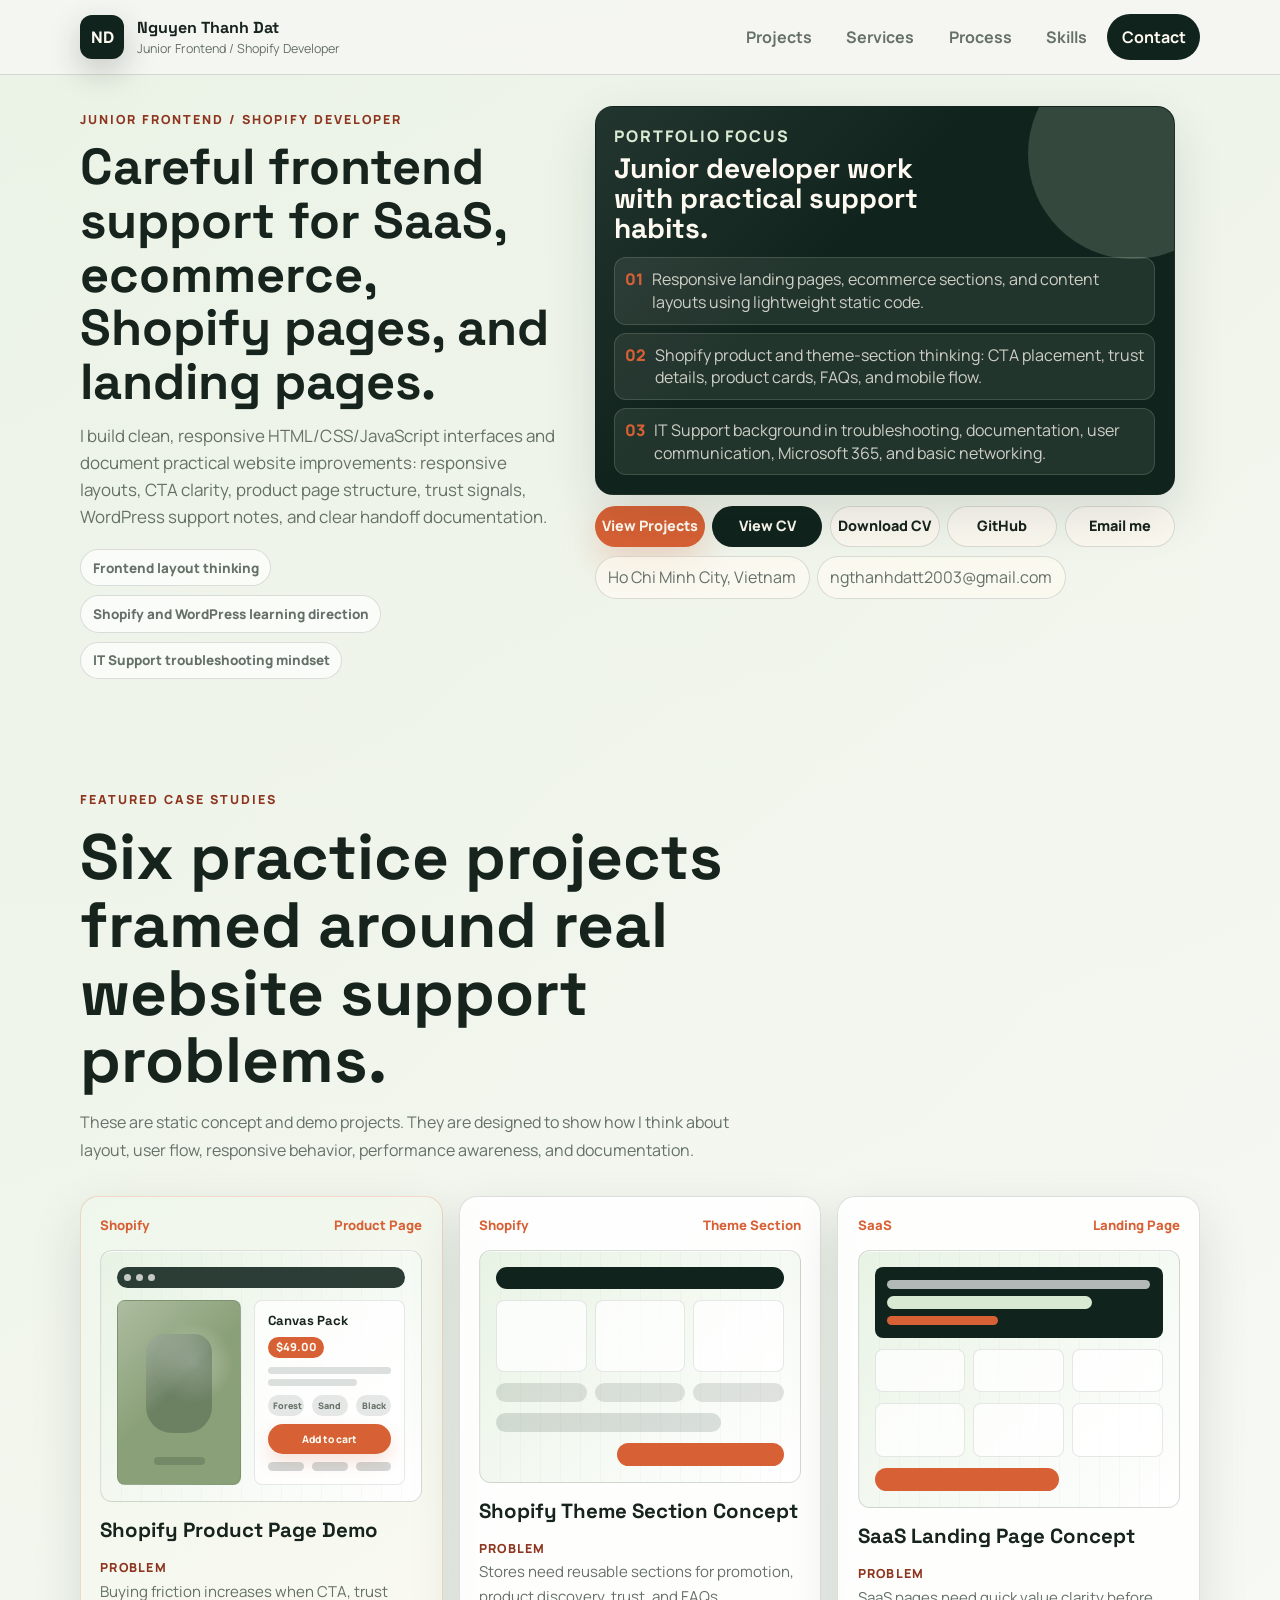
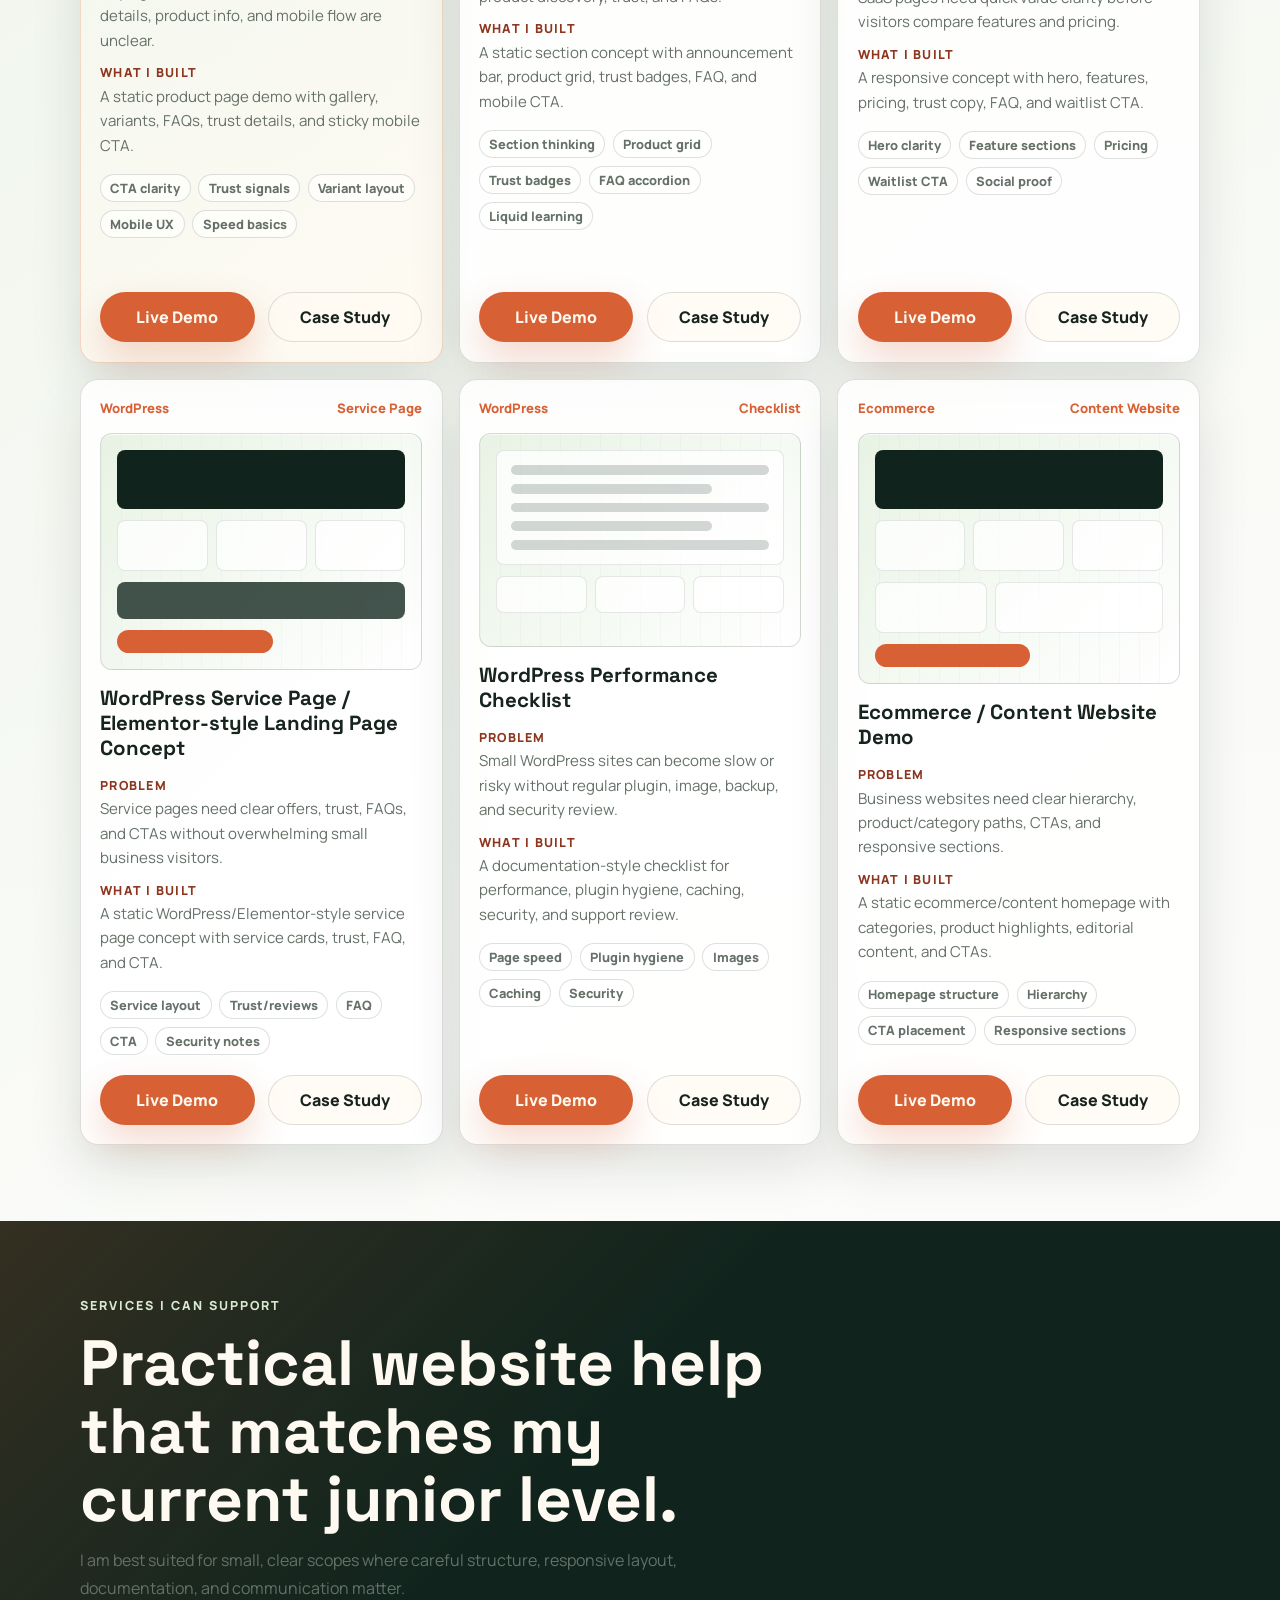
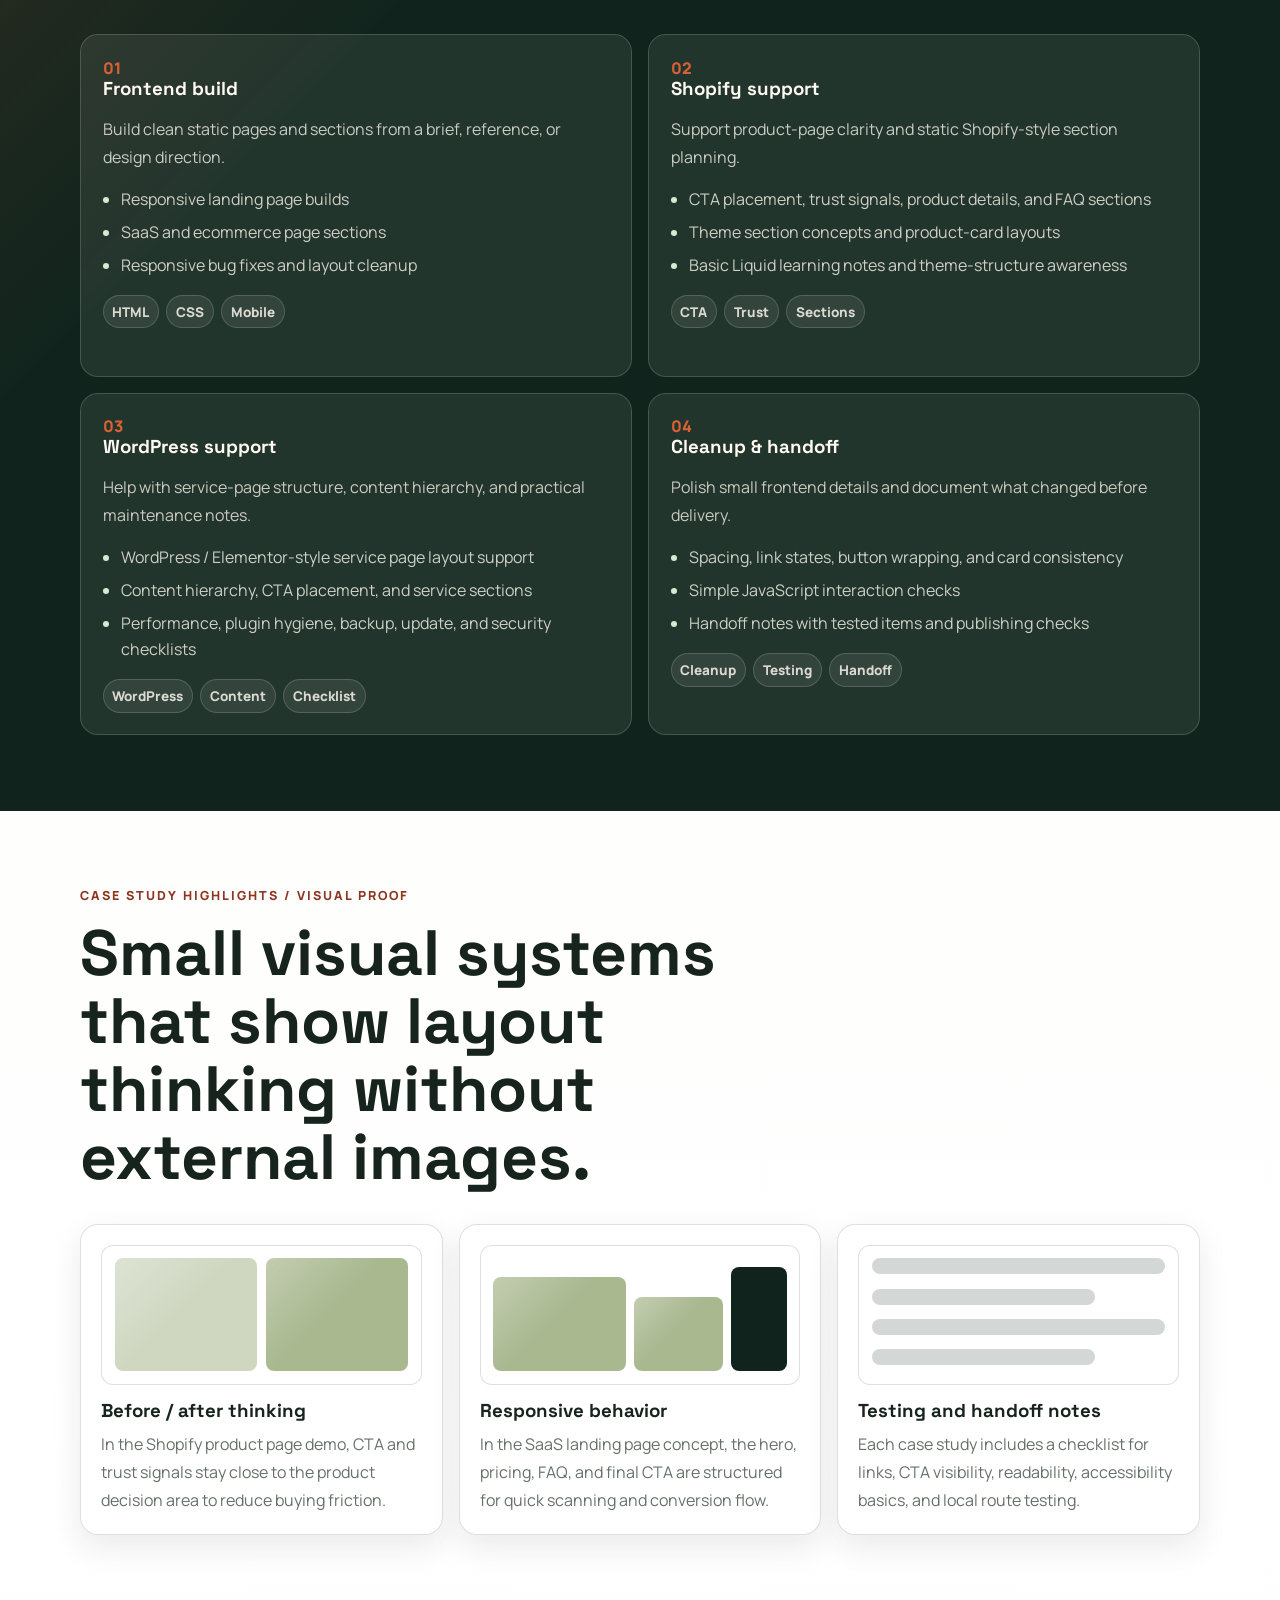
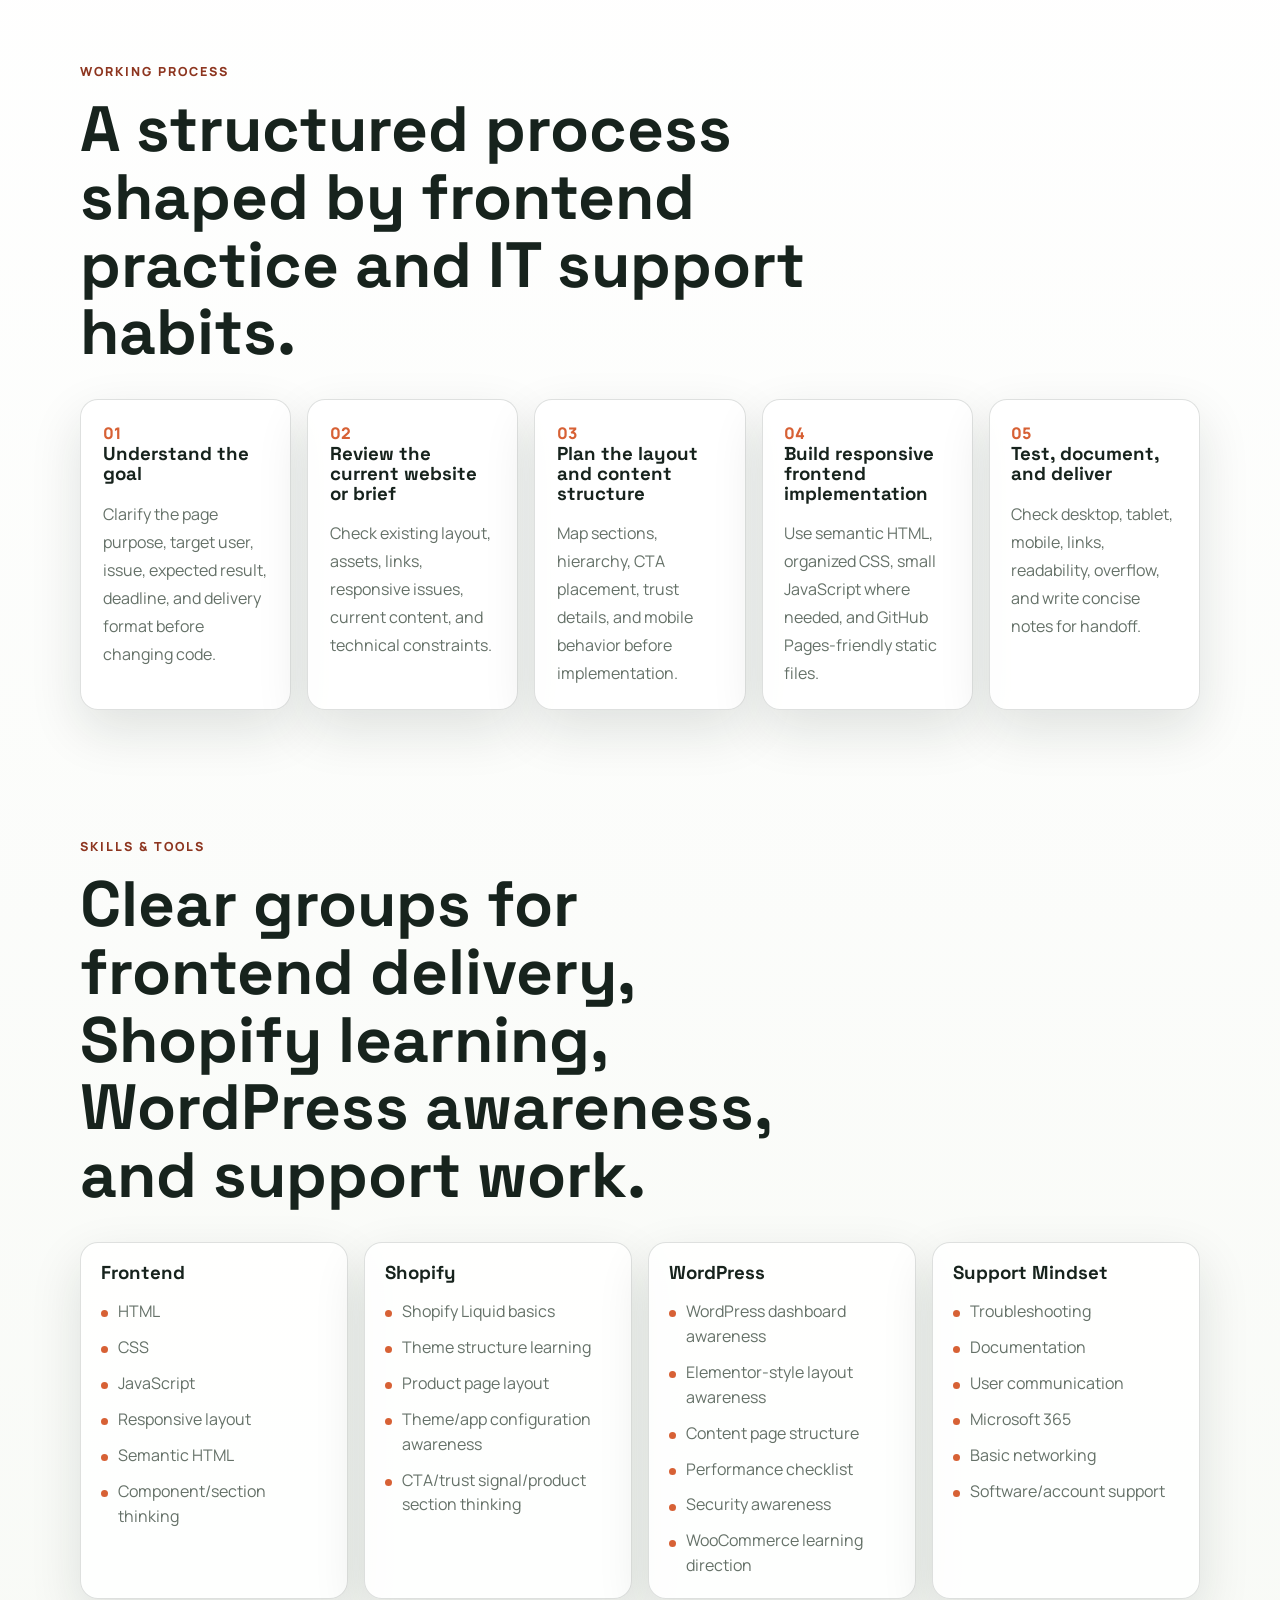
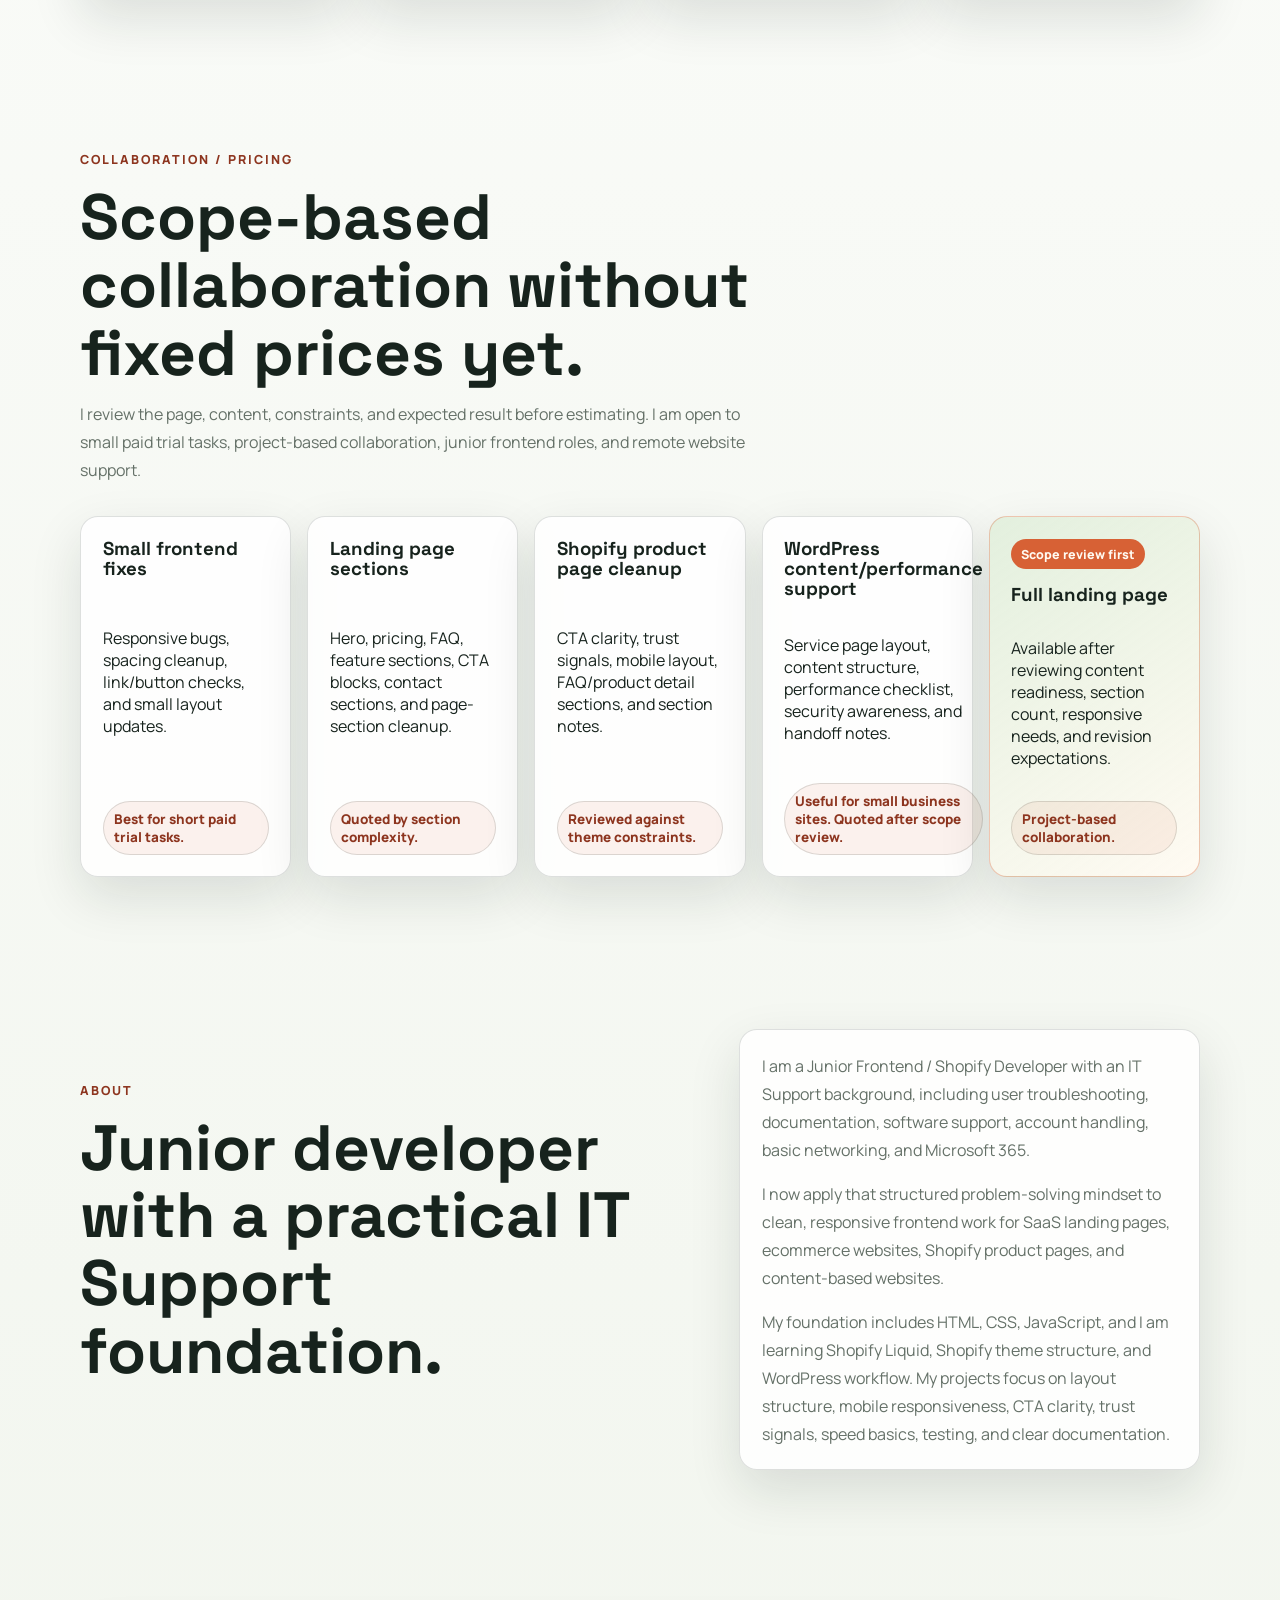
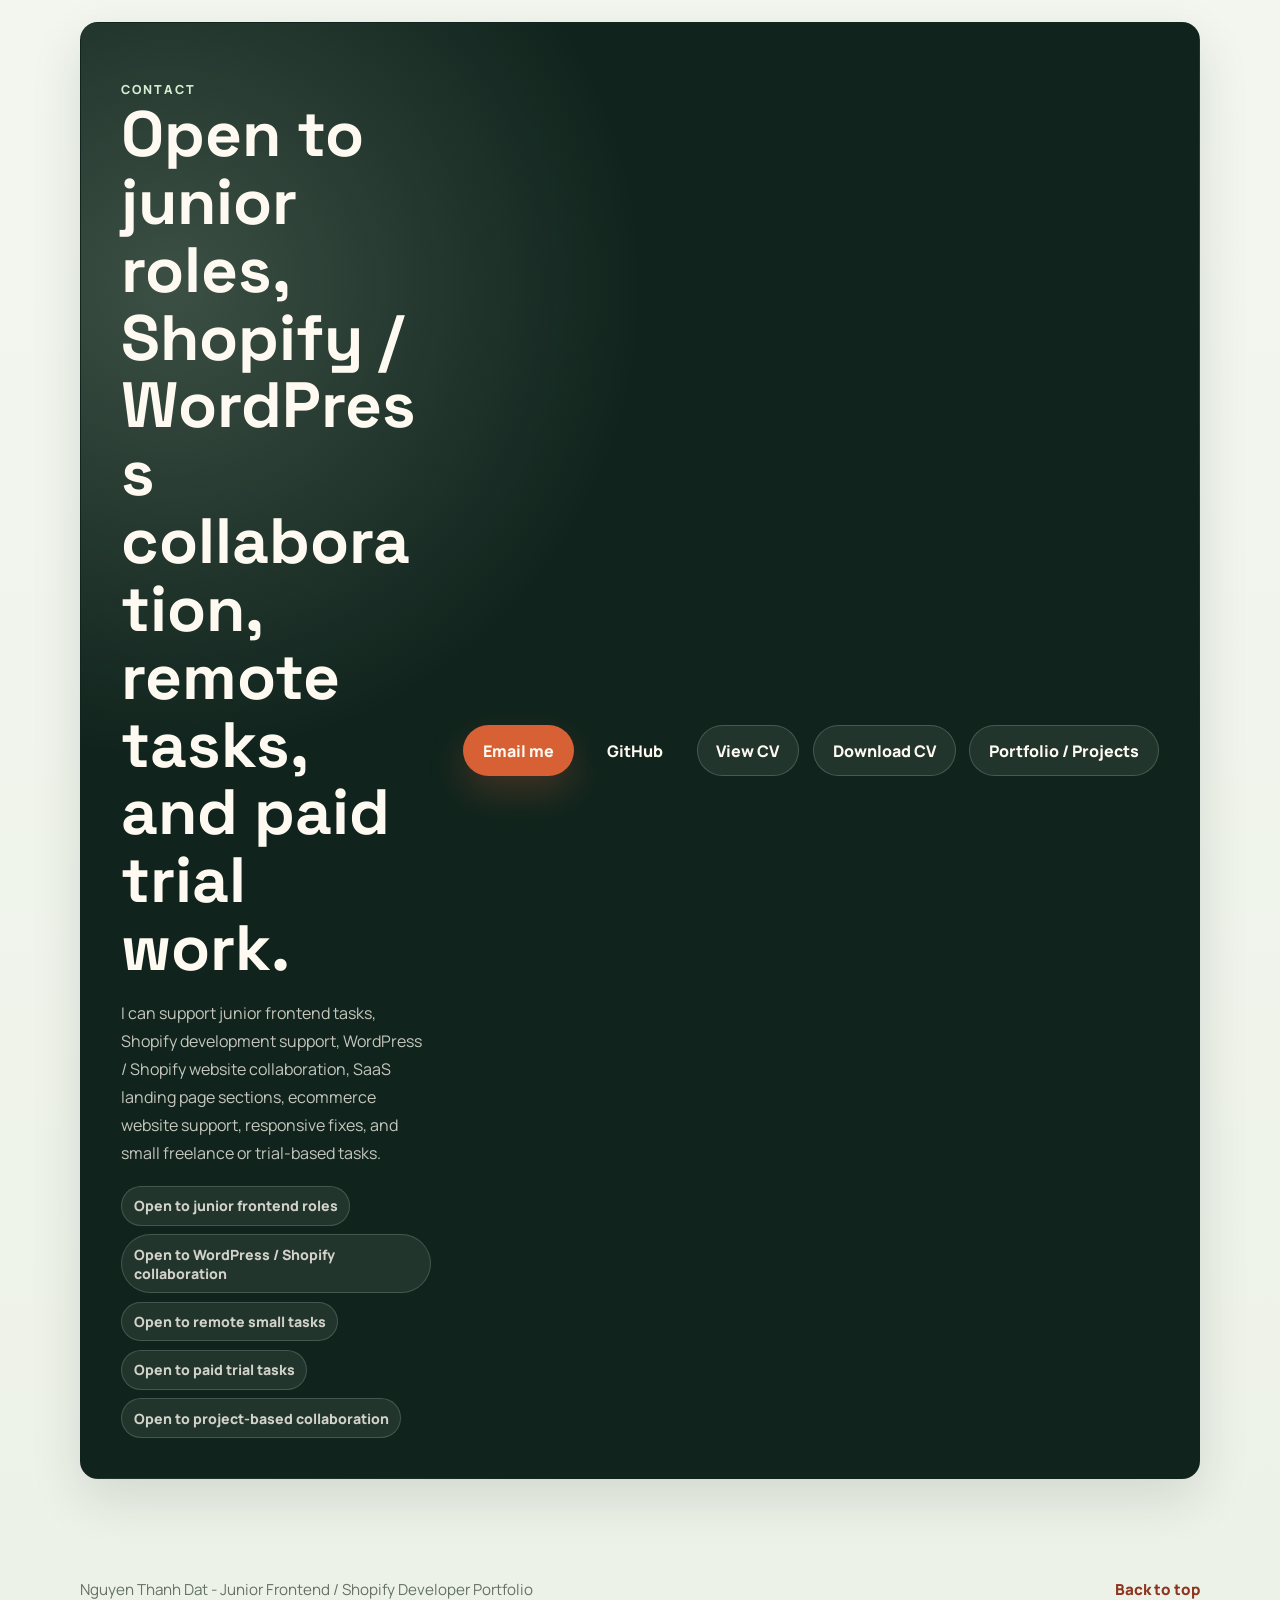
<file: index.html>
<!DOCTYPE html>
<html lang="en">
  <head>
    <meta charset="UTF-8" />
    <meta name="viewport" content="width=device-width, initial-scale=1.0" />
    <meta
      name="description"
      content="Portfolio of Nguyen Thanh Dat, a Junior Frontend / Shopify Developer with IT Support background, focused on responsive SaaS, ecommerce, Shopify, WordPress, and landing page support."
    />
    <title>Nguyen Thanh Dat | Junior Frontend / Shopify Developer Portfolio</title>
    <link rel="canonical" href="https://liam4503.github.io/shopify-frontend-portfolio/" />
    <meta name="robots" content="index, follow" />
    <meta name="author" content="Nguyen Thanh Dat" />
    <meta property="og:title" content="Nguyen Thanh Dat | Junior Frontend / Shopify Developer Portfolio" />
    <meta
      property="og:description"
      content="Junior frontend portfolio for Shopify, WordPress, SaaS landing pages, ecommerce sections, responsive fixes, documentation, and website collaboration support."
    />
    <meta property="og:type" content="website" />
    <meta property="og:url" content="https://liam4503.github.io/shopify-frontend-portfolio/" />
    <meta property="og:image" content="https://liam4503.github.io/shopify-frontend-portfolio/assets/og-image.png" />
    <meta property="og:image:width" content="1200" />
    <meta property="og:image:height" content="630" />
    <meta property="og:image:alt" content="Nguyen Thanh Dat Junior Frontend and Shopify Developer portfolio preview" />
    <meta property="og:site_name" content="Nguyen Thanh Dat Portfolio" />
    <meta name="twitter:card" content="summary_large_image" />
    <meta name="twitter:title" content="Nguyen Thanh Dat | Junior Frontend / Shopify Developer Portfolio" />
    <meta
      name="twitter:description"
      content="Junior frontend portfolio for Shopify, WordPress, SaaS landing pages, ecommerce sections, responsive fixes, documentation, and website collaboration support."
    />
    <meta name="twitter:image" content="https://liam4503.github.io/shopify-frontend-portfolio/assets/og-image.png" />
    <meta name="twitter:image:alt" content="Nguyen Thanh Dat Junior Frontend and Shopify Developer portfolio preview" />
    <link rel="preconnect" href="https://fonts.googleapis.com" />
    <link rel="preconnect" href="https://fonts.gstatic.com" crossorigin />
    <link
      href="https://fonts.googleapis.com/css2?family=Manrope:wght@400;500;600;700;800&family=Space+Grotesk:wght@500;600;700&display=swap"
      rel="stylesheet"
    />
    <link rel="stylesheet" href="./styles.css" />
  </head>
  <body>
    <a class="skip-link" href="#main">Skip to content</a>

    <header class="site-header">
      <div class="container nav-wrap">
        <a class="brand" href="./index.html#home" aria-label="Nguyen Thanh Dat home">
          <span class="brand-mark">ND</span>
          <span>
            <strong>Nguyen Thanh Dat</strong>
            <small>Junior Frontend / Shopify Developer</small>
          </span>
        </a>

        <button
          class="nav-toggle"
          type="button"
          aria-label="Open navigation"
          aria-controls="primary-nav"
          aria-expanded="false"
        >
          <span></span>
          <span></span>
          <span></span>
        </button>

        <nav class="site-nav" id="primary-nav" aria-label="Primary navigation">
          <a href="./index.html#projects">Projects</a>
          <a href="./index.html#services">Services</a>
          <a href="./index.html#process">Process</a>
          <a href="./index.html#skills">Skills</a>
          <a class="nav-button" href="./index.html#contact">Contact</a>
        </nav>
      </div>
    </header>

    <main id="main">
      <section class="hero section" id="home">
        <div class="container hero-grid">
          <div class="hero-copy reveal">
            <p class="eyebrow">Junior Frontend / Shopify Developer</p>
            <h1>Careful frontend support for SaaS, ecommerce, Shopify pages, and landing pages.</h1>
            <p class="hero-text">
              I build clean, responsive HTML/CSS/JavaScript interfaces and document
              practical website improvements: responsive layouts, CTA clarity, product
              page structure, trust signals, WordPress support notes, and clear handoff
              documentation.
            </p>
            <ul class="hero-proof-list" aria-label="Portfolio positioning">
              <li>Frontend layout thinking</li>
              <li>Shopify and WordPress learning direction</li>
              <li>IT Support troubleshooting mindset</li>
            </ul>
          </div>

          <div class="hero-right reveal reveal-delay">
            <aside class="hero-card" aria-label="Portfolio focus summary">
              <p class="card-kicker">Portfolio Focus</p>
              <h2>Junior developer work with practical support habits.</h2>
              <div class="focus-list">
                <article>
                  <span>01</span>
                  <p>Responsive landing pages, ecommerce sections, and content layouts using lightweight static code.</p>
                </article>
                <article>
                  <span>02</span>
                  <p>Shopify product and theme-section thinking: CTA placement, trust details, product cards, FAQs, and mobile flow.</p>
                </article>
                <article>
                  <span>03</span>
                  <p>IT Support background in troubleshooting, documentation, user communication, Microsoft 365, and basic networking.</p>
                </article>
              </div>
            </aside>

            <div class="hero-side-panel" aria-label="Hero actions and contact information">
              <div class="hero-actions">
                <a class="button button-primary" href="#projects">View Projects</a>
                <a class="button button-secondary" href="./cv.html">View CV</a>
                <a class="button button-ghost" href="./Nguyen_Thanh_Dat_CV.pdf" download>Download CV</a>
                <a class="button button-ghost" href="https://github.com/Liam4503" target="_blank" rel="noreferrer">GitHub</a>
                <a class="button button-ghost" href="mailto:ngthanhdatt2003@gmail.com">Email me</a>
              </div>
              <ul class="contact-strip" aria-label="Contact information">
                <li>Ho Chi Minh City, Vietnam</li>
                <li><a href="mailto:ngthanhdatt2003@gmail.com">ngthanhdatt2003@gmail.com</a></li>
              </ul>
            </div>
          </div>
        </div>
      </section>

      <section class="section" id="projects">
        <div class="container">
          <div class="section-heading reveal">
            <p class="eyebrow">Featured Case Studies</p>
            <h2>Six practice projects framed around real website support problems.</h2>
            <p>
              These are static concept and demo projects. They are designed to
              show how I think about layout, user flow, responsive behavior,
              performance awareness, and documentation.
            </p>
          </div>

          <div class="projects-grid projects-grid-six">
            <article class="project-card project-card-featured reveal">
              <div class="project-topline">
                <span>Shopify</span>
                <span>Product Page</span>
              </div>
              <div class="project-preview preview-product" aria-label="Shopify product page mockup preview">
                <div class="mock-browser-bar"><span></span><span></span><span></span></div>
                <div class="mock-product-grid">
                  <div class="mock-product-image"></div>
                  <div class="mock-product-info">
                    <div class="mock-product-title">Canvas Pack</div>
                    <div class="mock-product-price">$49.00</div>
                    <div class="mock-copy-lines" aria-hidden="true">
                      <span></span><span></span>
                    </div>
                    <div class="mock-variants" aria-hidden="true">
                      <span>Forest</span><span>Sand</span><span>Black</span>
                    </div>
                    <div class="mock-cta">Add to cart</div>
                    <div class="mock-trust" aria-hidden="true">
                      <span></span><span></span><span></span>
                    </div>
                  </div>
                </div>
              </div>
              <h3>Shopify Product Page Demo</h3>
              <dl class="project-summary-list">
                <div>
                  <dt>Problem</dt>
                  <dd>Buying friction increases when CTA, trust details, product info, and mobile flow are unclear.</dd>
                </div>
                <div>
                  <dt>What I built</dt>
                  <dd>A static product page demo with gallery, variants, FAQs, trust details, and sticky mobile CTA.</dd>
                </div>
              </dl>
              <div class="project-tags" aria-label="Focus areas">
                <span>CTA clarity</span>
                <span>Trust signals</span>
                <span>Variant layout</span>
                <span>Mobile UX</span>
                <span>Speed basics</span>
              </div>
              <div class="card-actions">
                <a class="button button-primary" href="./shopify-product-demo.html" aria-label="Live demo for Shopify Product Page Demo">Live Demo</a>
                <a class="button button-ghost" href="./shopify-product-page.html" aria-label="Case study for Shopify Product Page Demo">Case Study</a>
              </div>
            </article>

            <article class="project-card reveal">
              <div class="project-topline">
                <span>Shopify</span>
                <span>Theme Section</span>
              </div>
              <div class="project-preview preview-theme" aria-label="Shopify theme section mockup preview">
                <div class="mock-announcement"></div>
                <div class="mock-card-grid">
                  <span></span><span></span><span></span>
                </div>
                <div class="mock-badges"><i></i><i></i><i></i></div>
                <div class="mock-accordion-line"></div>
                <div class="mock-mobile-cta"></div>
              </div>
              <h3>Shopify Theme Section Concept</h3>
              <dl class="project-summary-list">
                <div>
                  <dt>Problem</dt>
                  <dd>Stores need reusable sections for promotion, product discovery, trust, and FAQs.</dd>
                </div>
                <div>
                  <dt>What I built</dt>
                  <dd>A static section concept with announcement bar, product grid, trust badges, FAQ, and mobile CTA.</dd>
                </div>
              </dl>
              <div class="project-tags" aria-label="Focus areas">
                <span>Section thinking</span>
                <span>Product grid</span>
                <span>Trust badges</span>
                <span>FAQ accordion</span>
                <span>Liquid learning</span>
              </div>
              <div class="card-actions">
                <a class="button button-primary" href="./shopify-theme-section.html#theme-demo" aria-label="Live demo for Shopify Theme Section Concept">Live Demo</a>
                <a class="button button-ghost" href="./shopify-theme-section.html" aria-label="Case study for Shopify Theme Section Concept">Case Study</a>
              </div>
            </article>

            <article class="project-card reveal">
              <div class="project-topline">
                <span>SaaS</span>
                <span>Landing Page</span>
              </div>
              <div class="project-preview preview-saas" aria-label="SaaS landing page mockup preview">
                <div class="mock-saas-hero">
                  <span></span>
                  <strong></strong>
                  <em></em>
                </div>
                <div class="mock-feature-row"><i></i><i></i><i></i></div>
                <div class="mock-pricing-row"><b></b><b></b><b></b></div>
                <div class="mock-waitlist"></div>
              </div>
              <h3>SaaS Landing Page Concept</h3>
              <dl class="project-summary-list">
                <div>
                  <dt>Problem</dt>
                  <dd>SaaS pages need quick value clarity before visitors compare features and pricing.</dd>
                </div>
                <div>
                  <dt>What I built</dt>
                  <dd>A responsive concept with hero, features, pricing, trust copy, FAQ, and waitlist CTA.</dd>
                </div>
              </dl>
              <div class="project-tags" aria-label="Focus areas">
                <span>Hero clarity</span>
                <span>Feature sections</span>
                <span>Pricing</span>
                <span>Waitlist CTA</span>
                <span>Social proof</span>
              </div>
              <div class="card-actions">
                <a class="button button-primary" href="./saas-landing-page.html#demo-preview" aria-label="Live demo for SaaS Landing Page Concept">Live Demo</a>
                <a class="button button-ghost" href="./saas-landing-page.html#case-study" aria-label="Case study for SaaS Landing Page Concept">Case Study</a>
              </div>
            </article>

            <article class="project-card reveal">
              <div class="project-topline">
                <span>WordPress</span>
                <span>Service Page</span>
              </div>
              <div class="project-preview preview-service" aria-label="WordPress service page mockup preview">
                <div class="mock-service-hero"></div>
                <div class="mock-service-cards"><span></span><span></span><span></span></div>
                <div class="mock-review-block"></div>
                <div class="mock-service-cta"></div>
              </div>
              <h3>WordPress Service Page / Elementor-style Landing Page Concept</h3>
              <dl class="project-summary-list">
                <div>
                  <dt>Problem</dt>
                  <dd>Service pages need clear offers, trust, FAQs, and CTAs without overwhelming small business visitors.</dd>
                </div>
                <div>
                  <dt>What I built</dt>
                  <dd>A static WordPress/Elementor-style service page concept with service cards, trust, FAQ, and CTA.</dd>
                </div>
              </dl>
              <div class="project-tags" aria-label="Focus areas">
                <span>Service layout</span>
                <span>Trust/reviews</span>
                <span>FAQ</span>
                <span>CTA</span>
                <span>Security notes</span>
              </div>
              <div class="card-actions">
                <a class="button button-primary" href="./wordpress-service-page.html#service-demo" aria-label="Live demo for WordPress Service Page Concept">Live Demo</a>
                <a class="button button-ghost" href="./wordpress-service-page.html" aria-label="Case study for WordPress Service Page Concept">Case Study</a>
              </div>
            </article>

            <article class="project-card reveal">
              <div class="project-topline">
                <span>WordPress</span>
                <span>Checklist</span>
              </div>
              <div class="project-preview preview-checklist" aria-label="WordPress checklist mockup preview">
                <div class="mock-checklist-card">
                  <span></span><span></span><span></span><span></span><span></span>
                </div>
                <div class="mock-status-row"><i></i><i></i><i></i></div>
              </div>
              <h3>WordPress Performance Checklist</h3>
              <dl class="project-summary-list">
                <div>
                  <dt>Problem</dt>
                  <dd>Small WordPress sites can become slow or risky without regular plugin, image, backup, and security review.</dd>
                </div>
                <div>
                  <dt>What I built</dt>
                  <dd>A documentation-style checklist for performance, plugin hygiene, caching, security, and support review.</dd>
                </div>
              </dl>
              <div class="project-tags" aria-label="Focus areas">
                <span>Page speed</span>
                <span>Plugin hygiene</span>
                <span>Images</span>
                <span>Caching</span>
                <span>Security</span>
              </div>
              <div class="card-actions">
                <a class="button button-primary" href="./wordpress-performance-checklist.html#checklist-demo" aria-label="Live demo for WordPress Performance Checklist">Live Demo</a>
                <a class="button button-ghost" href="./wordpress-performance-checklist.html" aria-label="Case study for WordPress Performance Checklist">Case Study</a>
              </div>
            </article>

            <article class="project-card reveal">
              <div class="project-topline">
                <span>Ecommerce</span>
                <span>Content Website</span>
              </div>
              <div class="project-preview preview-content" aria-label="Ecommerce content website mockup preview">
                <div class="mock-content-hero"></div>
                <div class="mock-category-row"><span></span><span></span><span></span></div>
                <div class="mock-content-split"><i></i><b></b></div>
                <div class="mock-content-cta"></div>
              </div>
              <h3>Ecommerce / Content Website Demo</h3>
              <dl class="project-summary-list">
                <div>
                  <dt>Problem</dt>
                  <dd>Business websites need clear hierarchy, product/category paths, CTAs, and responsive sections.</dd>
                </div>
                <div>
                  <dt>What I built</dt>
                  <dd>A static ecommerce/content homepage with categories, product highlights, editorial content, and CTAs.</dd>
                </div>
              </dl>
              <div class="project-tags" aria-label="Focus areas">
                <span>Homepage structure</span>
                <span>Hierarchy</span>
                <span>CTA placement</span>
                <span>Responsive sections</span>
              </div>
              <div class="card-actions">
                <a class="button button-primary" href="./ecommerce-content-website.html#demo-preview" aria-label="Live demo for Ecommerce Content Website Demo">Live Demo</a>
                <a class="button button-ghost" href="./ecommerce-content-website.html" aria-label="Case study for Ecommerce Content Website Demo">Case Study</a>
              </div>
            </article>
          </div>
        </div>
      </section>

      <section class="section services-section" id="services">
        <div class="container">
          <div class="section-heading reveal">
            <p class="eyebrow">Services I Can Support</p>
            <h2>Practical website help that matches my current junior level.</h2>
            <p>
              I am best suited for small, clear scopes where careful structure,
              responsive layout, documentation, and communication matter.
            </p>
          </div>

          <div class="services-grid services-grid-wide">
            <article class="service-card reveal">
              <span class="service-number">01</span>
              <h3>Frontend build</h3>
              <p>Build clean static pages and sections from a brief, reference, or design direction.</p>
              <ul class="service-list">
                <li>Responsive landing page builds</li>
                <li>SaaS and ecommerce page sections</li>
                <li>Responsive bug fixes and layout cleanup</li>
              </ul>
              <div class="service-tags"><span>HTML</span><span>CSS</span><span>Mobile</span></div>
            </article>
            <article class="service-card reveal">
              <span class="service-number">02</span>
              <h3>Shopify support</h3>
              <p>Support product-page clarity and static Shopify-style section planning.</p>
              <ul class="service-list">
                <li>CTA placement, trust signals, product details, and FAQ sections</li>
                <li>Theme section concepts and product-card layouts</li>
                <li>Basic Liquid learning notes and theme-structure awareness</li>
              </ul>
              <div class="service-tags"><span>CTA</span><span>Trust</span><span>Sections</span></div>
            </article>
            <article class="service-card reveal">
              <span class="service-number">03</span>
              <h3>WordPress support</h3>
              <p>Help with service-page structure, content hierarchy, and practical maintenance notes.</p>
              <ul class="service-list">
                <li>WordPress / Elementor-style service page layout support</li>
                <li>Content hierarchy, CTA placement, and service sections</li>
                <li>Performance, plugin hygiene, backup, update, and security checklists</li>
              </ul>
              <div class="service-tags"><span>WordPress</span><span>Content</span><span>Checklist</span></div>
            </article>
            <article class="service-card reveal">
              <span class="service-number">04</span>
              <h3>Cleanup &amp; handoff</h3>
              <p>Polish small frontend details and document what changed before delivery.</p>
              <ul class="service-list">
                <li>Spacing, link states, button wrapping, and card consistency</li>
                <li>Simple JavaScript interaction checks</li>
                <li>Handoff notes with tested items and publishing checks</li>
              </ul>
              <div class="service-tags"><span>Cleanup</span><span>Testing</span><span>Handoff</span></div>
            </article>
          </div>
        </div>
      </section>

      <section class="section" id="proof">
        <div class="container">
          <div class="section-heading reveal">
            <p class="eyebrow">Case Study Highlights / Visual Proof</p>
            <h2>Small visual systems that show layout thinking without external images.</h2>
          </div>
          <div class="proof-grid">
            <article class="proof-card reveal">
              <div class="proof-visual proof-before-after" aria-hidden="true">
                <span></span>
                <span></span>
              </div>
              <h3>Before / after thinking</h3>
              <p>In the Shopify product page demo, CTA and trust signals stay close to the product decision area to reduce buying friction.</p>
            </article>
            <article class="proof-card reveal">
              <div class="proof-visual proof-responsive" aria-hidden="true">
                <span></span>
                <span></span>
                <span></span>
              </div>
              <h3>Responsive behavior</h3>
              <p>In the SaaS landing page concept, the hero, pricing, FAQ, and final CTA are structured for quick scanning and conversion flow.</p>
            </article>
            <article class="proof-card reveal">
              <div class="proof-visual proof-checks" aria-hidden="true">
                <span></span>
                <span></span>
                <span></span>
                <span></span>
              </div>
              <h3>Testing and handoff notes</h3>
              <p>Each case study includes a checklist for links, CTA visibility, readability, accessibility basics, and local route testing.</p>
            </article>
          </div>
        </div>
      </section>

      <section class="section section-tight" id="process">
        <div class="container">
          <div class="section-heading reveal">
            <p class="eyebrow">Working Process</p>
            <h2>A structured process shaped by frontend practice and IT support habits.</h2>
          </div>

          <div class="steps-grid process-grid">
            <article class="step-card reveal">
              <span>01</span>
              <h3>Understand the goal</h3>
              <p>Clarify the page purpose, target user, issue, expected result, deadline, and delivery format before changing code.</p>
            </article>
            <article class="step-card reveal">
              <span>02</span>
              <h3>Review the current website or brief</h3>
              <p>Check existing layout, assets, links, responsive issues, current content, and technical constraints.</p>
            </article>
            <article class="step-card reveal">
              <span>03</span>
              <h3>Plan the layout and content structure</h3>
              <p>Map sections, hierarchy, CTA placement, trust details, and mobile behavior before implementation.</p>
            </article>
            <article class="step-card reveal">
              <span>04</span>
              <h3>Build responsive frontend implementation</h3>
              <p>Use semantic HTML, organized CSS, small JavaScript where needed, and GitHub Pages-friendly static files.</p>
            </article>
            <article class="step-card reveal">
              <span>05</span>
              <h3>Test, document, and deliver</h3>
              <p>Check desktop, tablet, mobile, links, readability, overflow, and write concise notes for handoff.</p>
            </article>
          </div>
        </div>
      </section>

      <section class="section" id="skills">
        <div class="container">
          <div class="section-heading reveal">
            <p class="eyebrow">Skills & Tools</p>
            <h2>Clear groups for frontend delivery, Shopify learning, WordPress awareness, and support work.</h2>
          </div>

          <div class="skills-grid skills-grid-four">
            <article class="skill-group reveal">
              <h3>Frontend</h3>
              <ul>
                <li>HTML</li>
                <li>CSS</li>
                <li>JavaScript</li>
                <li>Responsive layout</li>
                <li>Semantic HTML</li>
                <li>Component/section thinking</li>
              </ul>
            </article>
            <article class="skill-group reveal">
              <h3>Shopify</h3>
              <ul>
                <li>Shopify Liquid basics</li>
                <li>Theme structure learning</li>
                <li>Product page layout</li>
                <li>Theme/app configuration awareness</li>
                <li>CTA/trust signal/product section thinking</li>
              </ul>
            </article>
            <article class="skill-group reveal">
              <h3>WordPress</h3>
              <ul>
                <li>WordPress dashboard awareness</li>
                <li>Elementor-style layout awareness</li>
                <li>Content page structure</li>
                <li>Performance checklist</li>
                <li>Security awareness</li>
                <li>WooCommerce learning direction</li>
              </ul>
            </article>
            <article class="skill-group reveal">
              <h3>Support Mindset</h3>
              <ul>
                <li>Troubleshooting</li>
                <li>Documentation</li>
                <li>User communication</li>
                <li>Microsoft 365</li>
                <li>Basic networking</li>
                <li>Software/account support</li>
              </ul>
            </article>
          </div>
        </div>
      </section>

      <section class="section collaboration-section" id="collaboration">
        <div class="container">
          <div class="section-heading reveal">
            <p class="eyebrow">Collaboration / Pricing</p>
            <h2>Scope-based collaboration without fixed prices yet.</h2>
            <p>
              I review the page, content, constraints, and expected result before
              estimating. I am open to small paid trial tasks, project-based
              collaboration, junior frontend roles, and remote website support.
            </p>
          </div>

          <div class="pricing-grid collaboration-grid">
            <article class="pricing-card reveal">
              <h3>Small frontend fixes</h3>
              <p>Responsive bugs, spacing cleanup, link/button checks, and small layout updates.</p>
              <span class="scope-note">Best for short paid trial tasks.</span>
            </article>
            <article class="pricing-card reveal">
              <h3>Landing page sections</h3>
              <p>Hero, pricing, FAQ, feature sections, CTA blocks, contact sections, and page-section cleanup.</p>
              <span class="scope-note">Quoted by section complexity.</span>
            </article>
            <article class="pricing-card reveal">
              <h3>Shopify product page cleanup</h3>
              <p>CTA clarity, trust signals, mobile layout, FAQ/product detail sections, and section notes.</p>
              <span class="scope-note">Reviewed against theme constraints.</span>
            </article>
            <article class="pricing-card reveal">
              <h3>WordPress content/performance support</h3>
              <p>Service page layout, content structure, performance checklist, security awareness, and handoff notes.</p>
              <span class="scope-note">Useful for small business sites. Quoted after scope review.</span>
            </article>
            <article class="pricing-card pricing-card-featured reveal">
              <span class="plan-badge">Scope review first</span>
              <h3>Full landing page</h3>
              <p>Available after reviewing content readiness, section count, responsive needs, and revision expectations.</p>
              <span class="scope-note">Project-based collaboration.</span>
            </article>
          </div>
        </div>
      </section>

      <section class="section about-section" id="about">
        <div class="container split-layout">
          <div class="section-heading reveal">
            <p class="eyebrow">About</p>
            <h2>Junior developer with a practical IT Support foundation.</h2>
          </div>
          <div class="text-card reveal reveal-delay">
            <p>
              I am a Junior Frontend / Shopify Developer with an IT Support
              background, including user troubleshooting, documentation,
              software support, account handling, basic networking, and
              Microsoft 365.
            </p>
            <p>
              I now apply that structured problem-solving mindset to clean,
              responsive frontend work for SaaS landing pages, ecommerce
              websites, Shopify product pages, and content-based websites.
            </p>
            <p>
              My foundation includes HTML, CSS, JavaScript, and I am learning
              Shopify Liquid, Shopify theme structure, and WordPress workflow.
              My projects focus on layout structure, mobile responsiveness,
              CTA clarity, trust signals, speed basics, testing, and clear
              documentation.
            </p>
          </div>
        </div>
      </section>

      <section class="section contact-section" id="contact">
        <div class="container contact-panel reveal">
          <div>
            <p class="eyebrow">Contact</p>
            <h2>Open to junior roles, Shopify / WordPress collaboration, remote tasks, and paid trial work.</h2>
            <p>
              I can support junior frontend tasks, Shopify development support,
              WordPress / Shopify website collaboration, SaaS landing page
              sections, ecommerce website support, responsive fixes, and small
              freelance or trial-based tasks.
            </p>
            <ul class="contact-list" aria-label="Availability">
              <li>Open to junior frontend roles</li>
              <li>Open to WordPress / Shopify collaboration</li>
              <li>Open to remote small tasks</li>
              <li>Open to paid trial tasks</li>
              <li>Open to project-based collaboration</li>
            </ul>
          </div>
          <div class="contact-actions">
            <a class="button button-primary" href="mailto:ngthanhdatt2003@gmail.com">Email me</a>
            <a class="button button-secondary" href="https://github.com/Liam4503" target="_blank" rel="noreferrer">GitHub</a>
            <a class="button button-ghost" href="./cv.html">View CV</a>
            <a class="button button-ghost" href="./Nguyen_Thanh_Dat_CV.pdf" download>Download CV</a>
            <a class="button button-ghost" href="./index.html#projects">Portfolio / Projects</a>
          </div>
        </div>
      </section>
    </main>

    <footer class="site-footer">
      <div class="container footer-wrap">
        <p>Nguyen Thanh Dat - Junior Frontend / Shopify Developer Portfolio</p>
        <a href="#home">Back to top</a>
      </div>
    </footer>

    <script src="./script.js" defer></script>
  </body>
</html>
</file>
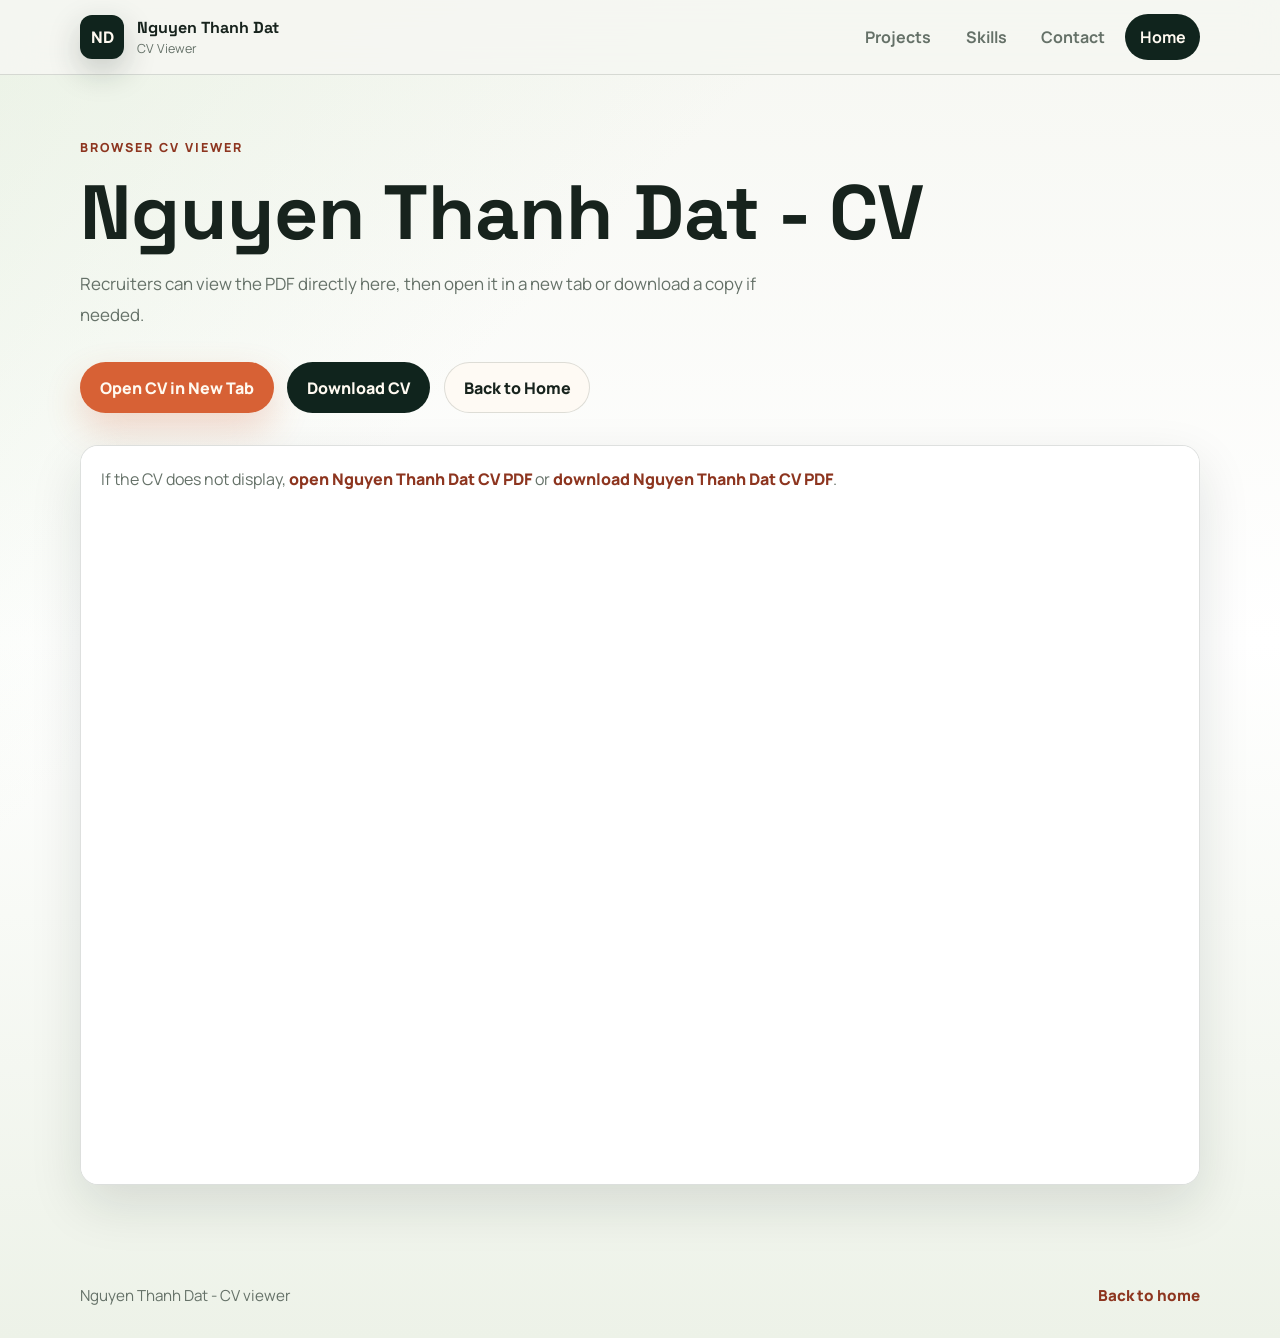
<file: cv.html>
<!DOCTYPE html>
<html lang="en">
  <head>
    <meta charset="UTF-8" />
    <meta name="viewport" content="width=device-width, initial-scale=1.0" />
    <meta
      name="description"
      content="View and download the CV of Nguyen Thanh Dat, a Junior Frontend / Shopify Developer focused on responsive frontend, Shopify pages, ecommerce websites, and SaaS landing pages."
    />
    <title>Nguyen Thanh Dat CV | Junior Frontend / Shopify Developer</title>
    <link rel="canonical" href="https://liam4503.github.io/shopify-frontend-portfolio/cv.html" />
    <meta name="robots" content="index, follow" />
    <meta name="author" content="Nguyen Thanh Dat" />
    <meta property="og:title" content="Nguyen Thanh Dat CV | Junior Frontend / Shopify Developer" />
    <meta
      property="og:description"
      content="View and download the CV of Nguyen Thanh Dat, a Junior Frontend / Shopify Developer focused on responsive frontend, Shopify pages, ecommerce websites, and SaaS landing pages."
    />
    <meta property="og:type" content="website" />
    <meta property="og:url" content="https://liam4503.github.io/shopify-frontend-portfolio/cv.html" />
    <meta property="og:image" content="https://liam4503.github.io/shopify-frontend-portfolio/assets/og-image.png" />
    <meta property="og:image:width" content="1200" />
    <meta property="og:image:height" content="630" />
    <meta property="og:image:alt" content="Nguyen Thanh Dat Junior Frontend and Shopify Developer portfolio preview" />
    <meta property="og:site_name" content="Nguyen Thanh Dat Portfolio" />
    <meta name="twitter:card" content="summary_large_image" />
    <meta name="twitter:title" content="Nguyen Thanh Dat CV | Junior Frontend / Shopify Developer" />
    <meta
      name="twitter:description"
      content="View and download the CV of Nguyen Thanh Dat, a Junior Frontend / Shopify Developer focused on responsive frontend, Shopify pages, ecommerce websites, and SaaS landing pages."
    />
    <meta name="twitter:image" content="https://liam4503.github.io/shopify-frontend-portfolio/assets/og-image.png" />
    <meta name="twitter:image:alt" content="Nguyen Thanh Dat Junior Frontend and Shopify Developer portfolio preview" />
    <link rel="preconnect" href="https://fonts.googleapis.com" />
    <link rel="preconnect" href="https://fonts.gstatic.com" crossorigin />
    <link
      href="https://fonts.googleapis.com/css2?family=Manrope:wght@400;500;600;700;800&family=Space+Grotesk:wght@500;600;700&display=swap"
      rel="stylesheet"
    />
    <link rel="stylesheet" href="./styles.css" />
  </head>
  <body>
    <a class="skip-link" href="#main">Skip to content</a>

    <header class="site-header">
      <div class="container nav-wrap">
        <a class="brand" href="./index.html#home" aria-label="Back to portfolio home">
          <span class="brand-mark">ND</span>
          <span>
            <strong>Nguyen Thanh Dat</strong>
            <small>CV Viewer</small>
          </span>
        </a>

        <button
          class="nav-toggle"
          type="button"
          aria-label="Open navigation"
          aria-controls="primary-nav"
          aria-expanded="false"
        >
          <span></span>
          <span></span>
          <span></span>
        </button>

        <nav class="site-nav" id="primary-nav" aria-label="Primary navigation">
          <a href="./index.html#projects">Projects</a>
          <a href="./index.html#skills">Skills</a>
          <a href="./index.html#contact">Contact</a>
          <a class="nav-button" href="./index.html">Home</a>
        </nav>
      </div>
    </header>

    <main id="main">
      <section class="section cv-section">
        <div class="container">
          <div class="cv-heading reveal">
            <p class="eyebrow">Browser CV Viewer</p>
            <h1>Nguyen Thanh Dat - CV</h1>
            <p class="hero-text">
              Recruiters can view the PDF directly here, then open it in a new
              tab or download a copy if needed.
            </p>
            <div class="hero-actions">
              <a class="button button-primary" href="./Nguyen_Thanh_Dat_CV.pdf" target="_blank" rel="noreferrer">Open CV in New Tab</a>
              <a class="button button-secondary" href="./Nguyen_Thanh_Dat_CV.pdf" download>Download CV</a>
              <a class="button button-ghost" href="./index.html">Back to Home</a>
            </div>
          </div>

          <div class="cv-viewer reveal reveal-delay">
            <object data="./Nguyen_Thanh_Dat_CV.pdf" type="application/pdf" aria-label="Nguyen Thanh Dat CV PDF viewer">
              <p>
                If the CV does not display,
                <a href="./Nguyen_Thanh_Dat_CV.pdf" target="_blank" rel="noreferrer">open Nguyen Thanh Dat CV PDF</a>
                or
                <a href="./Nguyen_Thanh_Dat_CV.pdf" download>download Nguyen Thanh Dat CV PDF</a>.
              </p>
            </object>
          </div>
        </div>
      </section>
    </main>

    <footer class="site-footer">
      <div class="container footer-wrap">
        <p>Nguyen Thanh Dat - CV viewer</p>
        <a href="./index.html">Back to home</a>
      </div>
    </footer>

    <script src="./script.js" defer></script>
  </body>
</html>
</file>
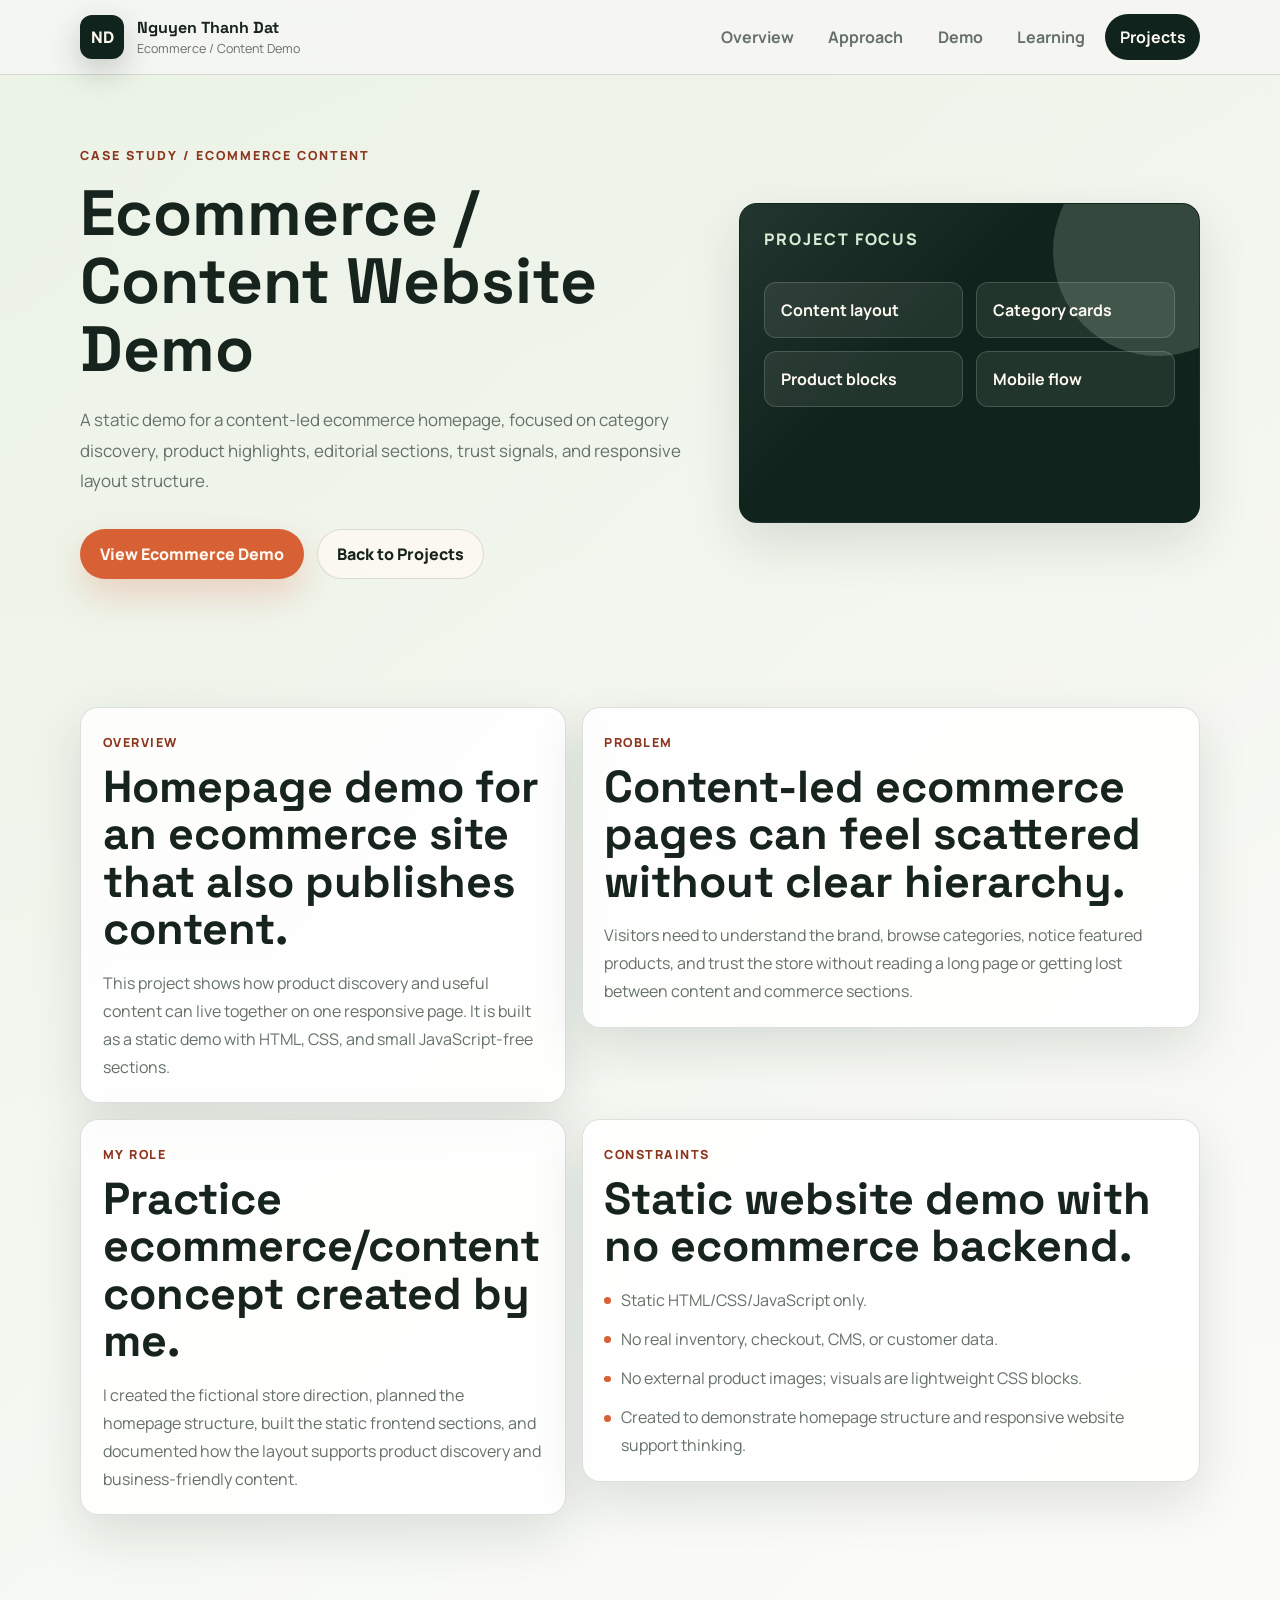
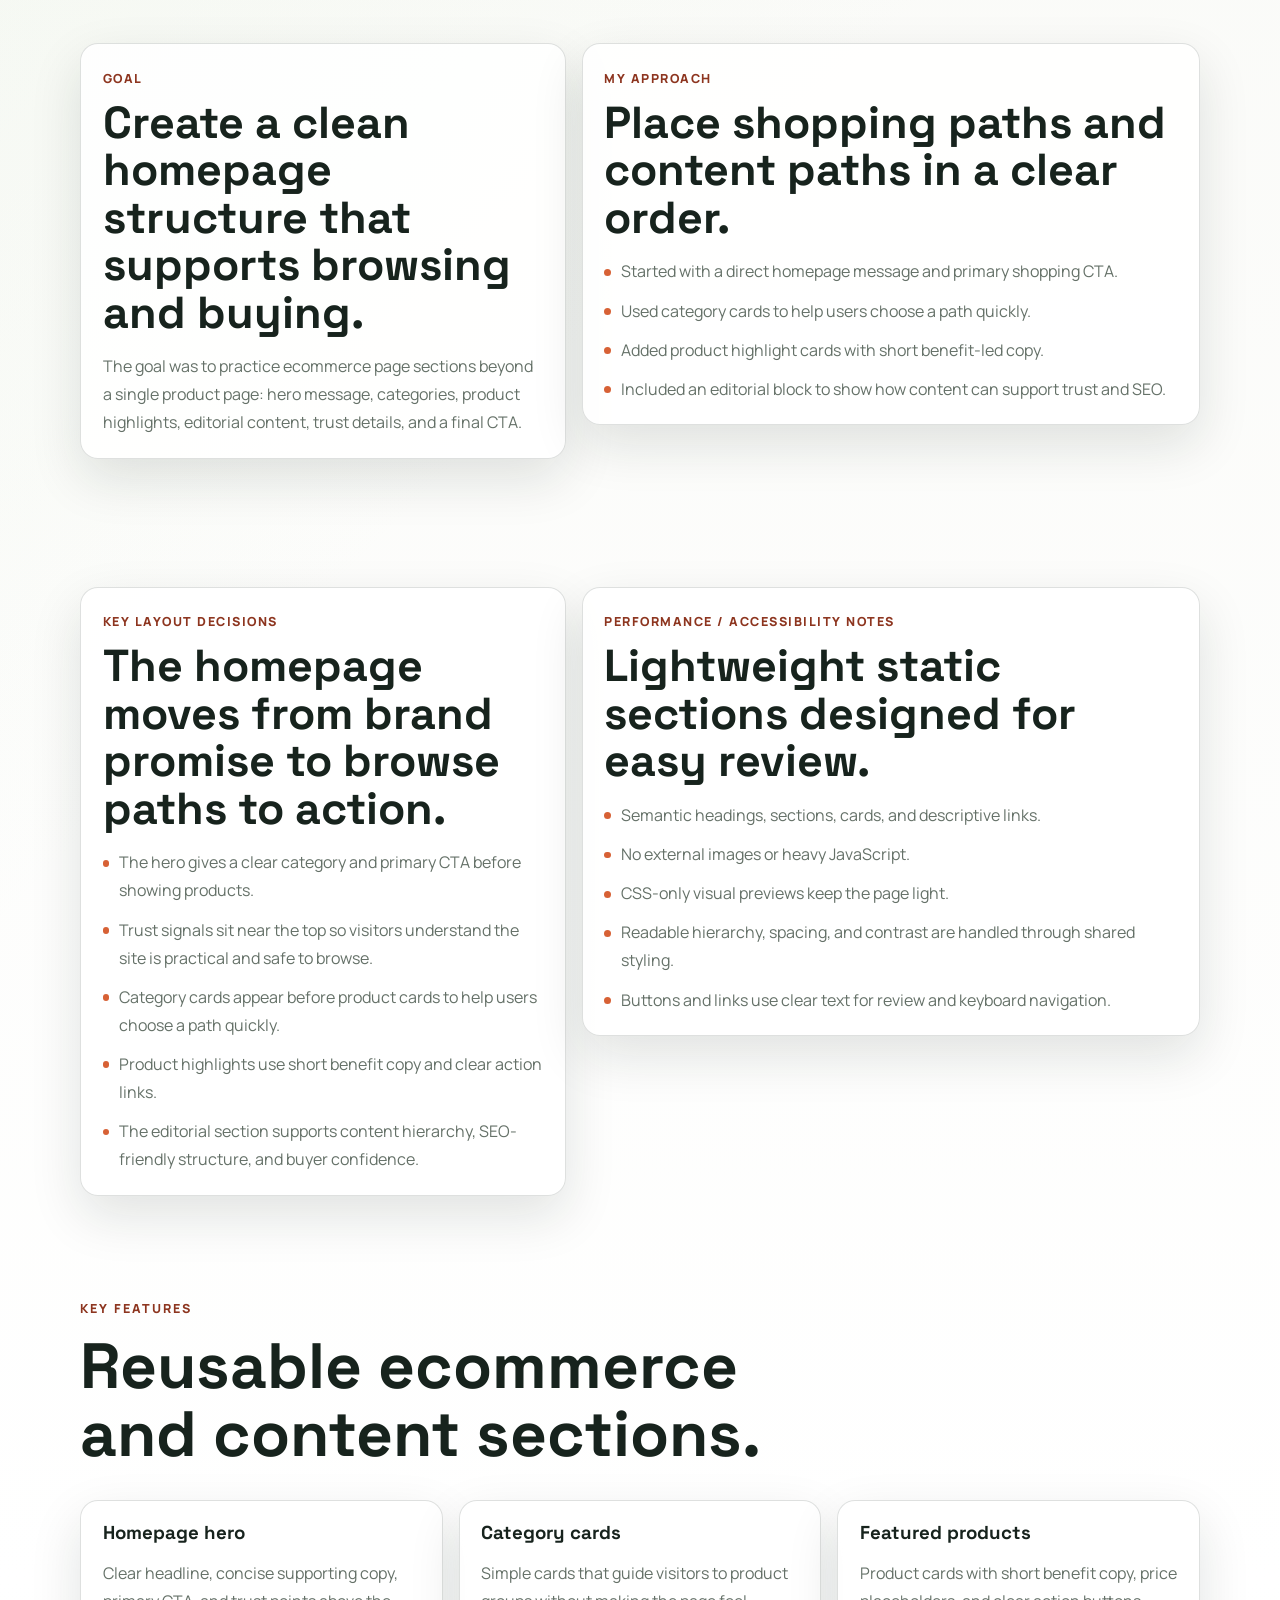
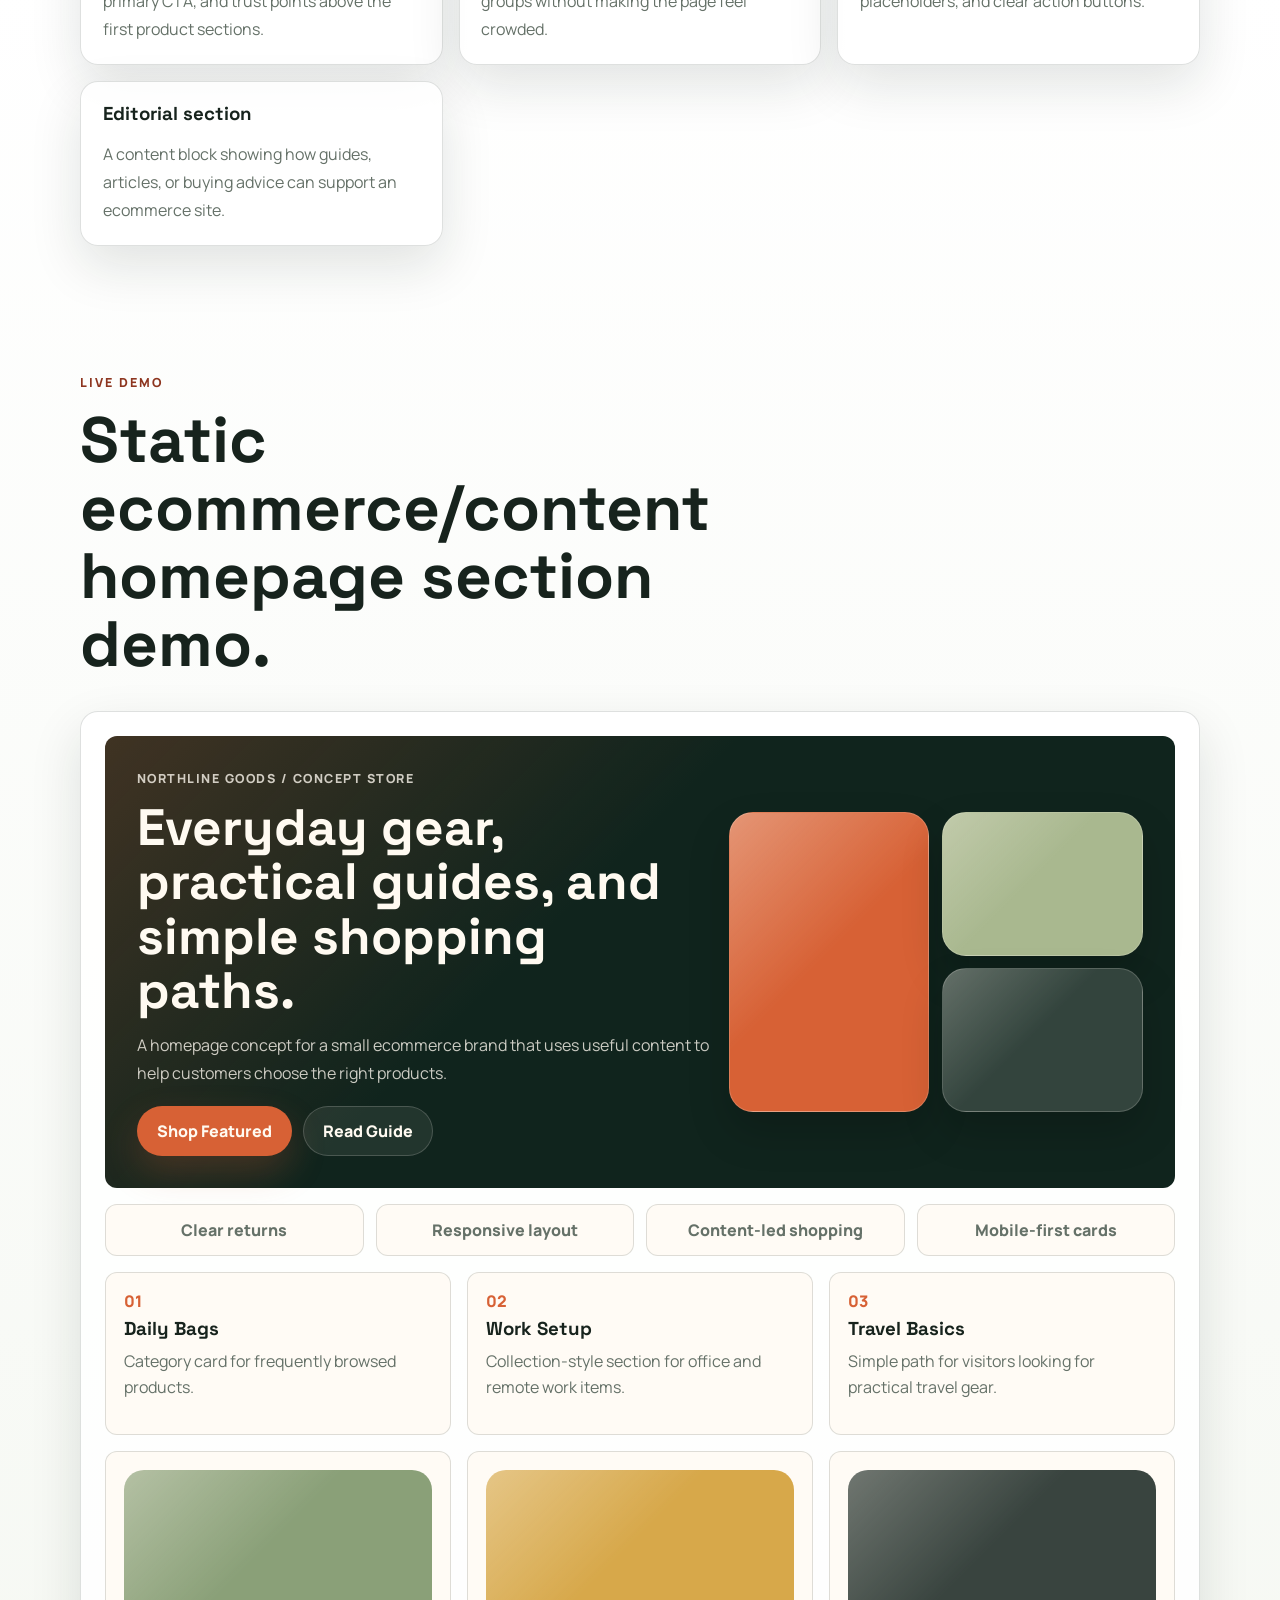
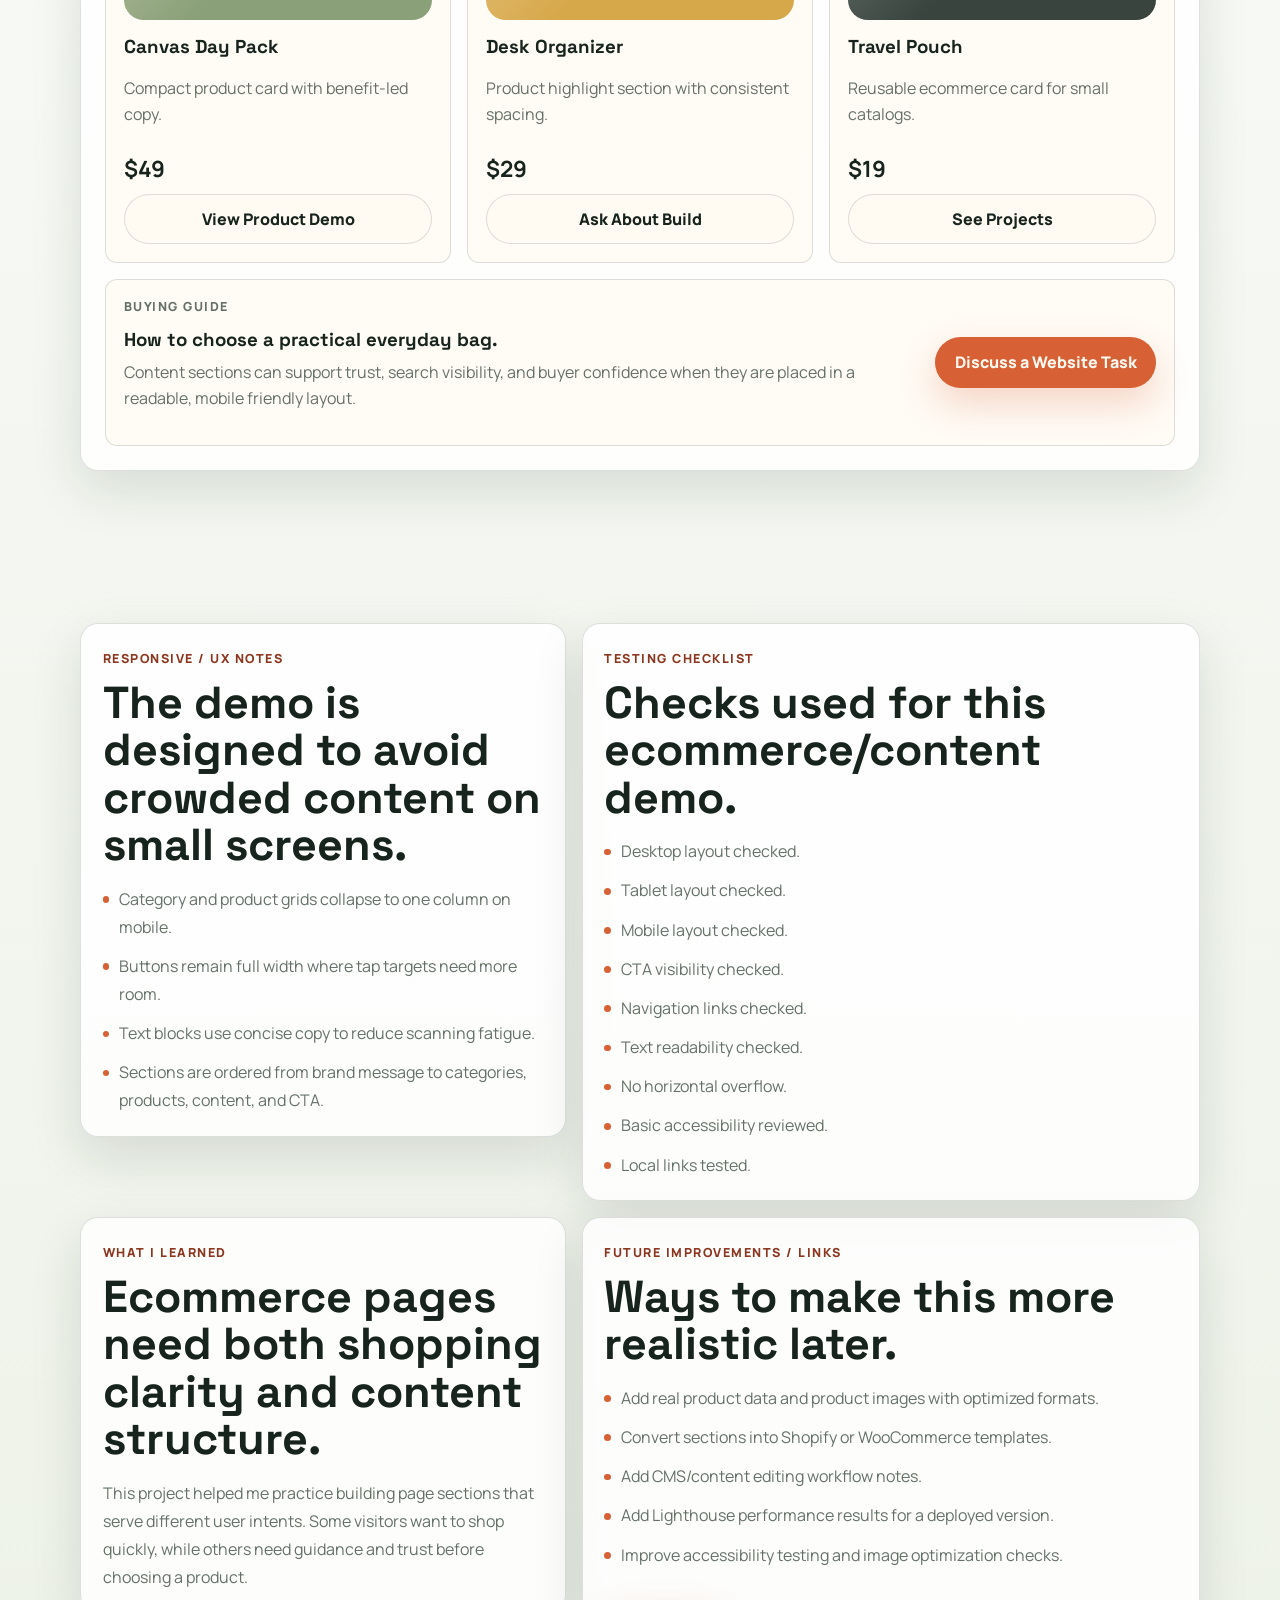
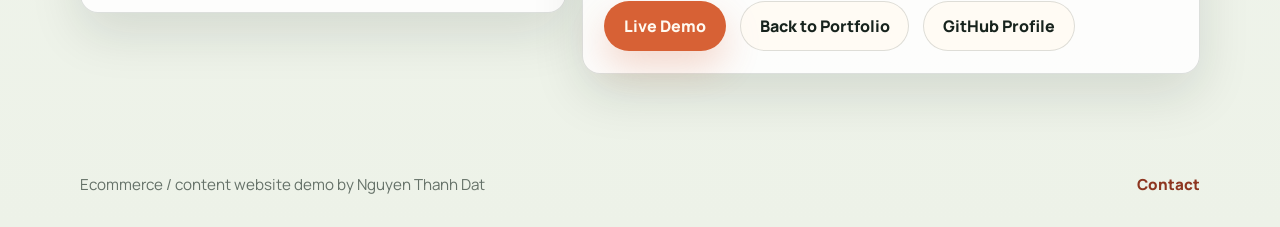
<file: ecommerce-content-website.html>
<!DOCTYPE html>
<html lang="en">
  <head>
    <meta charset="UTF-8" />
    <meta name="viewport" content="width=device-width, initial-scale=1.0" />
    <meta
      name="description"
      content="Ecommerce and content website demo by Nguyen Thanh Dat focused on responsive homepage sections, category cards, product highlights, editorial content, trust signals, and CTA clarity."
    />
    <title>Ecommerce / Content Website Demo | Nguyen Thanh Dat</title>
    <link rel="canonical" href="https://liam4503.github.io/shopify-frontend-portfolio/ecommerce-content-website.html" />
    <meta name="robots" content="index, follow" />
    <meta name="author" content="Nguyen Thanh Dat" />
    <meta property="og:title" content="Ecommerce / Content Website Demo | Nguyen Thanh Dat" />
    <meta
      property="og:description"
      content="Ecommerce and content website demo by Nguyen Thanh Dat focused on responsive homepage sections, category cards, product highlights, editorial content, trust signals, and CTA clarity."
    />
    <meta property="og:type" content="website" />
    <meta property="og:url" content="https://liam4503.github.io/shopify-frontend-portfolio/ecommerce-content-website.html" />
    <meta property="og:image" content="https://liam4503.github.io/shopify-frontend-portfolio/assets/og-image.png" />
    <meta property="og:image:width" content="1200" />
    <meta property="og:image:height" content="630" />
    <meta property="og:image:alt" content="Nguyen Thanh Dat Junior Frontend and Shopify Developer portfolio preview" />
    <meta property="og:site_name" content="Nguyen Thanh Dat Portfolio" />
    <meta name="twitter:card" content="summary_large_image" />
    <meta name="twitter:title" content="Ecommerce / Content Website Demo | Nguyen Thanh Dat" />
    <meta
      name="twitter:description"
      content="Ecommerce and content website demo by Nguyen Thanh Dat focused on responsive homepage sections, category cards, product highlights, editorial content, trust signals, and CTA clarity."
    />
    <meta name="twitter:image" content="https://liam4503.github.io/shopify-frontend-portfolio/assets/og-image.png" />
    <meta name="twitter:image:alt" content="Nguyen Thanh Dat Junior Frontend and Shopify Developer portfolio preview" />
    <link rel="preconnect" href="https://fonts.googleapis.com" />
    <link rel="preconnect" href="https://fonts.gstatic.com" crossorigin />
    <link
      href="https://fonts.googleapis.com/css2?family=Manrope:wght@400;500;600;700;800&family=Space+Grotesk:wght@500;600;700&display=swap"
      rel="stylesheet"
    />
    <link rel="stylesheet" href="./styles.css" />
  </head>
  <body>
    <a class="skip-link" href="#main">Skip to content</a>

    <header class="site-header">
      <div class="container nav-wrap">
        <a class="brand" href="./index.html#home" aria-label="Back to portfolio home">
          <span class="brand-mark">ND</span>
          <span>
            <strong>Nguyen Thanh Dat</strong>
            <small>Ecommerce / Content Demo</small>
          </span>
        </a>

        <button
          class="nav-toggle"
          type="button"
          aria-label="Open navigation"
          aria-controls="primary-nav"
          aria-expanded="false"
        >
          <span></span>
          <span></span>
          <span></span>
        </button>

        <nav class="site-nav" id="primary-nav" aria-label="Primary navigation">
          <a href="#overview">Overview</a>
          <a href="#approach">Approach</a>
          <a href="#demo-preview">Demo</a>
          <a href="#learning">Learning</a>
          <a class="nav-button" href="./index.html#projects">Projects</a>
        </nav>
      </div>
    </header>

    <main id="main">
      <section class="case-hero section">
        <div class="container case-hero-grid">
          <div class="reveal">
            <p class="eyebrow">Case Study / Ecommerce Content</p>
            <h1>Ecommerce / Content Website Demo</h1>
            <p class="hero-text">
              A static demo for a content-led ecommerce homepage, focused on
              category discovery, product highlights, editorial sections, trust
              signals, and responsive layout structure.
            </p>
            <div class="hero-actions">
              <a class="button button-primary" href="#demo-preview">View Ecommerce Demo</a>
              <a class="button button-ghost" href="./index.html#projects">Back to Projects</a>
            </div>
          </div>
          <aside class="metric-panel reveal reveal-delay">
            <span class="metric-label">Project Focus</span>
            <div class="metric-list">
              <strong>Content layout</strong>
              <strong>Category cards</strong>
              <strong>Product blocks</strong>
              <strong>Mobile flow</strong>
            </div>
          </aside>
        </div>
      </section>

      <section class="section section-tight" id="overview">
        <div class="container case-grid">
          <article class="case-card reveal">
            <span class="card-label">Overview</span>
            <h2>Homepage demo for an ecommerce site that also publishes content.</h2>
            <p>
              This project shows how product discovery and useful content can
              live together on one responsive page. It is built as a static demo
              with HTML, CSS, and small JavaScript-free sections.
            </p>
          </article>
          <article class="case-card reveal reveal-delay">
            <span class="card-label">Problem</span>
            <h2>Content-led ecommerce pages can feel scattered without clear hierarchy.</h2>
            <p>
              Visitors need to understand the brand, browse categories, notice
              featured products, and trust the store without reading a long page
              or getting lost between content and commerce sections.
            </p>
          </article>
          <article class="case-card reveal">
            <span class="card-label">My Role</span>
            <h2>Practice ecommerce/content concept created by me.</h2>
            <p>
              I created the fictional store direction, planned the homepage
              structure, built the static frontend sections, and documented how
              the layout supports product discovery and business-friendly content.
            </p>
          </article>
          <article class="case-card reveal reveal-delay">
            <span class="card-label">Constraints</span>
            <h2>Static website demo with no ecommerce backend.</h2>
            <ul class="check-list">
              <li>Static HTML/CSS/JavaScript only.</li>
              <li>No real inventory, checkout, CMS, or customer data.</li>
              <li>No external product images; visuals are lightweight CSS blocks.</li>
              <li>Created to demonstrate homepage structure and responsive website support thinking.</li>
            </ul>
          </article>
        </div>
      </section>

      <section class="section" id="approach">
        <div class="container case-grid">
          <article class="case-card reveal">
            <span class="card-label">Goal</span>
            <h2>Create a clean homepage structure that supports browsing and buying.</h2>
            <p>
              The goal was to practice ecommerce page sections beyond a single
              product page: hero message, categories, product highlights,
              editorial content, trust details, and a final CTA.
            </p>
          </article>
          <article class="case-card reveal reveal-delay">
            <span class="card-label">My Approach</span>
            <h2>Place shopping paths and content paths in a clear order.</h2>
            <ul class="check-list">
              <li>Started with a direct homepage message and primary shopping CTA.</li>
              <li>Used category cards to help users choose a path quickly.</li>
              <li>Added product highlight cards with short benefit-led copy.</li>
              <li>Included an editorial block to show how content can support trust and SEO.</li>
            </ul>
          </article>
        </div>
      </section>

      <section class="section section-tight" id="decisions">
        <div class="container case-grid">
          <article class="case-card reveal">
            <span class="card-label">Key Layout Decisions</span>
            <h2>The homepage moves from brand promise to browse paths to action.</h2>
            <ul class="check-list">
              <li>The hero gives a clear category and primary CTA before showing products.</li>
              <li>Trust signals sit near the top so visitors understand the site is practical and safe to browse.</li>
              <li>Category cards appear before product cards to help users choose a path quickly.</li>
              <li>Product highlights use short benefit copy and clear action links.</li>
              <li>The editorial section supports content hierarchy, SEO-friendly structure, and buyer confidence.</li>
            </ul>
          </article>
          <article class="case-card reveal reveal-delay">
            <span class="card-label">Performance / Accessibility Notes</span>
            <h2>Lightweight static sections designed for easy review.</h2>
            <ul class="check-list">
              <li>Semantic headings, sections, cards, and descriptive links.</li>
              <li>No external images or heavy JavaScript.</li>
              <li>CSS-only visual previews keep the page light.</li>
              <li>Readable hierarchy, spacing, and contrast are handled through shared styling.</li>
              <li>Buttons and links use clear text for review and keyboard navigation.</li>
            </ul>
          </article>
        </div>
      </section>

      <section class="section section-tight">
        <div class="container">
          <div class="section-heading reveal">
            <p class="eyebrow">Key Features</p>
            <h2>Reusable ecommerce and content sections.</h2>
          </div>
          <div class="checklist-grid">
            <article class="mini-card reveal">
              <h3>Homepage hero</h3>
              <p>Clear headline, concise supporting copy, primary CTA, and trust points above the first product sections.</p>
            </article>
            <article class="mini-card reveal">
              <h3>Category cards</h3>
              <p>Simple cards that guide visitors to product groups without making the page feel crowded.</p>
            </article>
            <article class="mini-card reveal">
              <h3>Featured products</h3>
              <p>Product cards with short benefit copy, price placeholders, and clear action buttons.</p>
            </article>
            <article class="mini-card reveal">
              <h3>Editorial section</h3>
              <p>A content block showing how guides, articles, or buying advice can support an ecommerce site.</p>
            </article>
          </div>
        </div>
      </section>

      <section class="section" id="demo-preview">
        <div class="container">
          <div class="section-heading reveal">
            <p class="eyebrow">Live Demo</p>
            <h2>Static ecommerce/content homepage section demo.</h2>
          </div>

          <div class="content-demo reveal">
            <div class="content-demo-hero">
              <div>
                <p class="demo-kicker">Northline Goods / Concept Store</p>
                <h2>Everyday gear, practical guides, and simple shopping paths.</h2>
                <p>
                  A homepage concept for a small ecommerce brand that uses
                  useful content to help customers choose the right products.
                </p>
                <div class="demo-actions">
                  <a class="button button-primary" href="#demo-products">Shop Featured</a>
                  <a class="button button-ghost" href="#demo-guide">Read Guide</a>
                </div>
              </div>
              <div class="demo-visual" aria-label="Product and content layout preview">
                <span class="demo-product-card tall"></span>
                <span class="demo-product-card"></span>
                <span class="demo-product-card dark"></span>
              </div>
            </div>

            <div class="demo-trust-strip" aria-label="Store trust signals">
              <span>Clear returns</span>
              <span>Responsive layout</span>
              <span>Content-led shopping</span>
              <span>Mobile-first cards</span>
            </div>

            <div class="demo-category-grid" aria-label="Demo categories">
              <article>
                <span>01</span>
                <h3>Daily Bags</h3>
                <p>Category card for frequently browsed products.</p>
              </article>
              <article>
                <span>02</span>
                <h3>Work Setup</h3>
                <p>Collection-style section for office and remote work items.</p>
              </article>
              <article>
                <span>03</span>
                <h3>Travel Basics</h3>
                <p>Simple path for visitors looking for practical travel gear.</p>
              </article>
            </div>

            <div class="demo-products" id="demo-products">
              <article>
                <div class="demo-product-thumb thumb-a"></div>
                <h3>Canvas Day Pack</h3>
                <p>Compact product card with benefit-led copy.</p>
                <strong>$49</strong>
                <a class="button button-ghost" href="./shopify-product-demo.html">View Product Demo</a>
              </article>
              <article>
                <div class="demo-product-thumb thumb-b"></div>
                <h3>Desk Organizer</h3>
                <p>Product highlight section with consistent spacing.</p>
                <strong>$29</strong>
                <a class="button button-ghost" href="./index.html#contact">Ask About Build</a>
              </article>
              <article>
                <div class="demo-product-thumb thumb-c"></div>
                <h3>Travel Pouch</h3>
                <p>Reusable ecommerce card for small catalogs.</p>
                <strong>$19</strong>
                <a class="button button-ghost" href="./index.html#projects">See Projects</a>
              </article>
            </div>

            <div class="demo-editorial" id="demo-guide">
              <div>
                <p class="demo-kicker">Buying Guide</p>
                <h3>How to choose a practical everyday bag.</h3>
                <p>
                  Content sections can support trust, search visibility, and
                  buyer confidence when they are placed in a readable, mobile
                  friendly layout.
                </p>
              </div>
              <a class="button button-primary" href="./index.html#contact">Discuss a Website Task</a>
            </div>
          </div>
        </div>
      </section>

      <section class="section" id="learning">
        <div class="container case-grid">
          <article class="case-card reveal">
            <span class="card-label">Responsive / UX Notes</span>
            <h2>The demo is designed to avoid crowded content on small screens.</h2>
            <ul class="check-list">
              <li>Category and product grids collapse to one column on mobile.</li>
              <li>Buttons remain full width where tap targets need more room.</li>
              <li>Text blocks use concise copy to reduce scanning fatigue.</li>
              <li>Sections are ordered from brand message to categories, products, content, and CTA.</li>
            </ul>
          </article>
          <article class="case-card reveal reveal-delay">
            <span class="card-label">Testing Checklist</span>
            <h2>Checks used for this ecommerce/content demo.</h2>
            <ul class="check-list">
              <li>Desktop layout checked.</li>
              <li>Tablet layout checked.</li>
              <li>Mobile layout checked.</li>
              <li>CTA visibility checked.</li>
              <li>Navigation links checked.</li>
              <li>Text readability checked.</li>
              <li>No horizontal overflow.</li>
              <li>Basic accessibility reviewed.</li>
              <li>Local links tested.</li>
            </ul>
          </article>
          <article class="case-card reveal">
            <span class="card-label">What I Learned</span>
            <h2>Ecommerce pages need both shopping clarity and content structure.</h2>
            <p>
              This project helped me practice building page sections that serve
              different user intents. Some visitors want to shop quickly, while
              others need guidance and trust before choosing a product.
            </p>
          </article>
          <article class="case-card reveal reveal-delay">
            <span class="card-label">Future Improvements / Links</span>
            <h2>Ways to make this more realistic later.</h2>
            <ul class="check-list">
              <li>Add real product data and product images with optimized formats.</li>
              <li>Convert sections into Shopify or WooCommerce templates.</li>
              <li>Add CMS/content editing workflow notes.</li>
              <li>Add Lighthouse performance results for a deployed version.</li>
              <li>Improve accessibility testing and image optimization checks.</li>
            </ul>
            <div class="card-actions">
              <a class="button button-primary" href="#demo-preview" aria-label="Live demo for Ecommerce Content Website Demo">Live Demo</a>
              <a class="button button-ghost" href="./index.html#projects" aria-label="Back to portfolio projects from Ecommerce Content Website case study">Back to Portfolio</a>
              <a class="button button-ghost" href="https://github.com/Liam4503" target="_blank" rel="noreferrer">GitHub Profile</a>
            </div>
          </article>
        </div>
      </section>
    </main>

    <footer class="site-footer">
      <div class="container footer-wrap">
        <p>Ecommerce / content website demo by Nguyen Thanh Dat</p>
        <a href="./index.html#contact">Contact</a>
      </div>
    </footer>

    <script src="./script.js" defer></script>
  </body>
</html>
</file>
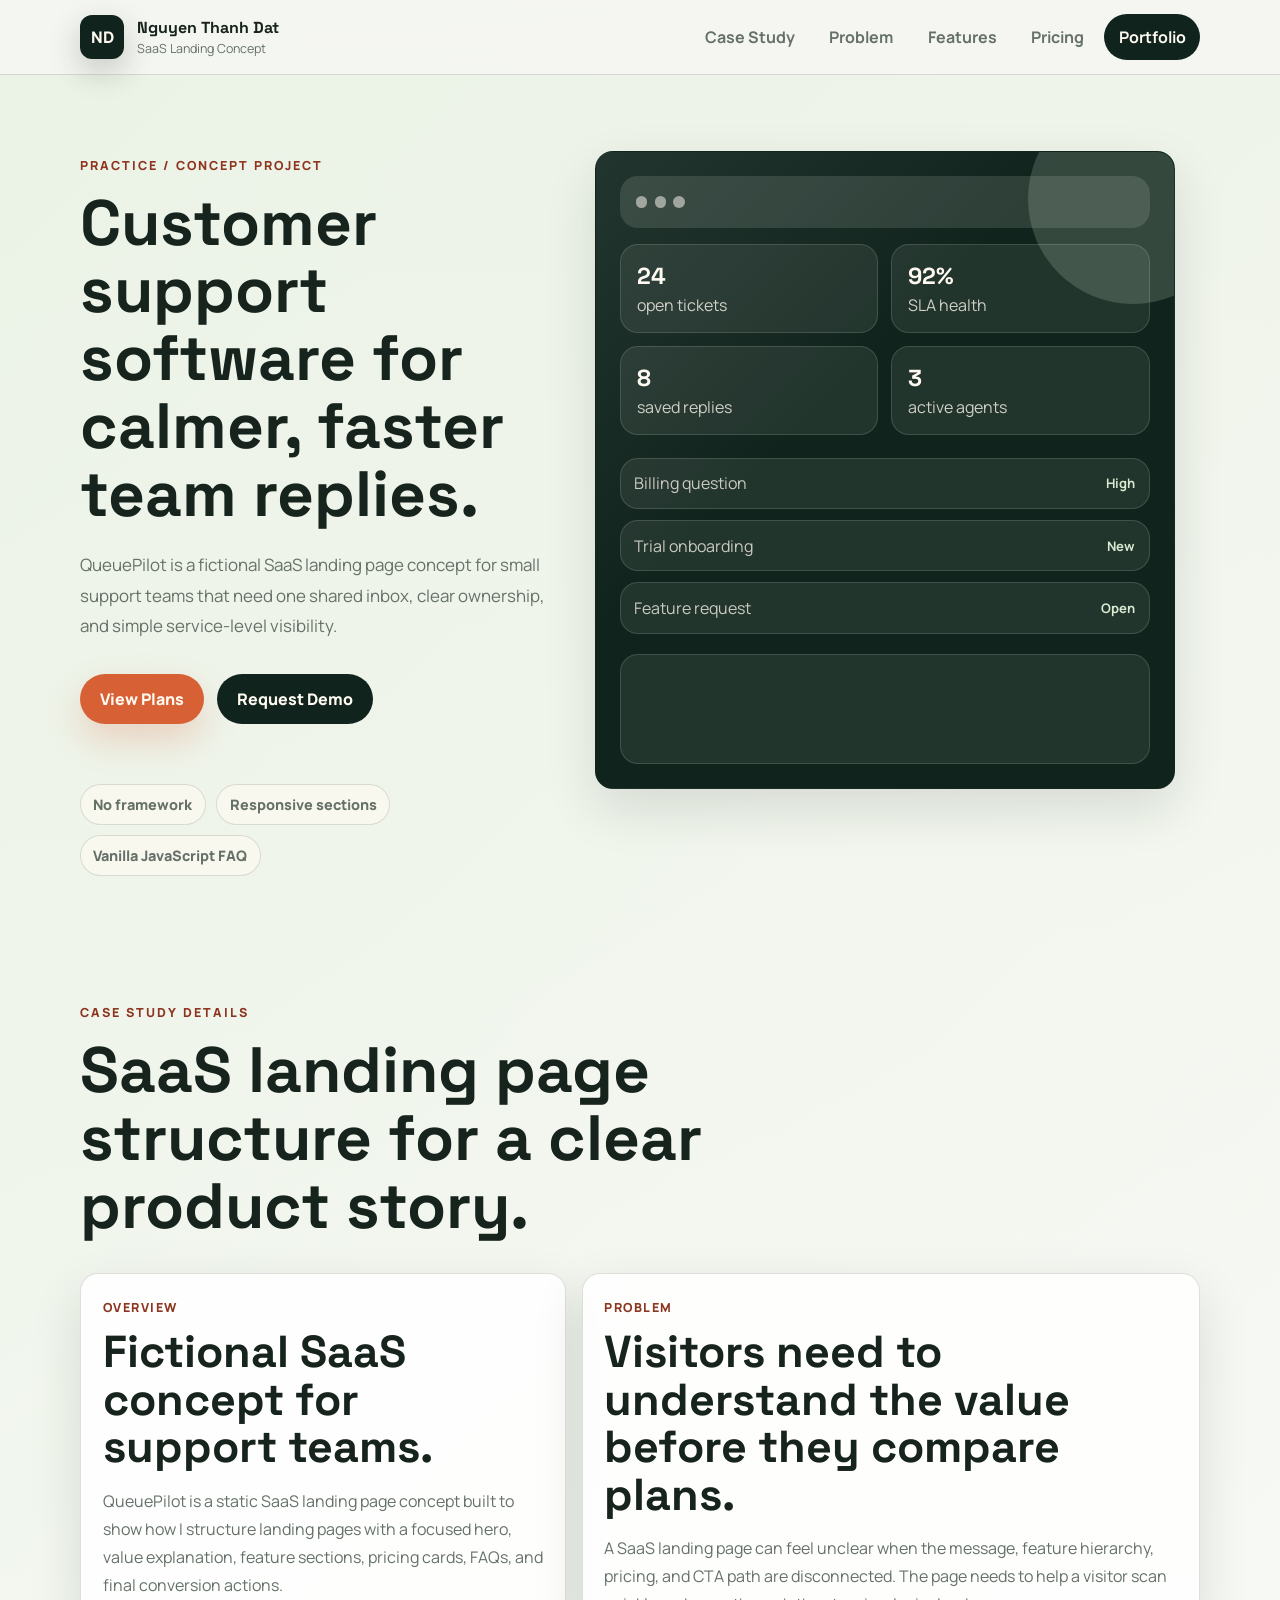
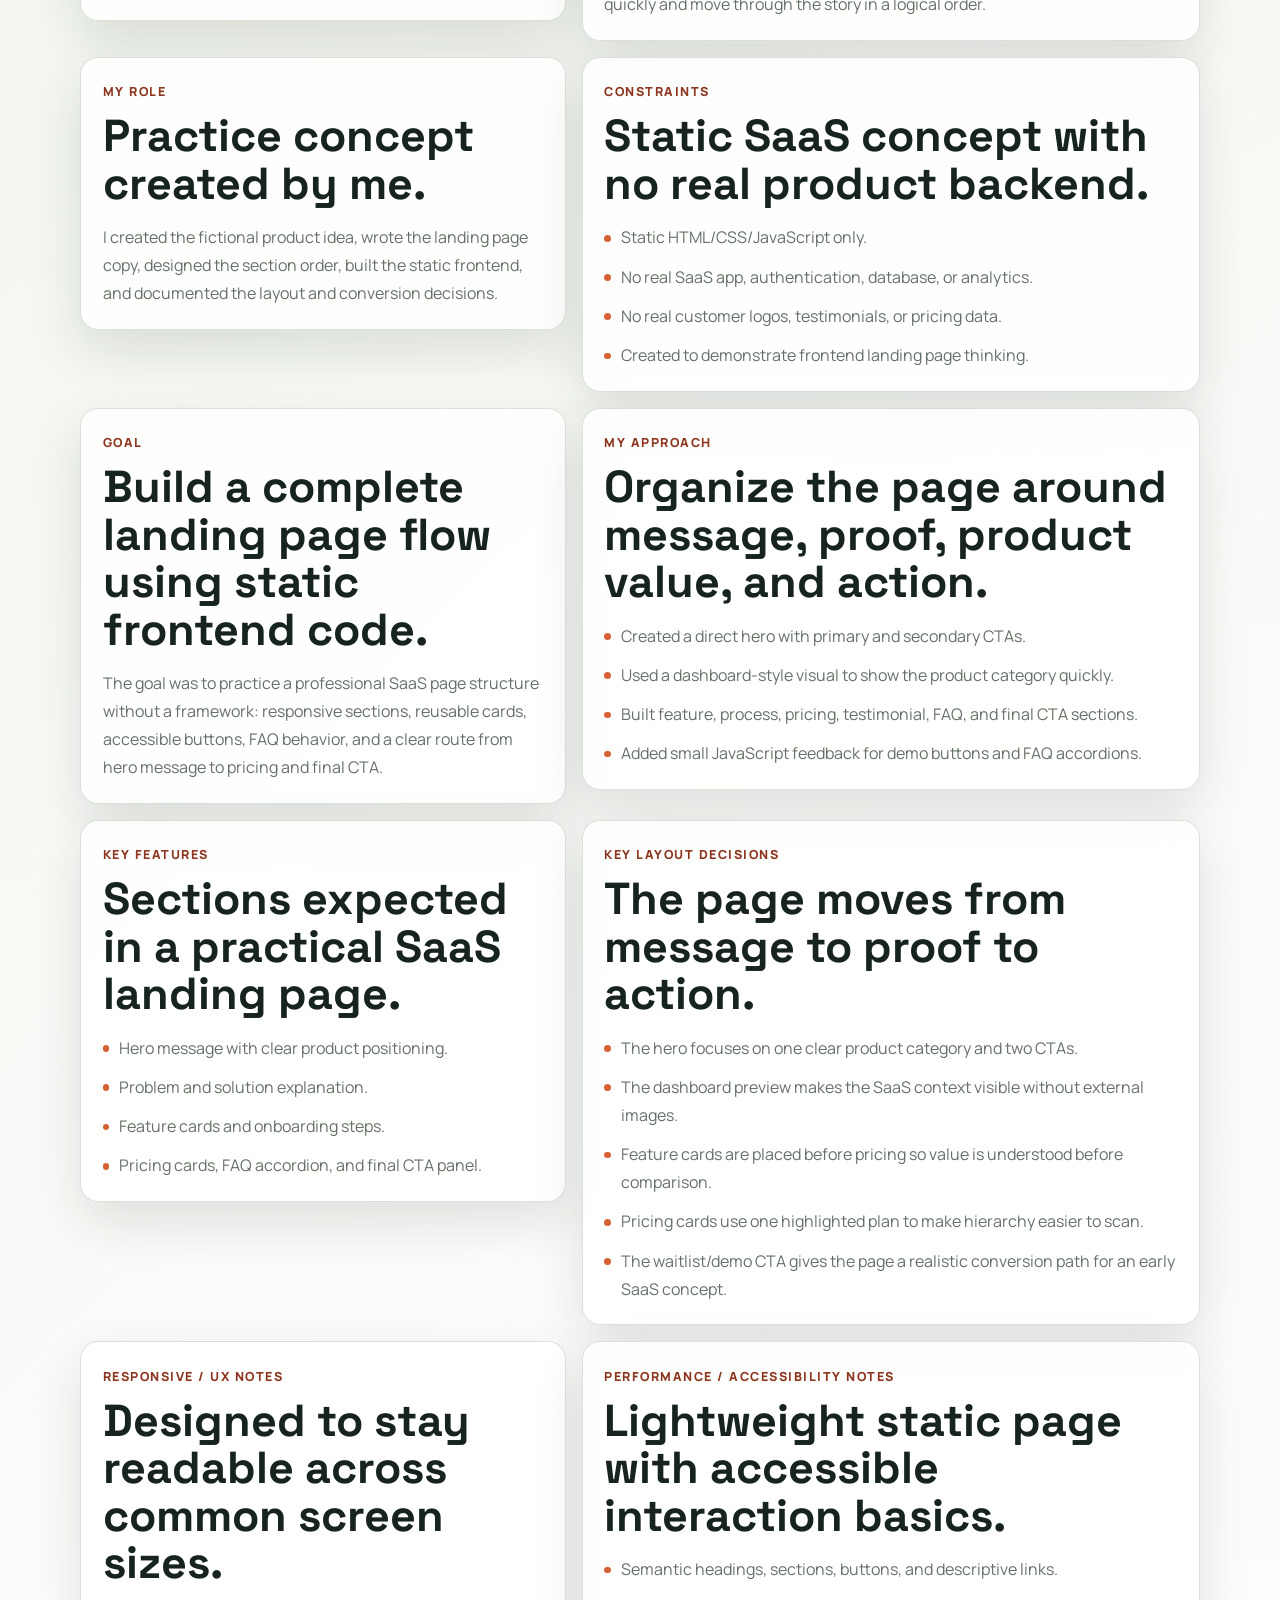
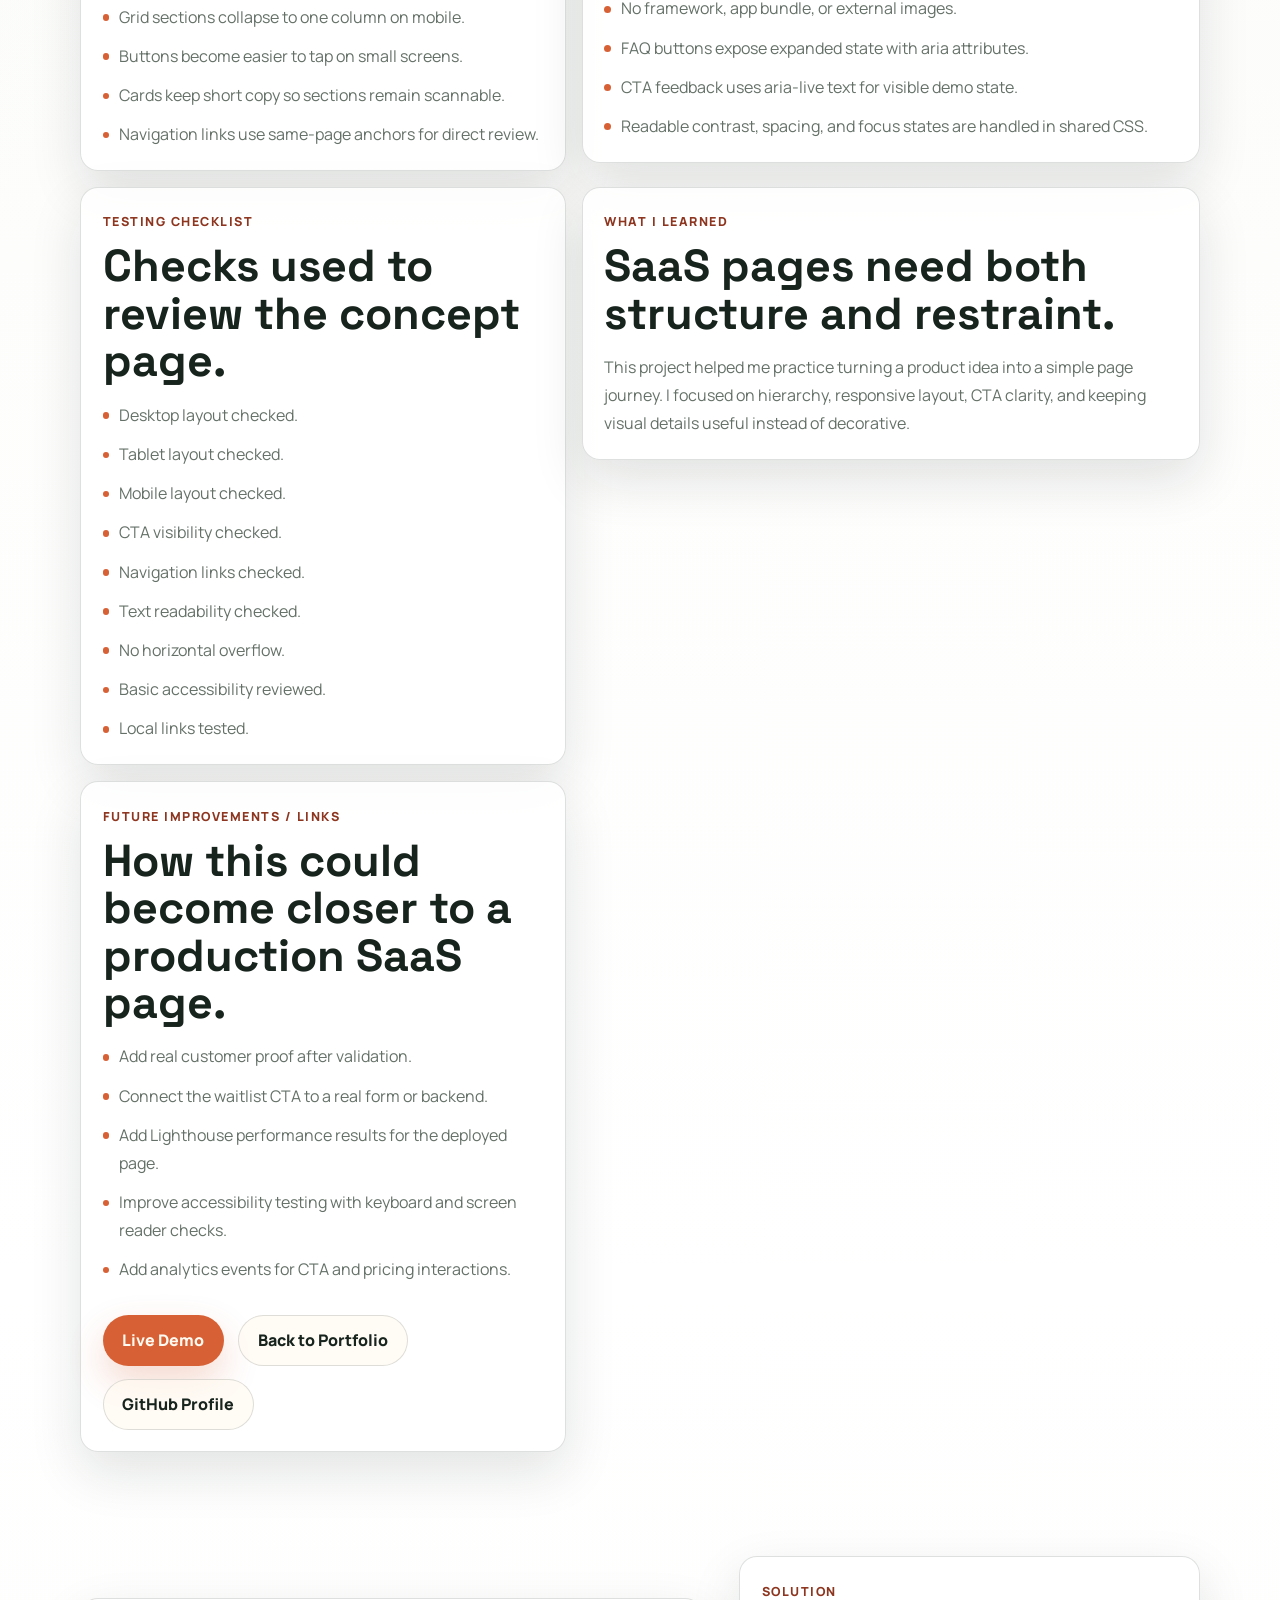
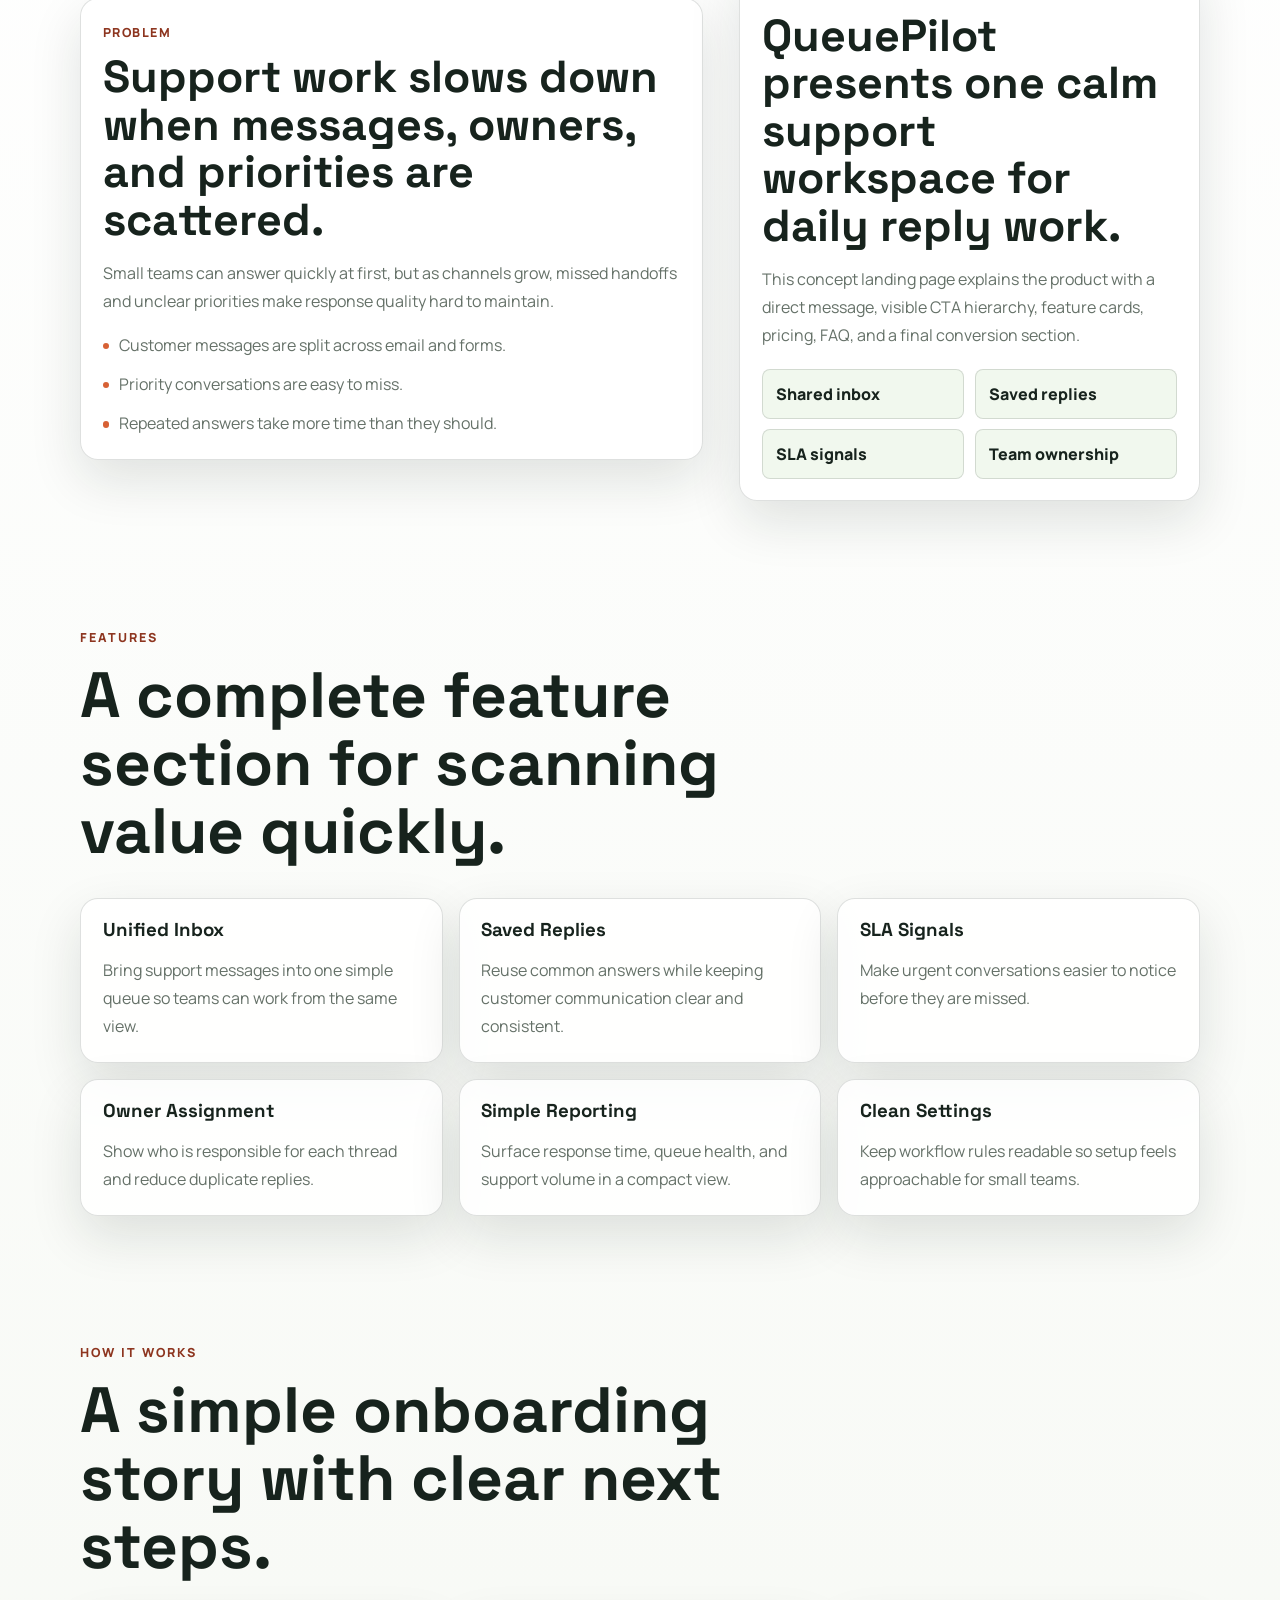
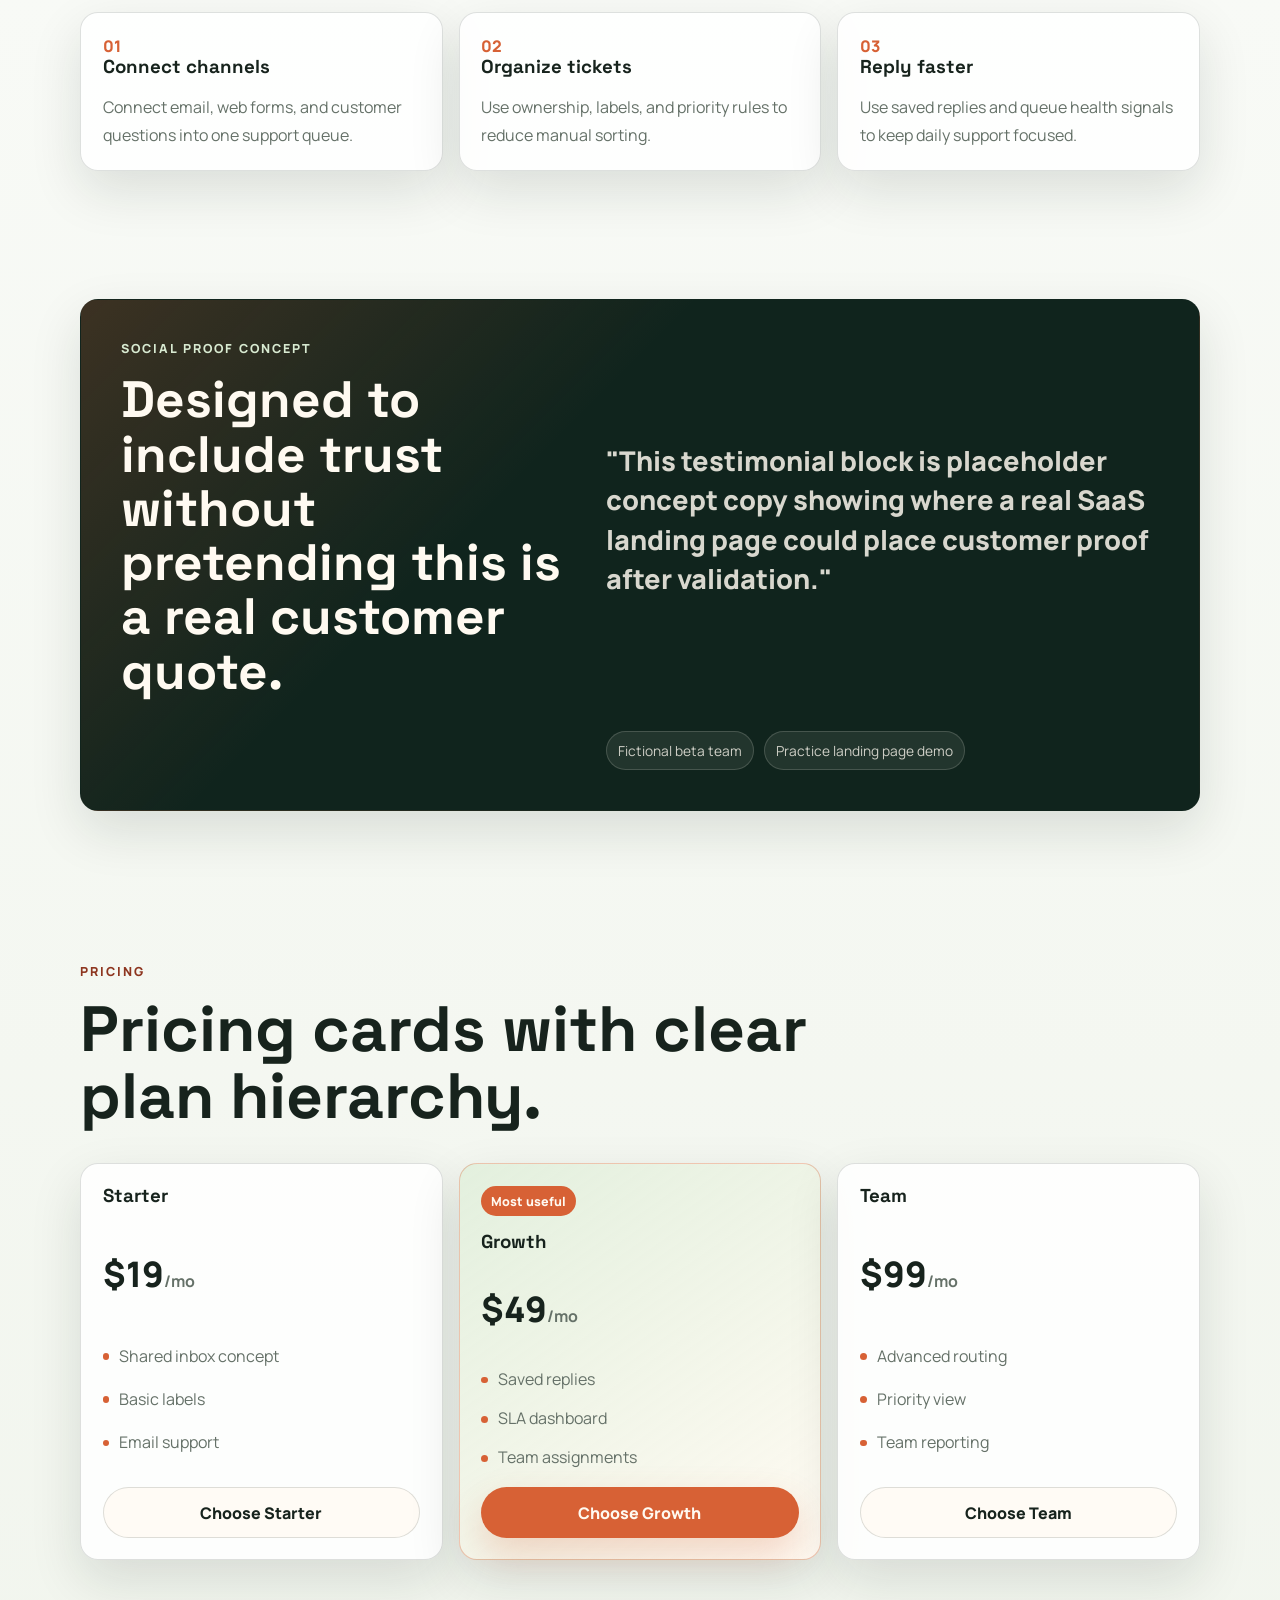
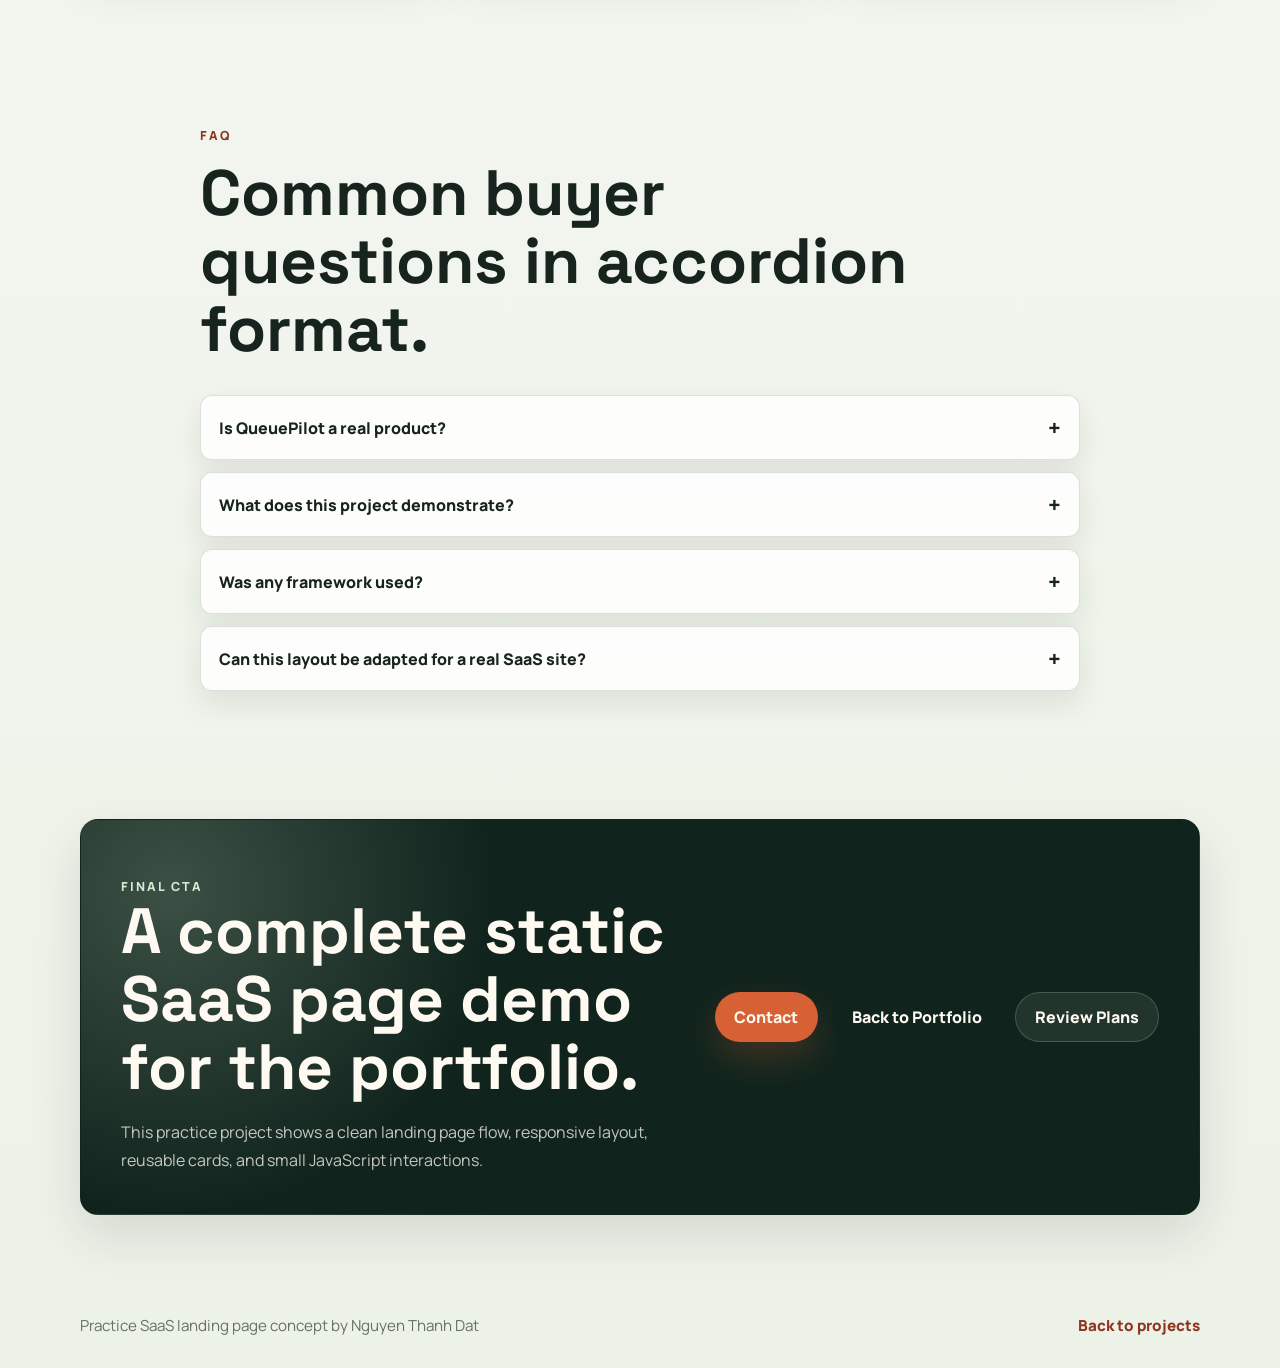
<file: saas-landing-page.html>
<!DOCTYPE html>
<html lang="en">
  <head>
    <meta charset="UTF-8" />
    <meta name="viewport" content="width=device-width, initial-scale=1.0" />
    <meta
      name="description"
      content="Responsive SaaS landing page concept by Nguyen Thanh Dat built with HTML, CSS, and vanilla JavaScript, featuring hero messaging, features, pricing, FAQ, and CTA sections."
    />
    <title>SaaS Landing Page Concept | Nguyen Thanh Dat</title>
    <link rel="canonical" href="https://liam4503.github.io/shopify-frontend-portfolio/saas-landing-page.html" />
    <meta name="robots" content="index, follow" />
    <meta name="author" content="Nguyen Thanh Dat" />
    <meta property="og:title" content="SaaS Landing Page Concept | Nguyen Thanh Dat" />
    <meta
      property="og:description"
      content="Responsive SaaS landing page concept by Nguyen Thanh Dat built with HTML, CSS, and vanilla JavaScript, featuring hero messaging, features, pricing, FAQ, and CTA sections."
    />
    <meta property="og:type" content="website" />
    <meta property="og:url" content="https://liam4503.github.io/shopify-frontend-portfolio/saas-landing-page.html" />
    <meta property="og:image" content="https://liam4503.github.io/shopify-frontend-portfolio/assets/og-image.png" />
    <meta property="og:image:width" content="1200" />
    <meta property="og:image:height" content="630" />
    <meta property="og:image:alt" content="Nguyen Thanh Dat Junior Frontend and Shopify Developer portfolio preview" />
    <meta property="og:site_name" content="Nguyen Thanh Dat Portfolio" />
    <meta name="twitter:card" content="summary_large_image" />
    <meta name="twitter:title" content="SaaS Landing Page Concept | Nguyen Thanh Dat" />
    <meta
      name="twitter:description"
      content="Responsive SaaS landing page concept by Nguyen Thanh Dat built with HTML, CSS, and vanilla JavaScript, featuring hero messaging, features, pricing, FAQ, and CTA sections."
    />
    <meta name="twitter:image" content="https://liam4503.github.io/shopify-frontend-portfolio/assets/og-image.png" />
    <meta name="twitter:image:alt" content="Nguyen Thanh Dat Junior Frontend and Shopify Developer portfolio preview" />
    <link rel="preconnect" href="https://fonts.googleapis.com" />
    <link rel="preconnect" href="https://fonts.gstatic.com" crossorigin />
    <link
      href="https://fonts.googleapis.com/css2?family=Manrope:wght@400;500;600;700;800&family=Space+Grotesk:wght@500;600;700&display=swap"
      rel="stylesheet"
    />
    <link rel="stylesheet" href="./styles.css" />
  </head>
  <body>
    <a class="skip-link" href="#main">Skip to content</a>

    <header class="site-header">
      <div class="container nav-wrap">
        <a class="brand" href="./index.html#home" aria-label="Back to portfolio home">
          <span class="brand-mark">ND</span>
          <span>
            <strong>Nguyen Thanh Dat</strong>
            <small>SaaS Landing Concept</small>
          </span>
        </a>

        <button
          class="nav-toggle"
          type="button"
          aria-label="Open navigation"
          aria-controls="primary-nav"
          aria-expanded="false"
        >
          <span></span>
          <span></span>
          <span></span>
        </button>

        <nav class="site-nav" id="primary-nav" aria-label="Primary navigation">
          <a href="#case-study">Case Study</a>
          <a href="#problem">Problem</a>
          <a href="#features">Features</a>
          <a href="#pricing">Pricing</a>
          <a class="nav-button" href="./index.html#projects">Portfolio</a>
        </nav>
      </div>
    </header>

    <main id="main">
      <section class="saas-hero section" id="demo-preview">
        <div class="container hero-grid">
          <div class="hero-copy reveal">
            <p class="eyebrow">Practice / Concept Project</p>
            <h1>Customer support software for calmer, faster team replies.</h1>
            <p class="hero-text">
              QueuePilot is a fictional SaaS landing page concept for small
              support teams that need one shared inbox, clear ownership, and
              simple service-level visibility.
            </p>
            <div class="hero-actions">
              <a class="button button-primary" href="#pricing">View Plans</a>
              <button class="button button-secondary" type="button" data-cta-feedback="Demo signup action selected. This is a static concept project.">Request Demo</button>
            </div>
            <p class="cart-feedback" data-global-feedback aria-live="polite"></p>
            <ul class="saas-proof-list" aria-label="Concept page highlights">
              <li>No framework</li>
              <li>Responsive sections</li>
              <li>Vanilla JavaScript FAQ</li>
            </ul>
          </div>

          <aside class="dashboard-card reveal reveal-delay" aria-label="SaaS dashboard preview">
            <div class="dashboard-topbar">
              <span></span>
              <span></span>
              <span></span>
            </div>
            <div class="dashboard-stat-grid">
              <span><strong>24</strong> open tickets</span>
              <span><strong>92%</strong> SLA health</span>
              <span><strong>8</strong> saved replies</span>
              <span><strong>3</strong> active agents</span>
            </div>
            <div class="dashboard-ticket-list">
              <div>
                <span>Billing question</span>
                <strong>High</strong>
              </div>
              <div>
                <span>Trial onboarding</span>
                <strong>New</strong>
              </div>
              <div>
                <span>Feature request</span>
                <strong>Open</strong>
              </div>
            </div>
            <div class="dashboard-chart" aria-hidden="true">
              <span style="height: 44%;"></span>
              <span style="height: 66%;"></span>
              <span style="height: 52%;"></span>
              <span style="height: 78%;"></span>
              <span style="height: 88%;"></span>
            </div>
          </aside>
        </div>
      </section>

      <section class="section section-tight" id="case-study">
        <div class="container">
          <div class="section-heading reveal">
            <p class="eyebrow">Case Study Details</p>
            <h2>SaaS landing page structure for a clear product story.</h2>
          </div>

          <div class="case-grid">
            <article class="case-card reveal">
              <span class="card-label">Overview</span>
              <h2>Fictional SaaS concept for support teams.</h2>
              <p>
                QueuePilot is a static SaaS landing page concept built to show
                how I structure landing pages with a focused hero, value
                explanation, feature sections, pricing cards, FAQs, and final
                conversion actions.
              </p>
            </article>
            <article class="case-card reveal reveal-delay">
              <span class="card-label">Problem</span>
              <h2>Visitors need to understand the value before they compare plans.</h2>
              <p>
                A SaaS landing page can feel unclear when the message, feature
                hierarchy, pricing, and CTA path are disconnected. The page
                needs to help a visitor scan quickly and move through the story
                in a logical order.
              </p>
            </article>
            <article class="case-card reveal">
              <span class="card-label">My Role</span>
              <h2>Practice concept created by me.</h2>
              <p>
                I created the fictional product idea, wrote the landing page
                copy, designed the section order, built the static frontend, and
                documented the layout and conversion decisions.
              </p>
            </article>
            <article class="case-card reveal reveal-delay">
              <span class="card-label">Constraints</span>
              <h2>Static SaaS concept with no real product backend.</h2>
              <ul class="check-list">
                <li>Static HTML/CSS/JavaScript only.</li>
                <li>No real SaaS app, authentication, database, or analytics.</li>
                <li>No real customer logos, testimonials, or pricing data.</li>
                <li>Created to demonstrate frontend landing page thinking.</li>
              </ul>
            </article>
            <article class="case-card reveal">
              <span class="card-label">Goal</span>
              <h2>Build a complete landing page flow using static frontend code.</h2>
              <p>
                The goal was to practice a professional SaaS page structure
                without a framework: responsive sections, reusable cards,
                accessible buttons, FAQ behavior, and a clear route from hero
                message to pricing and final CTA.
              </p>
            </article>
            <article class="case-card reveal reveal-delay">
              <span class="card-label">My Approach</span>
              <h2>Organize the page around message, proof, product value, and action.</h2>
              <ul class="check-list">
                <li>Created a direct hero with primary and secondary CTAs.</li>
                <li>Used a dashboard-style visual to show the product category quickly.</li>
                <li>Built feature, process, pricing, testimonial, FAQ, and final CTA sections.</li>
                <li>Added small JavaScript feedback for demo buttons and FAQ accordions.</li>
              </ul>
            </article>
            <article class="case-card reveal">
              <span class="card-label">Key Features</span>
              <h2>Sections expected in a practical SaaS landing page.</h2>
              <ul class="check-list">
                <li>Hero message with clear product positioning.</li>
                <li>Problem and solution explanation.</li>
                <li>Feature cards and onboarding steps.</li>
                <li>Pricing cards, FAQ accordion, and final CTA panel.</li>
              </ul>
            </article>
            <article class="case-card reveal reveal-delay">
              <span class="card-label">Key Layout Decisions</span>
              <h2>The page moves from message to proof to action.</h2>
              <ul class="check-list">
                <li>The hero focuses on one clear product category and two CTAs.</li>
                <li>The dashboard preview makes the SaaS context visible without external images.</li>
                <li>Feature cards are placed before pricing so value is understood before comparison.</li>
                <li>Pricing cards use one highlighted plan to make hierarchy easier to scan.</li>
                <li>The waitlist/demo CTA gives the page a realistic conversion path for an early SaaS concept.</li>
              </ul>
            </article>
            <article class="case-card reveal">
              <span class="card-label">Responsive / UX Notes</span>
              <h2>Designed to stay readable across common screen sizes.</h2>
              <ul class="check-list">
                <li>Grid sections collapse to one column on mobile.</li>
                <li>Buttons become easier to tap on small screens.</li>
                <li>Cards keep short copy so sections remain scannable.</li>
                <li>Navigation links use same-page anchors for direct review.</li>
              </ul>
            </article>
            <article class="case-card reveal reveal-delay">
              <span class="card-label">Performance / Accessibility Notes</span>
              <h2>Lightweight static page with accessible interaction basics.</h2>
              <ul class="check-list">
                <li>Semantic headings, sections, buttons, and descriptive links.</li>
                <li>No framework, app bundle, or external images.</li>
                <li>FAQ buttons expose expanded state with aria attributes.</li>
                <li>CTA feedback uses aria-live text for visible demo state.</li>
                <li>Readable contrast, spacing, and focus states are handled in shared CSS.</li>
              </ul>
            </article>
            <article class="case-card reveal" id="testing">
              <span class="card-label">Testing Checklist</span>
              <h2>Checks used to review the concept page.</h2>
              <ul class="check-list">
                <li>Desktop layout checked.</li>
                <li>Tablet layout checked.</li>
                <li>Mobile layout checked.</li>
                <li>CTA visibility checked.</li>
                <li>Navigation links checked.</li>
                <li>Text readability checked.</li>
                <li>No horizontal overflow.</li>
                <li>Basic accessibility reviewed.</li>
                <li>Local links tested.</li>
              </ul>
            </article>
            <article class="case-card reveal reveal-delay">
              <span class="card-label">What I Learned</span>
              <h2>SaaS pages need both structure and restraint.</h2>
              <p>
                This project helped me practice turning a product idea into a
                simple page journey. I focused on hierarchy, responsive layout,
                CTA clarity, and keeping visual details useful instead of
                decorative.
              </p>
            </article>
            <article class="case-card reveal">
              <span class="card-label">Future Improvements / Links</span>
              <h2>How this could become closer to a production SaaS page.</h2>
              <ul class="check-list">
                <li>Add real customer proof after validation.</li>
                <li>Connect the waitlist CTA to a real form or backend.</li>
                <li>Add Lighthouse performance results for the deployed page.</li>
                <li>Improve accessibility testing with keyboard and screen reader checks.</li>
                <li>Add analytics events for CTA and pricing interactions.</li>
              </ul>
              <div class="card-actions">
                <a class="button button-primary" href="#demo-preview" aria-label="Live demo for SaaS Landing Page Concept">Live Demo</a>
                <a class="button button-ghost" href="./index.html#projects" aria-label="Back to portfolio projects from SaaS Landing Page case study">Back to Portfolio</a>
                <a class="button button-ghost" href="https://github.com/Liam4503" target="_blank" rel="noreferrer">GitHub Profile</a>
              </div>
            </article>
          </div>
        </div>
      </section>

      <section class="section section-tight" id="problem">
        <div class="container two-column">
          <article class="case-card reveal">
            <span class="card-label">Problem</span>
            <h2>Support work slows down when messages, owners, and priorities are scattered.</h2>
            <p>
              Small teams can answer quickly at first, but as channels grow,
              missed handoffs and unclear priorities make response quality hard
              to maintain.
            </p>
            <ul class="check-list">
              <li>Customer messages are split across email and forms.</li>
              <li>Priority conversations are easy to miss.</li>
              <li>Repeated answers take more time than they should.</li>
            </ul>
          </article>
          <article class="case-card reveal reveal-delay">
            <span class="card-label">Solution</span>
            <h2>QueuePilot presents one calm support workspace for daily reply work.</h2>
            <p>
              This concept landing page explains the product with a direct
              message, visible CTA hierarchy, feature cards, pricing, FAQ, and a
              final conversion section.
            </p>
            <div class="solution-mini-grid">
              <span>Shared inbox</span>
              <span>Saved replies</span>
              <span>SLA signals</span>
              <span>Team ownership</span>
            </div>
          </article>
        </div>
      </section>

      <section class="section" id="features">
        <div class="container">
          <div class="section-heading reveal">
            <p class="eyebrow">Features</p>
            <h2>A complete feature section for scanning value quickly.</h2>
          </div>
          <div class="benefit-grid saas-feature-grid">
            <article class="mini-card reveal">
              <h3>Unified Inbox</h3>
              <p>Bring support messages into one simple queue so teams can work from the same view.</p>
            </article>
            <article class="mini-card reveal">
              <h3>Saved Replies</h3>
              <p>Reuse common answers while keeping customer communication clear and consistent.</p>
            </article>
            <article class="mini-card reveal">
              <h3>SLA Signals</h3>
              <p>Make urgent conversations easier to notice before they are missed.</p>
            </article>
            <article class="mini-card reveal">
              <h3>Owner Assignment</h3>
              <p>Show who is responsible for each thread and reduce duplicate replies.</p>
            </article>
            <article class="mini-card reveal">
              <h3>Simple Reporting</h3>
              <p>Surface response time, queue health, and support volume in a compact view.</p>
            </article>
            <article class="mini-card reveal">
              <h3>Clean Settings</h3>
              <p>Keep workflow rules readable so setup feels approachable for small teams.</p>
            </article>
          </div>
        </div>
      </section>

      <section class="section section-tight" id="how-it-works">
        <div class="container">
          <div class="section-heading reveal">
            <p class="eyebrow">How It Works</p>
            <h2>A simple onboarding story with clear next steps.</h2>
          </div>
          <div class="steps-grid">
            <article class="step-card reveal">
              <span>01</span>
              <h3>Connect channels</h3>
              <p>Connect email, web forms, and customer questions into one support queue.</p>
            </article>
            <article class="step-card reveal">
              <span>02</span>
              <h3>Organize tickets</h3>
              <p>Use ownership, labels, and priority rules to reduce manual sorting.</p>
            </article>
            <article class="step-card reveal">
              <span>03</span>
              <h3>Reply faster</h3>
              <p>Use saved replies and queue health signals to keep daily support focused.</p>
            </article>
          </div>
        </div>
      </section>

      <section class="section">
        <div class="container testimonial-panel reveal">
          <div>
            <p class="eyebrow">Social Proof Concept</p>
            <h2>Designed to include trust without pretending this is a real customer quote.</h2>
          </div>
          <blockquote>
            "This testimonial block is placeholder concept copy showing where a
            real SaaS landing page could place customer proof after validation."
          </blockquote>
          <div class="testimonial-meta">
            <span>Fictional beta team</span>
            <span>Practice landing page demo</span>
          </div>
        </div>
      </section>

      <section class="section" id="pricing">
        <div class="container">
          <div class="section-heading reveal">
            <p class="eyebrow">Pricing</p>
            <h2>Pricing cards with clear plan hierarchy.</h2>
          </div>
          <div class="pricing-grid">
            <article class="pricing-card reveal">
              <h3>Starter</h3>
              <p class="price">$19<span>/mo</span></p>
              <ul class="check-list">
                <li>Shared inbox concept</li>
                <li>Basic labels</li>
                <li>Email support</li>
              </ul>
              <button class="button button-ghost" type="button" data-cta-feedback="Starter plan selected in this concept demo.">Choose Starter</button>
            </article>
            <article class="pricing-card pricing-card-featured reveal">
              <span class="plan-badge">Most useful</span>
              <h3>Growth</h3>
              <p class="price">$49<span>/mo</span></p>
              <ul class="check-list">
                <li>Saved replies</li>
                <li>SLA dashboard</li>
                <li>Team assignments</li>
              </ul>
              <button class="button button-primary" type="button" data-cta-feedback="Growth plan selected in this concept demo.">Choose Growth</button>
            </article>
            <article class="pricing-card reveal">
              <h3>Team</h3>
              <p class="price">$99<span>/mo</span></p>
              <ul class="check-list">
                <li>Advanced routing</li>
                <li>Priority view</li>
                <li>Team reporting</li>
              </ul>
              <button class="button button-ghost" type="button" data-cta-feedback="Team plan selected in this concept demo.">Choose Team</button>
            </article>
          </div>
          <p class="cart-feedback saas-plan-feedback" data-global-feedback aria-live="polite"></p>
        </div>
      </section>

      <section class="section section-tight" id="faq">
        <div class="container faq-wrap reveal">
          <div class="section-heading">
            <p class="eyebrow">FAQ</p>
            <h2>Common buyer questions in accordion format.</h2>
          </div>
          <div class="accordion" data-accordion>
            <article class="accordion-item">
              <button type="button" aria-expanded="false">Is QueuePilot a real product?</button>
              <div class="accordion-panel">
                <p>No. It is a fictional SaaS concept created for frontend portfolio practice.</p>
              </div>
            </article>
            <article class="accordion-item">
              <button type="button" aria-expanded="false">What does this project demonstrate?</button>
              <div class="accordion-panel">
                <p>It demonstrates landing page structure, responsive grids, feature cards, pricing cards, CTA hierarchy, and FAQ behavior.</p>
              </div>
            </article>
            <article class="accordion-item">
              <button type="button" aria-expanded="false">Was any framework used?</button>
              <div class="accordion-panel">
                <p>No. This page uses only HTML, CSS, and vanilla JavaScript.</p>
              </div>
            </article>
            <article class="accordion-item">
              <button type="button" aria-expanded="false">Can this layout be adapted for a real SaaS site?</button>
              <div class="accordion-panel">
                <p>Yes. The static sections are structured so they could be adapted into a real frontend or CMS template with real product copy and proof.</p>
              </div>
            </article>
          </div>
        </div>
      </section>

      <section class="section contact-section">
        <div class="container contact-panel reveal">
          <div>
            <p class="eyebrow">Final CTA</p>
            <h2>A complete static SaaS page demo for the portfolio.</h2>
            <p>This practice project shows a clean landing page flow, responsive layout, reusable cards, and small JavaScript interactions.</p>
          </div>
          <div class="contact-actions">
            <a class="button button-primary" href="./index.html#contact">Contact</a>
            <a class="button button-secondary" href="./index.html#projects">Back to Portfolio</a>
            <a class="button button-ghost" href="#pricing">Review Plans</a>
          </div>
        </div>
      </section>
    </main>

    <footer class="site-footer">
      <div class="container footer-wrap">
        <p>Practice SaaS landing page concept by Nguyen Thanh Dat</p>
        <a href="./index.html#projects">Back to projects</a>
      </div>
    </footer>

    <script src="./script.js" defer></script>
  </body>
</html>
</file>
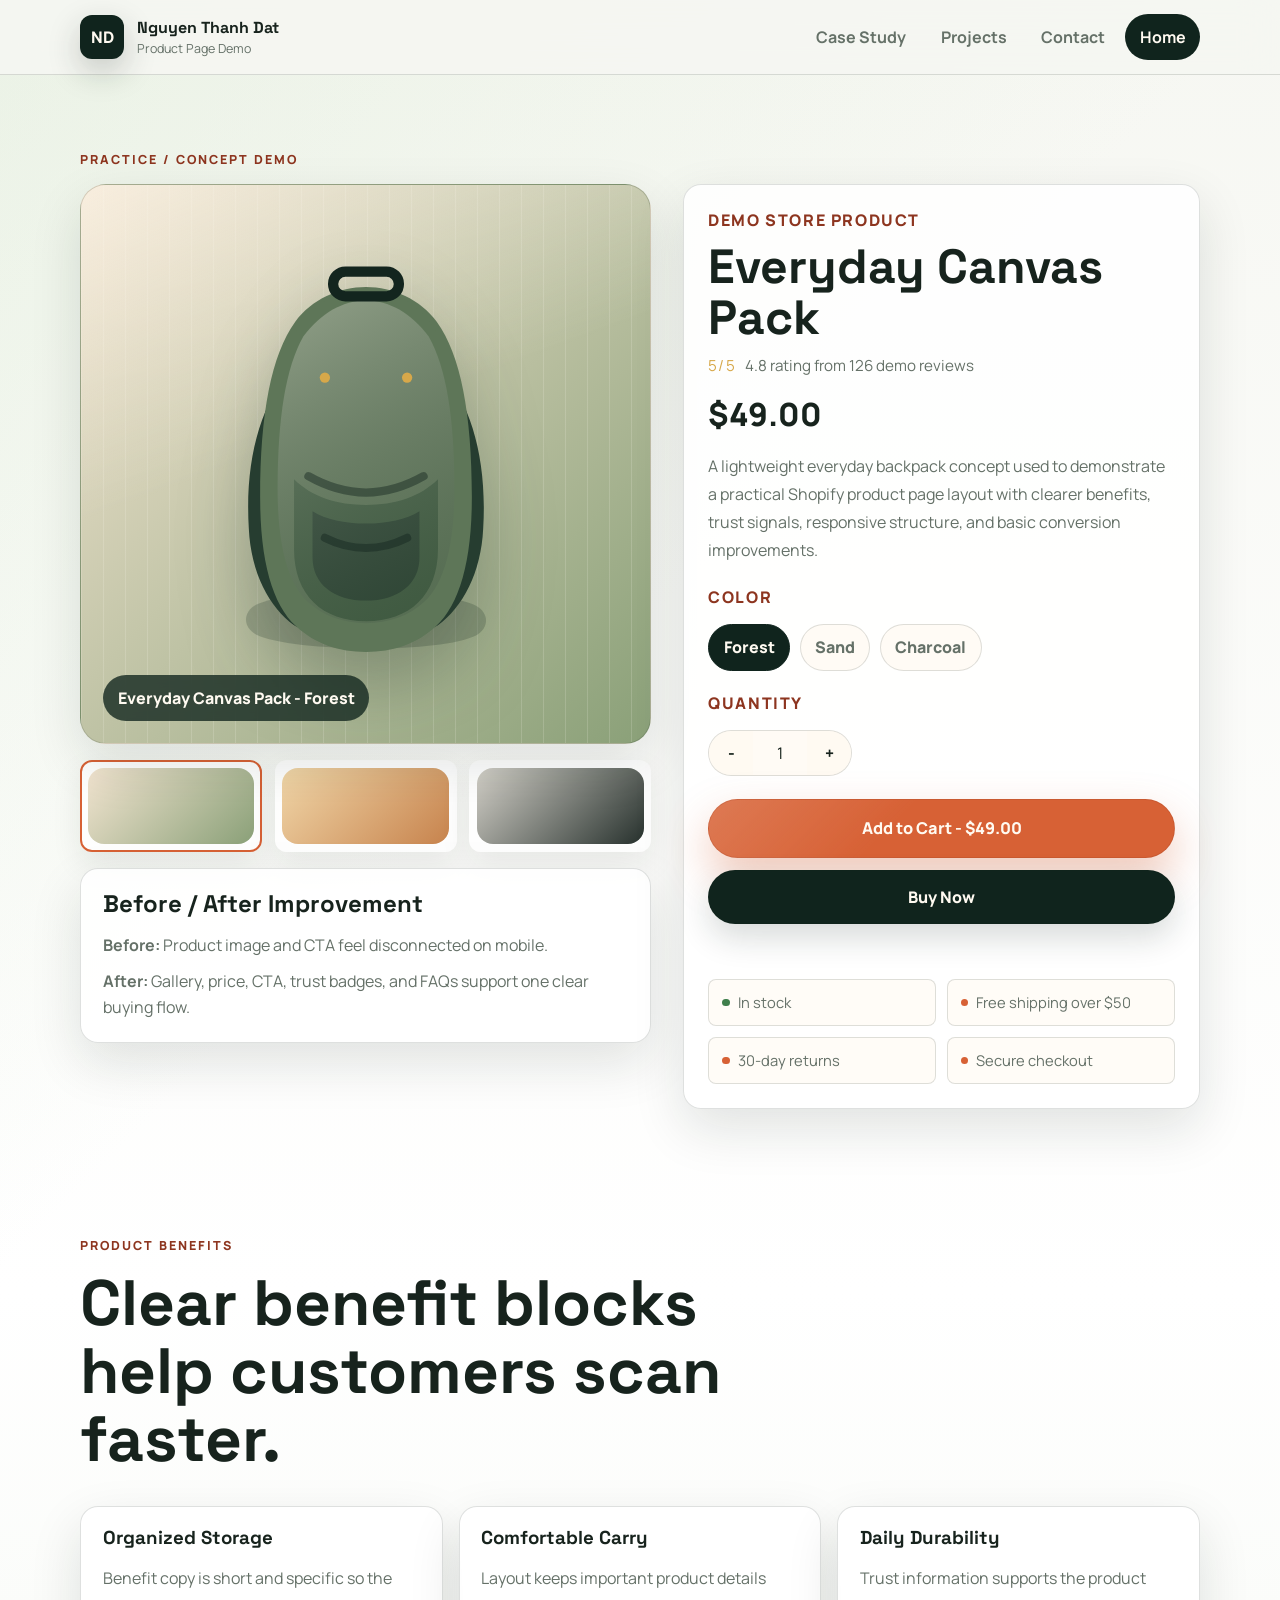
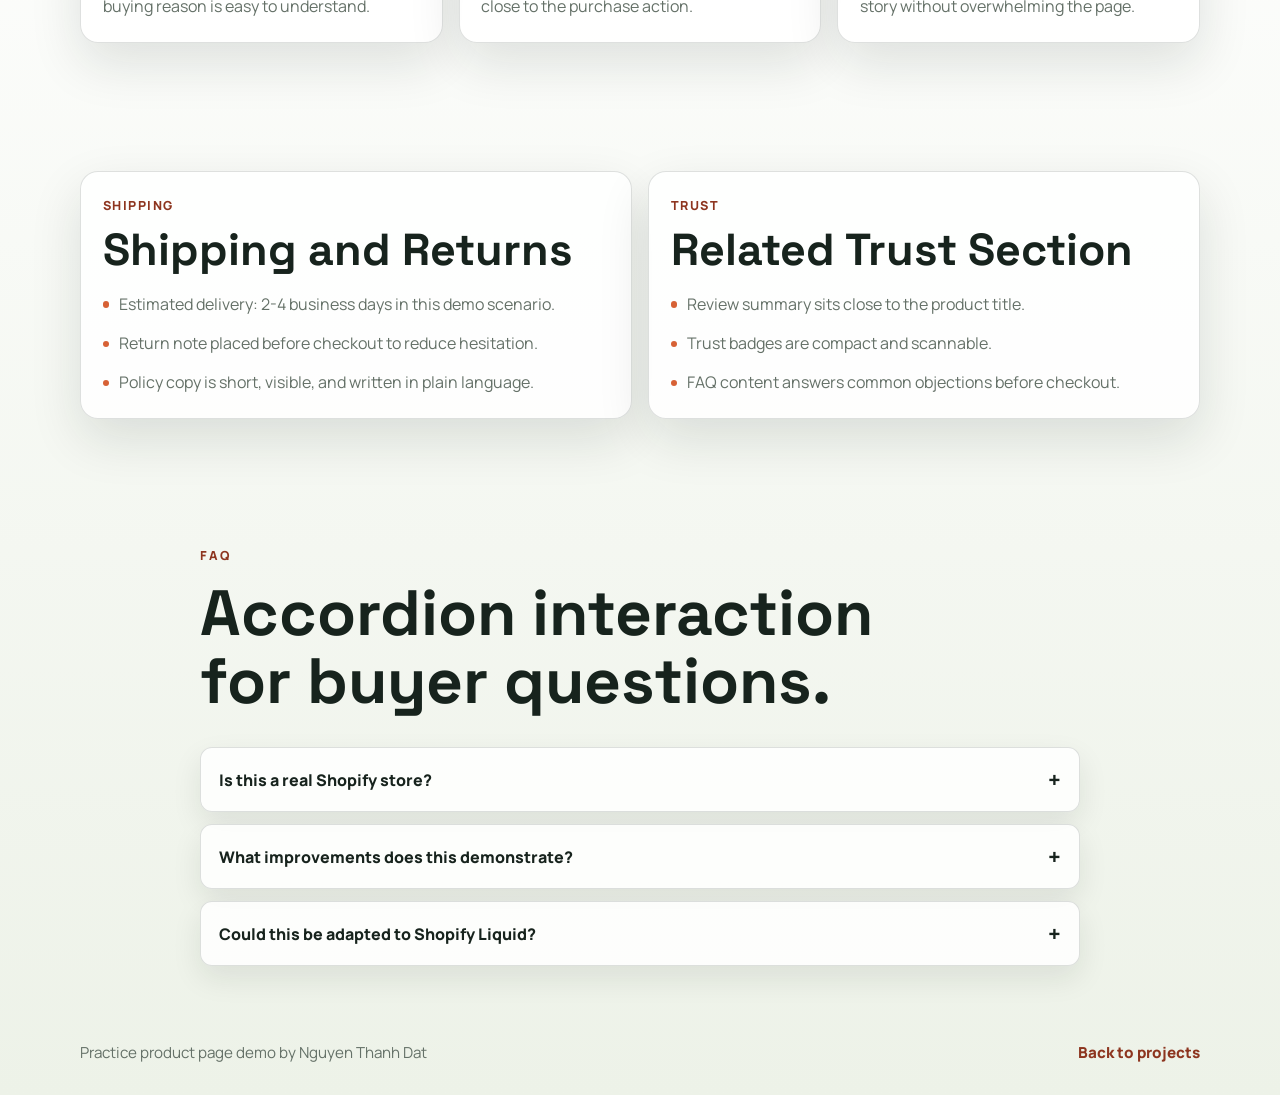
<file: shopify-product-demo.html>
<!DOCTYPE html>
<html lang="en">
  <head>
    <meta charset="UTF-8" />
    <meta name="viewport" content="width=device-width, initial-scale=1.0" />
    <meta
      name="description"
      content="Static Shopify-style product page demo by Nguyen Thanh Dat with product gallery, variants, quantity controls, trust badges, FAQ accordion, and mobile add-to-cart flow."
    />
    <title>Shopify Product Page Demo | Nguyen Thanh Dat</title>
    <link rel="canonical" href="https://liam4503.github.io/shopify-frontend-portfolio/shopify-product-demo.html" />
    <meta name="robots" content="index, follow" />
    <meta name="author" content="Nguyen Thanh Dat" />
    <meta property="og:title" content="Shopify Product Page Demo | Nguyen Thanh Dat" />
    <meta
      property="og:description"
      content="Static Shopify-style product page demo by Nguyen Thanh Dat with product gallery, variants, quantity controls, trust badges, FAQ accordion, and mobile add-to-cart flow."
    />
    <meta property="og:type" content="website" />
    <meta property="og:url" content="https://liam4503.github.io/shopify-frontend-portfolio/shopify-product-demo.html" />
    <meta property="og:image" content="https://liam4503.github.io/shopify-frontend-portfolio/assets/og-image.png" />
    <meta property="og:image:width" content="1200" />
    <meta property="og:image:height" content="630" />
    <meta property="og:image:alt" content="Nguyen Thanh Dat Junior Frontend and Shopify Developer portfolio preview" />
    <meta property="og:site_name" content="Nguyen Thanh Dat Portfolio" />
    <meta name="twitter:card" content="summary_large_image" />
    <meta name="twitter:title" content="Shopify Product Page Demo | Nguyen Thanh Dat" />
    <meta
      name="twitter:description"
      content="Static Shopify-style product page demo by Nguyen Thanh Dat with product gallery, variants, quantity controls, trust badges, FAQ accordion, and mobile add-to-cart flow."
    />
    <meta name="twitter:image" content="https://liam4503.github.io/shopify-frontend-portfolio/assets/og-image.png" />
    <meta name="twitter:image:alt" content="Nguyen Thanh Dat Junior Frontend and Shopify Developer portfolio preview" />
    <link rel="preconnect" href="https://fonts.googleapis.com" />
    <link rel="preconnect" href="https://fonts.gstatic.com" crossorigin />
    <link
      href="https://fonts.googleapis.com/css2?family=Manrope:wght@400;500;600;700;800&family=Space+Grotesk:wght@500;600;700&display=swap"
      rel="stylesheet"
    />
    <link rel="stylesheet" href="./styles.css" />
  </head>
  <body class="has-mobile-cart">
    <a class="skip-link" href="#main">Skip to content</a>

    <header class="site-header">
      <div class="container nav-wrap">
        <a class="brand" href="./index.html#home" aria-label="Back to portfolio home">
          <span class="brand-mark">ND</span>
          <span>
            <strong>Nguyen Thanh Dat</strong>
            <small>Product Page Demo</small>
          </span>
        </a>

        <button
          class="nav-toggle"
          type="button"
          aria-label="Open navigation"
          aria-controls="primary-nav"
          aria-expanded="false"
        >
          <span></span>
          <span></span>
          <span></span>
        </button>

        <nav class="site-nav" id="primary-nav" aria-label="Primary navigation">
          <a href="./shopify-product-page.html">Case Study</a>
          <a href="./index.html#projects">Projects</a>
          <a href="./index.html#contact">Contact</a>
          <a class="nav-button" href="./index.html">Home</a>
        </nav>
      </div>
    </header>

    <main id="main">
      <section class="product-demo section" data-product-gallery>
        <div class="container">
          <p class="eyebrow reveal">Practice / Concept Demo</p>
          <div class="product-layout">
            <form class="product-summary reveal reveal-delay" id="product-form" data-cart-form>
              <span class="product-label">Demo Store Product</span>
              <h1>Everyday Canvas Pack</h1>
              <div class="rating-row" aria-label="Rating summary">
                <span class="stars">5/5</span>
                <span>4.8 rating from 126 demo reviews</span>
              </div>
              <p class="product-price">$49.00</p>
              <p class="product-description">
                A lightweight everyday backpack concept used to demonstrate a
                practical Shopify product page layout with clearer benefits,
                trust signals, responsive structure, and basic conversion
                improvements.
              </p>

              <div class="variant-group" aria-label="Select color">
                <p class="field-label">Color</p>
                <div class="variant-options">
                  <button class="variant-button is-selected" type="button" data-variant>Forest</button>
                  <button class="variant-button" type="button" data-variant>Sand</button>
                  <button class="variant-button" type="button" data-variant>Charcoal</button>
                </div>
              </div>

              <div class="quantity-row" data-quantity>
                <p class="field-label">Quantity</p>
                <div class="quantity-control">
                  <button type="button" data-quantity-minus aria-label="Decrease quantity">-</button>
                  <span data-quantity-value>1</span>
                  <button type="button" data-quantity-plus aria-label="Increase quantity">+</button>
                </div>
              </div>

              <div class="purchase-actions">
                <button class="button button-primary product-cart-button" type="submit">Add to Cart - $49.00</button>
                <button class="button button-secondary product-buy-button" type="button" data-buy-now>Buy Now</button>
              </div>
              <p class="cart-feedback" data-cart-feedback aria-live="polite"></p>

              <div class="trust-grid" aria-label="Trust badges">
                <span>In stock</span>
                <span>Free shipping over $50</span>
                <span>30-day returns</span>
                <span>Secure checkout</span>
              </div>
            </form>

            <div class="product-media reveal">
              <div
                class="product-main-image"
                data-main-image
                data-product-tone="forest"
                style="background: linear-gradient(135deg, #f3e5d1, #8aa078);"
                aria-live="polite"
              >
                <div class="product-mockup" aria-hidden="true">
                  <svg class="pack-illustration" viewBox="0 0 360 420" role="img" aria-labelledby="pack-illustration-title">
                    <title id="pack-illustration-title">Illustration of the Everyday Canvas Pack product</title>
                    <defs>
                      <linearGradient id="packHighlight" x1="88" y1="42" x2="274" y2="386" gradientUnits="userSpaceOnUse">
                        <stop stop-color="#fffaf1" stop-opacity="0.34" />
                        <stop offset="1" stop-color="#10241d" stop-opacity="0.12" />
                      </linearGradient>
                    </defs>
                    <path class="pack-shadow" d="M73 376c34 17 178 19 214 1 13-7 13-22 0-29-35-18-178-18-214-1-13 7-13 22 0 29Z" />
                    <path class="pack-strap pack-strap-left" d="M107 118c-30 35-45 89-41 155 2 43 20 77 44 94 13 9 28-5 20-18-16-26-26-56-28-91-3-55 10-98 36-129 9-11-21-22-31-11Z" />
                    <path class="pack-strap pack-strap-right" d="M253 118c30 35 45 89 41 155-2 43-20 77-44 94-13 9-28-5-20-18 16-26 26-56 28-91 3-55-10-98-36-129-9-11 21-22 31-11Z" />
                    <path class="pack-body" d="M111 72c16-22 43-34 69-34s53 12 69 34c23 32 34 89 34 170 0 63-12 105-35 126-18 17-42 25-68 25s-50-8-68-25c-23-21-35-63-35-126 0-81 11-138 34-170Z" />
                    <path class="pack-panel" d="M110 225c17 17 42 25 70 25s53-8 70-25v68c0 45-28 70-70 70s-70-25-70-70v-68Z" />
                    <path class="pack-pocket" d="M128 256c13 8 31 12 52 12s39-4 52-12v45c0 26-21 42-52 42s-52-16-52-42v-45Z" />
                    <path class="pack-lid" d="M112 81c16-27 42-42 68-42s52 15 68 42c-17 17-41 27-68 27s-51-10-68-27Z" />
                    <path class="pack-highlight" d="M119 86c17-23 39-35 61-35s44 12 61 35c17 30 25 79 25 148 0 56-10 92-29 110-15 14-35 21-57 21s-42-7-57-21c-19-18-29-54-29-110 0-69 8-118 25-148Z" />
                    <path class="pack-zip" d="M124 222c37 21 75 21 112 0" />
                    <path class="pack-zip" d="M140 282c26 13 54 13 80 0" />
                    <circle class="pack-rivet" cx="140" cy="126" r="5" />
                    <circle class="pack-rivet" cx="220" cy="126" r="5" />
                    <rect class="pack-handle" x="148" y="23" width="64" height="24" rx="12" />
                  </svg>
                </div>
                <span data-main-label>Everyday Canvas Pack - Forest</span>
              </div>

              <div class="thumbnail-row" aria-label="Product image thumbnails">
                <button
                  class="thumbnail is-active"
                  type="button"
                  data-thumb
                  data-label="Everyday Canvas Pack - Forest"
                  data-gradient="linear-gradient(135deg, #f3e5d1, #8aa078)"
                  data-tone="forest"
                  aria-label="Show forest color product image"
                >
                  <span class="thumb-swatch thumb-forest"></span>
                </button>
                <button
                  class="thumbnail"
                  type="button"
                  data-thumb
                  data-label="Everyday Canvas Pack - Sand"
                  data-gradient="linear-gradient(135deg, #f1d7a9, #c7834d)"
                  data-tone="sand"
                  aria-label="Show sand color product image"
                >
                  <span class="thumb-swatch thumb-sand"></span>
                </button>
                <button
                  class="thumbnail"
                  type="button"
                  data-thumb
                  data-label="Everyday Canvas Pack - Charcoal"
                  data-gradient="linear-gradient(135deg, #d4d1c9, #27312d)"
                  data-tone="charcoal"
                  aria-label="Show charcoal color product image"
                >
                  <span class="thumb-swatch thumb-charcoal"></span>
                </button>
              </div>

              <div class="before-after-card">
                <h2>Before / After Improvement</h2>
                <div class="comparison-mini">
                  <p><strong>Before:</strong> Product image and CTA feel disconnected on mobile.</p>
                  <p><strong>After:</strong> Gallery, price, CTA, trust badges, and FAQs support one clear buying flow.</p>
                </div>
              </div>
            </div>
          </div>
        </div>
      </section>

      <section class="section section-tight">
        <div class="container">
          <div class="section-heading reveal">
            <p class="eyebrow">Product Benefits</p>
            <h2>Clear benefit blocks help customers scan faster.</h2>
          </div>
          <div class="benefit-grid">
            <article class="mini-card reveal">
              <h3>Organized Storage</h3>
              <p>Benefit copy is short and specific so the buying reason is easy to understand.</p>
            </article>
            <article class="mini-card reveal">
              <h3>Comfortable Carry</h3>
              <p>Layout keeps important product details close to the purchase action.</p>
            </article>
            <article class="mini-card reveal">
              <h3>Daily Durability</h3>
              <p>Trust information supports the product story without overwhelming the page.</p>
            </article>
          </div>
        </div>
      </section>

      <section class="section">
        <div class="container product-info-grid">
          <article class="case-card reveal">
            <span class="card-label">Shipping</span>
            <h2>Shipping and Returns</h2>
            <ul class="check-list">
              <li>Estimated delivery: 2-4 business days in this demo scenario.</li>
              <li>Return note placed before checkout to reduce hesitation.</li>
              <li>Policy copy is short, visible, and written in plain language.</li>
            </ul>
          </article>

          <article class="case-card reveal reveal-delay">
            <span class="card-label">Trust</span>
            <h2>Related Trust Section</h2>
            <ul class="check-list">
              <li>Review summary sits close to the product title.</li>
              <li>Trust badges are compact and scannable.</li>
              <li>FAQ content answers common objections before checkout.</li>
            </ul>
          </article>
        </div>
      </section>

      <section class="section section-tight">
        <div class="container faq-wrap reveal">
          <div class="section-heading">
            <p class="eyebrow">FAQ</p>
            <h2>Accordion interaction for buyer questions.</h2>
          </div>
          <div class="accordion" data-accordion>
            <article class="accordion-item">
              <button type="button" aria-expanded="false">Is this a real Shopify store?</button>
              <div class="accordion-panel">
                <p>No. This is a static practice demo created to show product page structure and frontend interactions.</p>
              </div>
            </article>
            <article class="accordion-item">
              <button type="button" aria-expanded="false">What improvements does this demonstrate?</button>
              <div class="accordion-panel">
                <p>It demonstrates gallery behavior, variants, quantity controls, trust badges, mobile sticky CTA, and FAQ structure.</p>
              </div>
            </article>
            <article class="accordion-item">
              <button type="button" aria-expanded="false">Could this be adapted to Shopify Liquid?</button>
              <div class="accordion-panel">
                <p>The static sections are designed to map to Shopify theme sections while I continue learning Liquid fundamentals.</p>
              </div>
            </article>
          </div>
        </div>
      </section>
    </main>

    <div class="mobile-cart-bar" aria-label="Mobile add to cart shortcut">
      <span>Everyday Canvas Pack</span>
      <a class="button button-primary" href="#product-form">Add to Cart</a>
    </div>

    <footer class="site-footer">
      <div class="container footer-wrap">
        <p>Practice product page demo by Nguyen Thanh Dat</p>
        <a href="./index.html#projects">Back to projects</a>
      </div>
    </footer>

    <script src="./script.js" defer></script>
  </body>
</html>
</file>
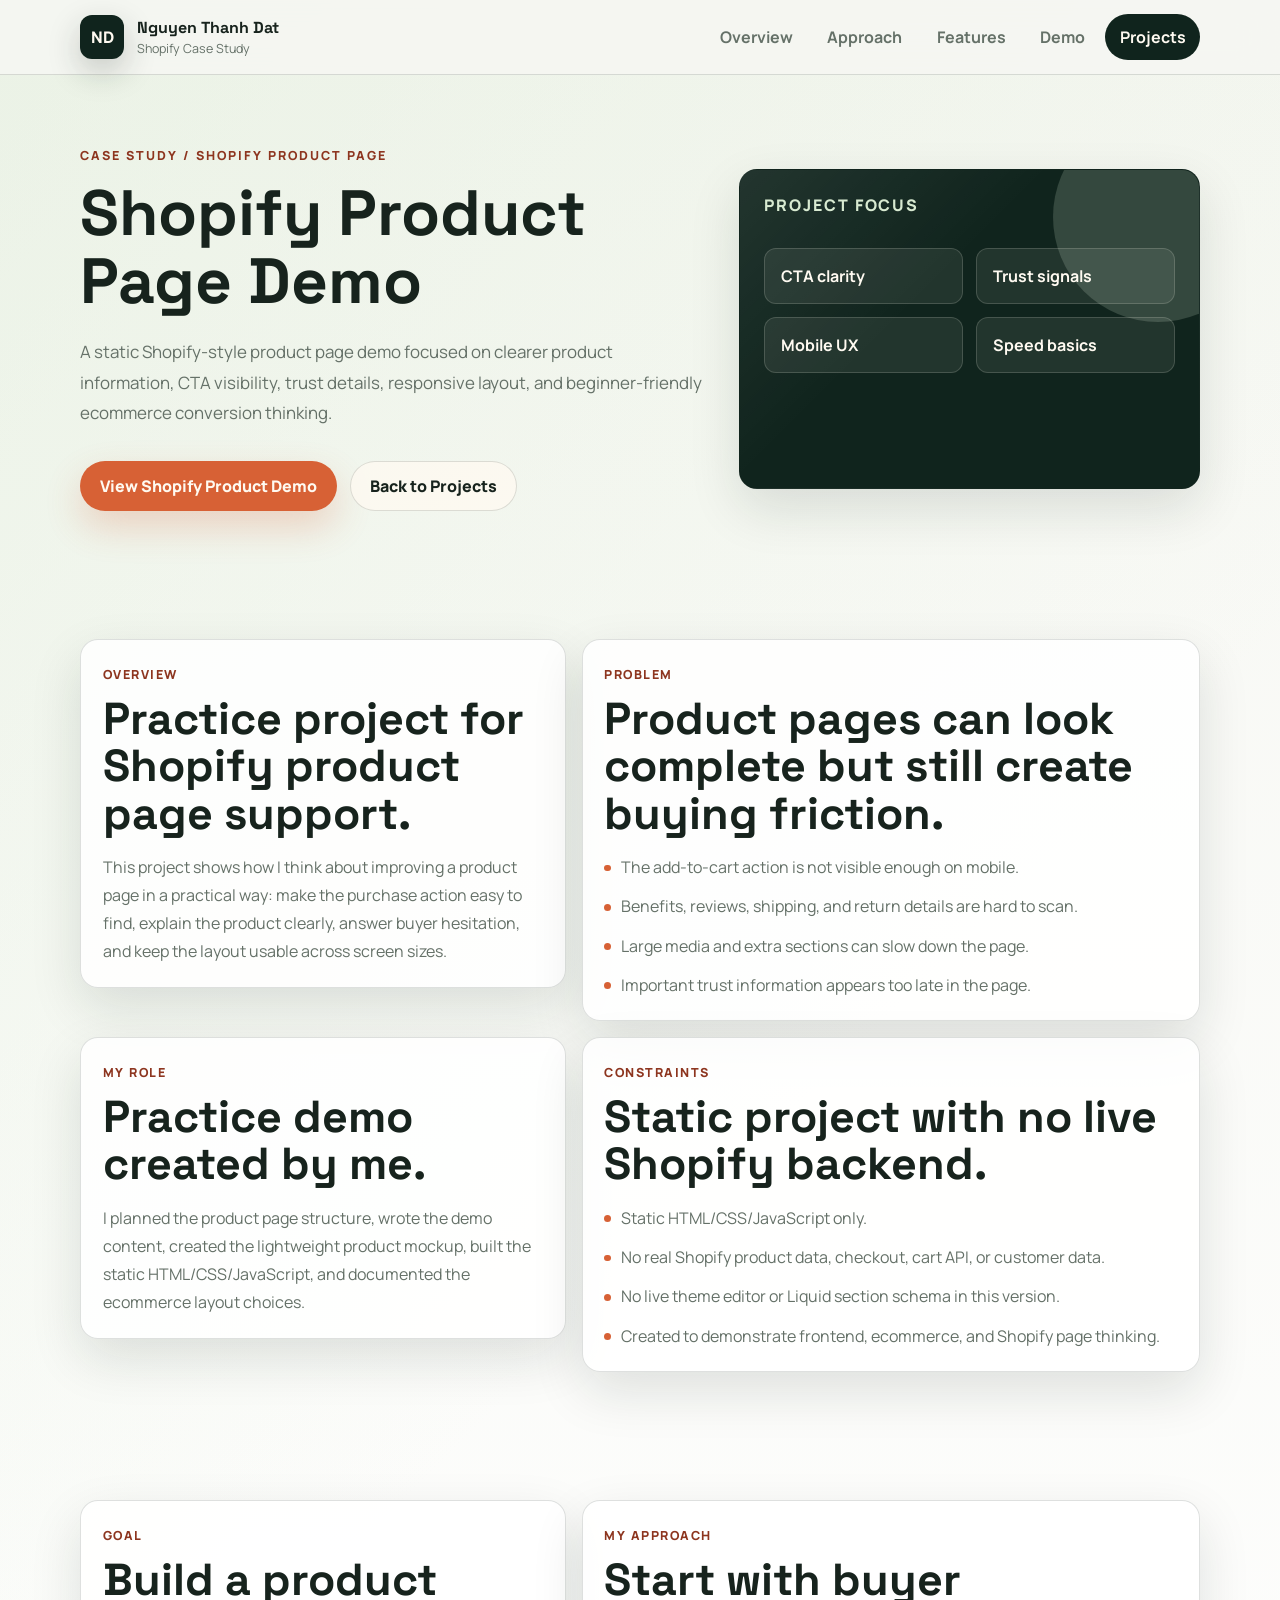
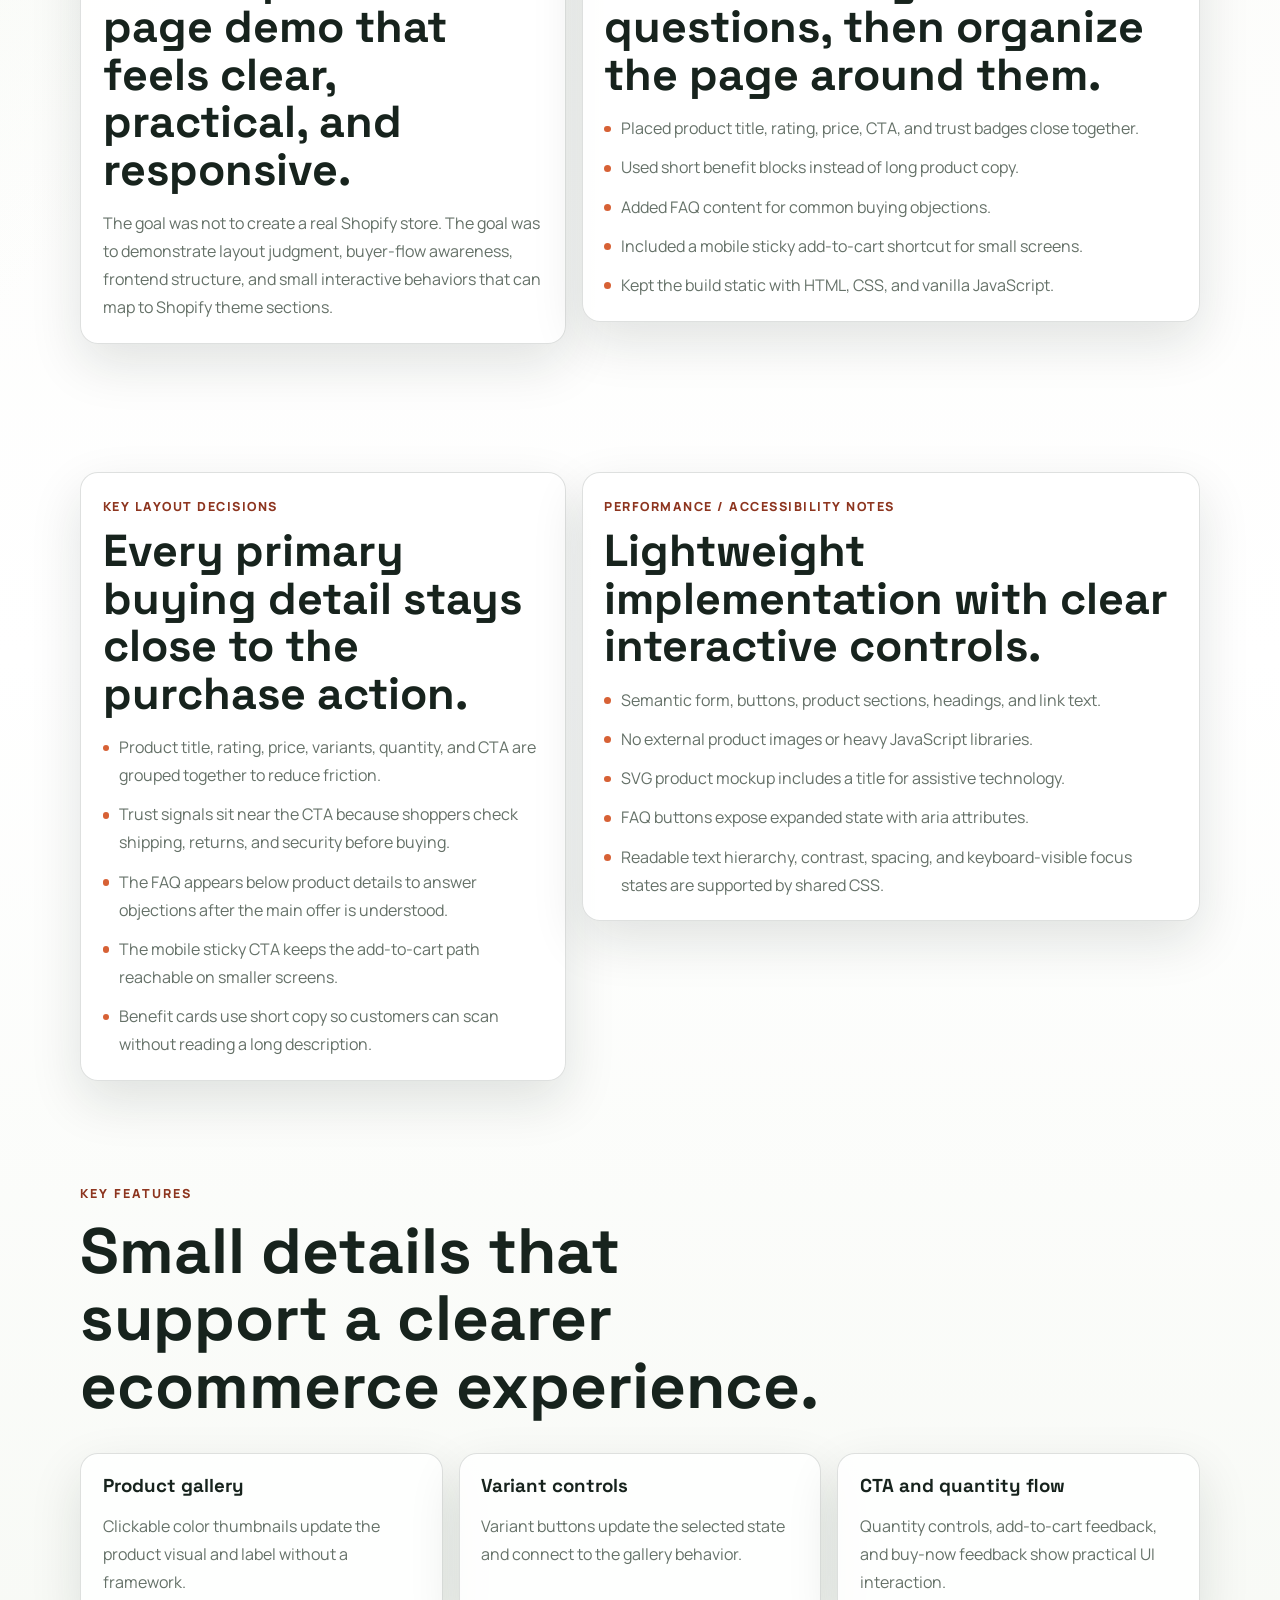
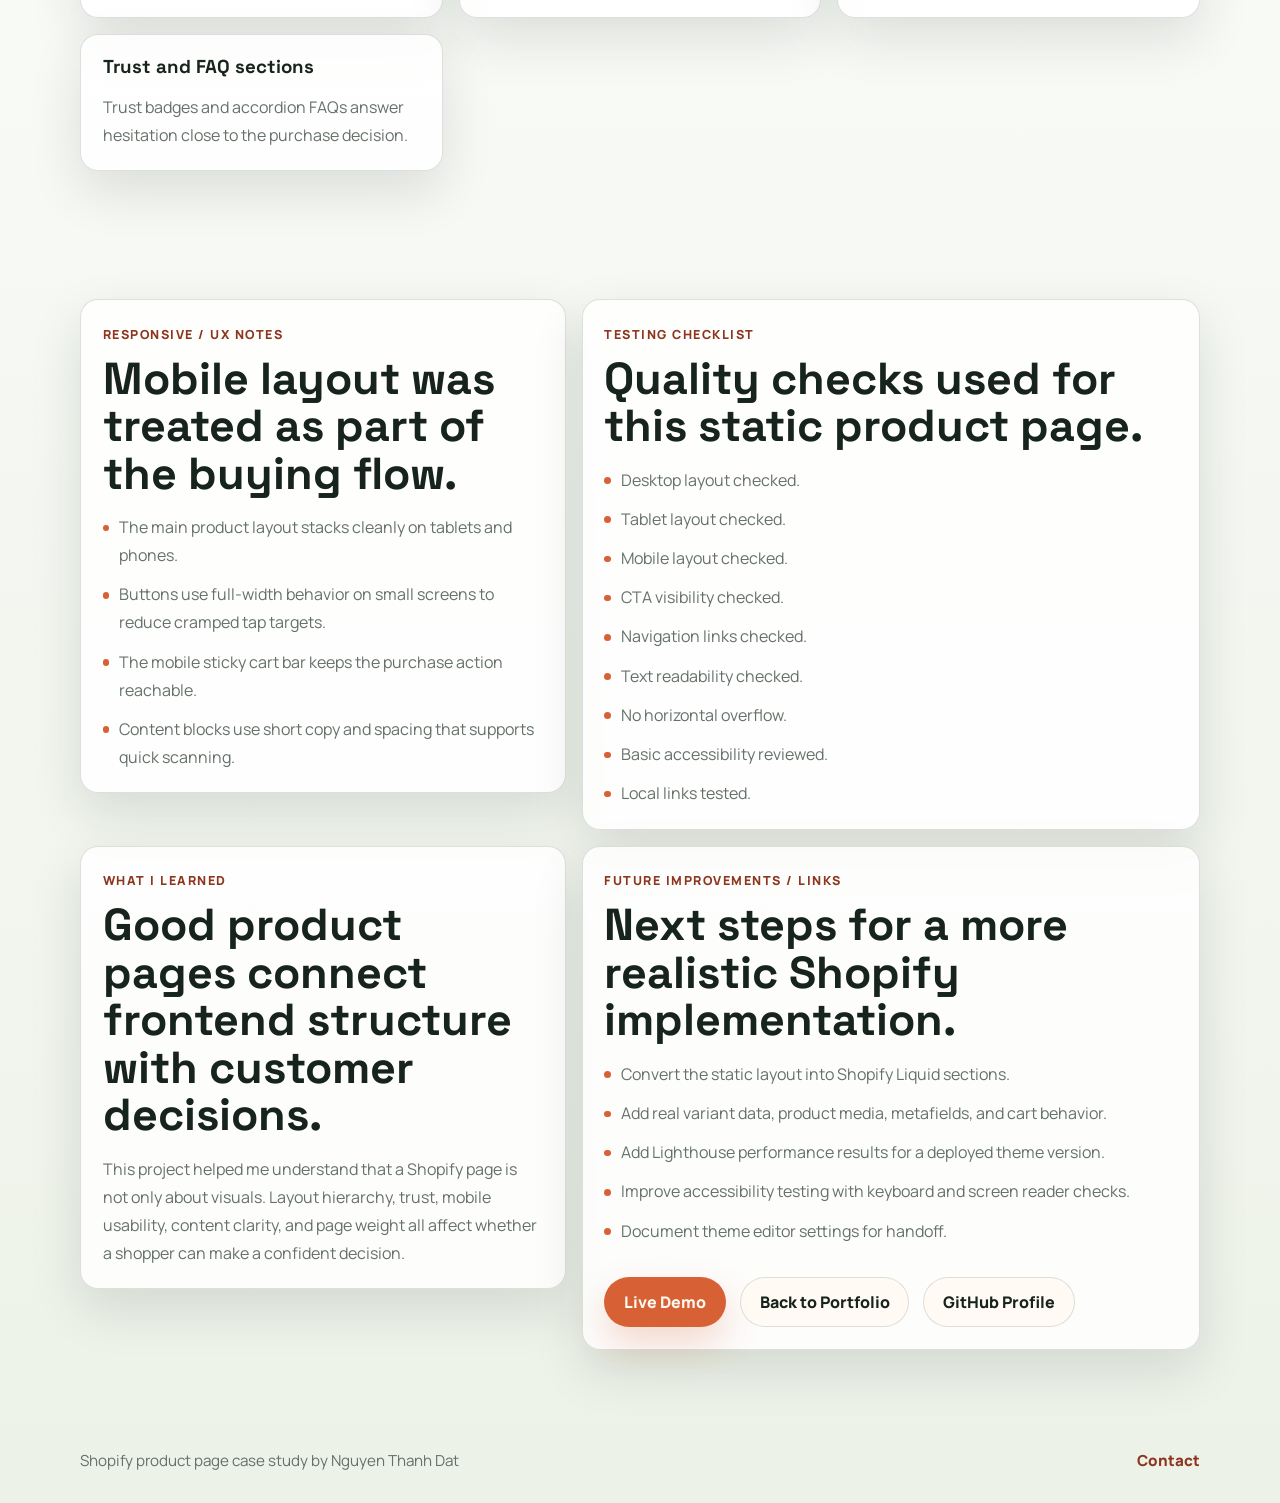
<file: shopify-product-page.html>
<!DOCTYPE html>
<html lang="en">
  <head>
    <meta charset="UTF-8" />
    <meta name="viewport" content="width=device-width, initial-scale=1.0" />
    <meta
      name="description"
      content="Shopify product page case study by Nguyen Thanh Dat showing a static product page demo focused on CTA clarity, trust signals, mobile UX, FAQ structure, and speed basics."
    />
    <title>Shopify Product Page Case Study | Nguyen Thanh Dat</title>
    <link rel="canonical" href="https://liam4503.github.io/shopify-frontend-portfolio/shopify-product-page.html" />
    <meta name="robots" content="index, follow" />
    <meta name="author" content="Nguyen Thanh Dat" />
    <meta property="og:title" content="Shopify Product Page Case Study | Nguyen Thanh Dat" />
    <meta
      property="og:description"
      content="Shopify product page case study by Nguyen Thanh Dat showing a static product page demo focused on CTA clarity, trust signals, mobile UX, FAQ structure, and speed basics."
    />
    <meta property="og:type" content="website" />
    <meta property="og:url" content="https://liam4503.github.io/shopify-frontend-portfolio/shopify-product-page.html" />
    <meta property="og:image" content="https://liam4503.github.io/shopify-frontend-portfolio/assets/og-image.png" />
    <meta property="og:image:width" content="1200" />
    <meta property="og:image:height" content="630" />
    <meta property="og:image:alt" content="Nguyen Thanh Dat Junior Frontend and Shopify Developer portfolio preview" />
    <meta property="og:site_name" content="Nguyen Thanh Dat Portfolio" />
    <meta name="twitter:card" content="summary_large_image" />
    <meta name="twitter:title" content="Shopify Product Page Case Study | Nguyen Thanh Dat" />
    <meta
      name="twitter:description"
      content="Shopify product page case study by Nguyen Thanh Dat showing a static product page demo focused on CTA clarity, trust signals, mobile UX, FAQ structure, and speed basics."
    />
    <meta name="twitter:image" content="https://liam4503.github.io/shopify-frontend-portfolio/assets/og-image.png" />
    <meta name="twitter:image:alt" content="Nguyen Thanh Dat Junior Frontend and Shopify Developer portfolio preview" />
    <link rel="preconnect" href="https://fonts.googleapis.com" />
    <link rel="preconnect" href="https://fonts.gstatic.com" crossorigin />
    <link
      href="https://fonts.googleapis.com/css2?family=Manrope:wght@400;500;600;700;800&family=Space+Grotesk:wght@500;600;700&display=swap"
      rel="stylesheet"
    />
    <link rel="stylesheet" href="./styles.css" />
  </head>
  <body>
    <a class="skip-link" href="#main">Skip to content</a>

    <header class="site-header">
      <div class="container nav-wrap">
        <a class="brand" href="./index.html#home" aria-label="Back to portfolio home">
          <span class="brand-mark">ND</span>
          <span>
            <strong>Nguyen Thanh Dat</strong>
            <small>Shopify Case Study</small>
          </span>
        </a>

        <button
          class="nav-toggle"
          type="button"
          aria-label="Open navigation"
          aria-controls="primary-nav"
          aria-expanded="false"
        >
          <span></span>
          <span></span>
          <span></span>
        </button>

        <nav class="site-nav" id="primary-nav" aria-label="Primary navigation">
          <a href="#overview">Overview</a>
          <a href="#approach">Approach</a>
          <a href="#features">Features</a>
          <a href="./shopify-product-demo.html">Demo</a>
          <a class="nav-button" href="./index.html#projects">Projects</a>
        </nav>
      </div>
    </header>

    <main id="main">
      <section class="case-hero section">
        <div class="container case-hero-grid">
          <div class="reveal">
            <p class="eyebrow">Case Study / Shopify Product Page</p>
            <h1>Shopify Product Page Demo</h1>
            <p class="hero-text">
              A static Shopify-style product page demo focused on clearer
              product information, CTA visibility, trust details, responsive
              layout, and beginner-friendly ecommerce conversion thinking.
            </p>
            <div class="hero-actions">
              <a class="button button-primary" href="./shopify-product-demo.html">View Shopify Product Demo</a>
              <a class="button button-ghost" href="./index.html#projects">Back to Projects</a>
            </div>
          </div>
          <aside class="metric-panel reveal reveal-delay">
            <span class="metric-label">Project Focus</span>
            <div class="metric-list">
              <strong>CTA clarity</strong>
              <strong>Trust signals</strong>
              <strong>Mobile UX</strong>
              <strong>Speed basics</strong>
            </div>
          </aside>
        </div>
      </section>

      <section class="section section-tight" id="overview">
        <div class="container case-grid">
          <article class="case-card reveal">
            <span class="card-label">Overview</span>
            <h2>Practice project for Shopify product page support.</h2>
            <p>
              This project shows how I think about improving a product page in a
              practical way: make the purchase action easy to find, explain the
              product clearly, answer buyer hesitation, and keep the layout
              usable across screen sizes.
            </p>
          </article>

          <article class="case-card reveal reveal-delay">
            <span class="card-label">Problem</span>
            <h2>Product pages can look complete but still create buying friction.</h2>
            <ul class="check-list">
              <li>The add-to-cart action is not visible enough on mobile.</li>
              <li>Benefits, reviews, shipping, and return details are hard to scan.</li>
              <li>Large media and extra sections can slow down the page.</li>
              <li>Important trust information appears too late in the page.</li>
            </ul>
          </article>

          <article class="case-card reveal">
            <span class="card-label">My Role</span>
            <h2>Practice demo created by me.</h2>
            <p>
              I planned the product page structure, wrote the demo content,
              created the lightweight product mockup, built the static
              HTML/CSS/JavaScript, and documented the ecommerce layout choices.
            </p>
          </article>

          <article class="case-card reveal reveal-delay">
            <span class="card-label">Constraints</span>
            <h2>Static project with no live Shopify backend.</h2>
            <ul class="check-list">
              <li>Static HTML/CSS/JavaScript only.</li>
              <li>No real Shopify product data, checkout, cart API, or customer data.</li>
              <li>No live theme editor or Liquid section schema in this version.</li>
              <li>Created to demonstrate frontend, ecommerce, and Shopify page thinking.</li>
            </ul>
          </article>
        </div>
      </section>

      <section class="section" id="approach">
        <div class="container case-grid">
          <article class="case-card reveal">
            <span class="card-label">Goal</span>
            <h2>Build a product page demo that feels clear, practical, and responsive.</h2>
            <p>
              The goal was not to create a real Shopify store. The goal was to
              demonstrate layout judgment, buyer-flow awareness, frontend
              structure, and small interactive behaviors that can map to Shopify
              theme sections.
            </p>
          </article>

          <article class="case-card reveal reveal-delay">
            <span class="card-label">My Approach</span>
            <h2>Start with buyer questions, then organize the page around them.</h2>
            <ul class="check-list">
              <li>Placed product title, rating, price, CTA, and trust badges close together.</li>
              <li>Used short benefit blocks instead of long product copy.</li>
              <li>Added FAQ content for common buying objections.</li>
              <li>Included a mobile sticky add-to-cart shortcut for small screens.</li>
              <li>Kept the build static with HTML, CSS, and vanilla JavaScript.</li>
            </ul>
          </article>
        </div>
      </section>

      <section class="section section-tight" id="decisions">
        <div class="container case-grid">
          <article class="case-card reveal">
            <span class="card-label">Key Layout Decisions</span>
            <h2>Every primary buying detail stays close to the purchase action.</h2>
            <ul class="check-list">
              <li>Product title, rating, price, variants, quantity, and CTA are grouped together to reduce friction.</li>
              <li>Trust signals sit near the CTA because shoppers check shipping, returns, and security before buying.</li>
              <li>The FAQ appears below product details to answer objections after the main offer is understood.</li>
              <li>The mobile sticky CTA keeps the add-to-cart path reachable on smaller screens.</li>
              <li>Benefit cards use short copy so customers can scan without reading a long description.</li>
            </ul>
          </article>
          <article class="case-card reveal reveal-delay">
            <span class="card-label">Performance / Accessibility Notes</span>
            <h2>Lightweight implementation with clear interactive controls.</h2>
            <ul class="check-list">
              <li>Semantic form, buttons, product sections, headings, and link text.</li>
              <li>No external product images or heavy JavaScript libraries.</li>
              <li>SVG product mockup includes a title for assistive technology.</li>
              <li>FAQ buttons expose expanded state with aria attributes.</li>
              <li>Readable text hierarchy, contrast, spacing, and keyboard-visible focus states are supported by shared CSS.</li>
            </ul>
          </article>
        </div>
      </section>

      <section class="section section-tight" id="features">
        <div class="container">
          <div class="section-heading reveal">
            <p class="eyebrow">Key Features</p>
            <h2>Small details that support a clearer ecommerce experience.</h2>
          </div>
          <div class="checklist-grid">
            <article class="mini-card reveal">
              <h3>Product gallery</h3>
              <p>Clickable color thumbnails update the product visual and label without a framework.</p>
            </article>
            <article class="mini-card reveal">
              <h3>Variant controls</h3>
              <p>Variant buttons update the selected state and connect to the gallery behavior.</p>
            </article>
            <article class="mini-card reveal">
              <h3>CTA and quantity flow</h3>
              <p>Quantity controls, add-to-cart feedback, and buy-now feedback show practical UI interaction.</p>
            </article>
            <article class="mini-card reveal">
              <h3>Trust and FAQ sections</h3>
              <p>Trust badges and accordion FAQs answer hesitation close to the purchase decision.</p>
            </article>
          </div>
        </div>
      </section>

      <section class="section">
        <div class="container case-grid">
          <article class="case-card reveal">
            <span class="card-label">Responsive / UX Notes</span>
            <h2>Mobile layout was treated as part of the buying flow.</h2>
            <ul class="check-list">
              <li>The main product layout stacks cleanly on tablets and phones.</li>
              <li>Buttons use full-width behavior on small screens to reduce cramped tap targets.</li>
              <li>The mobile sticky cart bar keeps the purchase action reachable.</li>
              <li>Content blocks use short copy and spacing that supports quick scanning.</li>
            </ul>
          </article>

          <article class="case-card reveal reveal-delay">
            <span class="card-label">Testing Checklist</span>
            <h2>Quality checks used for this static product page.</h2>
            <ul class="check-list">
              <li>Desktop layout checked.</li>
              <li>Tablet layout checked.</li>
              <li>Mobile layout checked.</li>
              <li>CTA visibility checked.</li>
              <li>Navigation links checked.</li>
              <li>Text readability checked.</li>
              <li>No horizontal overflow.</li>
              <li>Basic accessibility reviewed.</li>
              <li>Local links tested.</li>
            </ul>
          </article>

          <article class="case-card reveal">
            <span class="card-label">What I Learned</span>
            <h2>Good product pages connect frontend structure with customer decisions.</h2>
            <p>
              This project helped me understand that a Shopify page is not only
              about visuals. Layout hierarchy, trust, mobile usability, content
              clarity, and page weight all affect whether a shopper can make a
              confident decision.
            </p>
          </article>

          <article class="case-card reveal reveal-delay">
            <span class="card-label">Future Improvements / Links</span>
            <h2>Next steps for a more realistic Shopify implementation.</h2>
            <ul class="check-list">
              <li>Convert the static layout into Shopify Liquid sections.</li>
              <li>Add real variant data, product media, metafields, and cart behavior.</li>
              <li>Add Lighthouse performance results for a deployed theme version.</li>
              <li>Improve accessibility testing with keyboard and screen reader checks.</li>
              <li>Document theme editor settings for handoff.</li>
            </ul>
            <div class="card-actions">
              <a class="button button-primary" href="./shopify-product-demo.html" aria-label="Live demo for Shopify Product Page Demo">Live Demo</a>
              <a class="button button-ghost" href="./index.html#projects" aria-label="Back to portfolio projects from Shopify Product Page case study">Back to Portfolio</a>
              <a class="button button-ghost" href="https://github.com/Liam4503" target="_blank" rel="noreferrer">GitHub Profile</a>
            </div>
          </article>
        </div>
      </section>
    </main>

    <footer class="site-footer">
      <div class="container footer-wrap">
        <p>Shopify product page case study by Nguyen Thanh Dat</p>
        <a href="./index.html#contact">Contact</a>
      </div>
    </footer>

    <script src="./script.js" defer></script>
  </body>
</html>
</file>
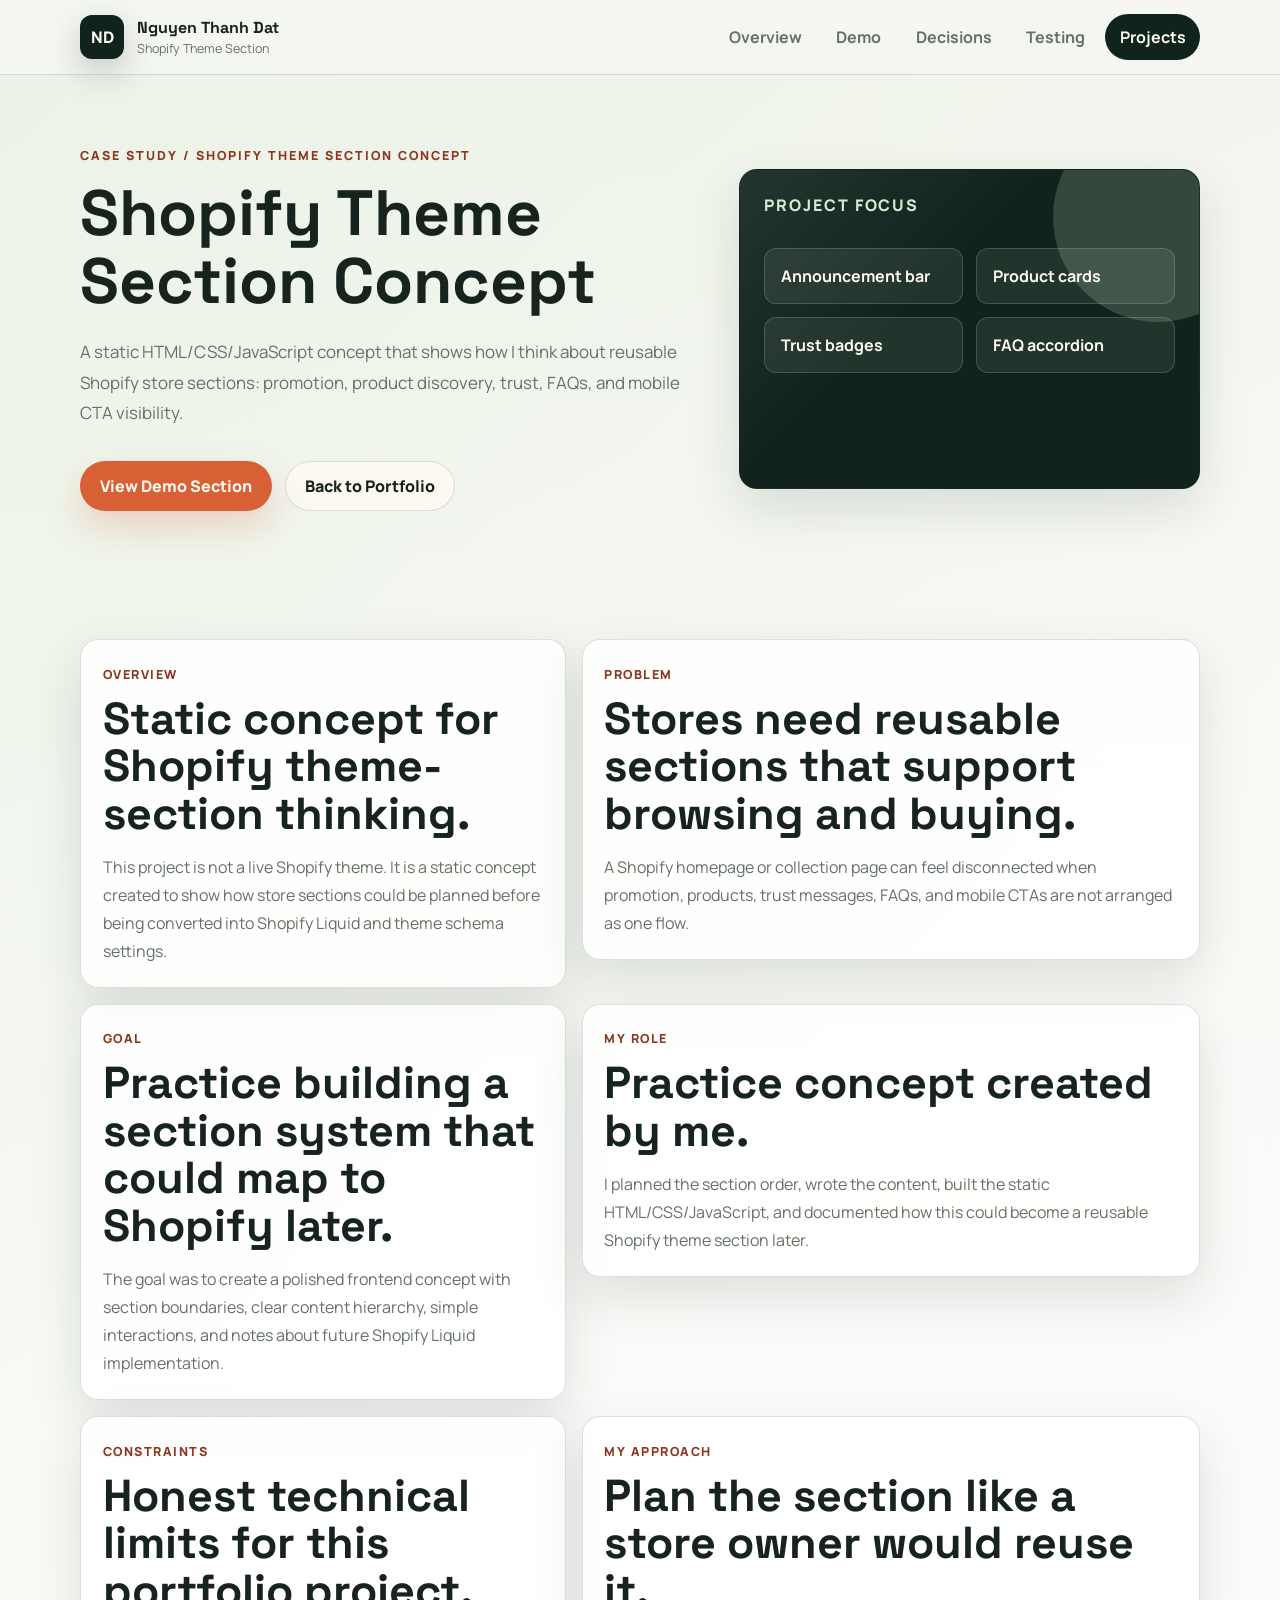
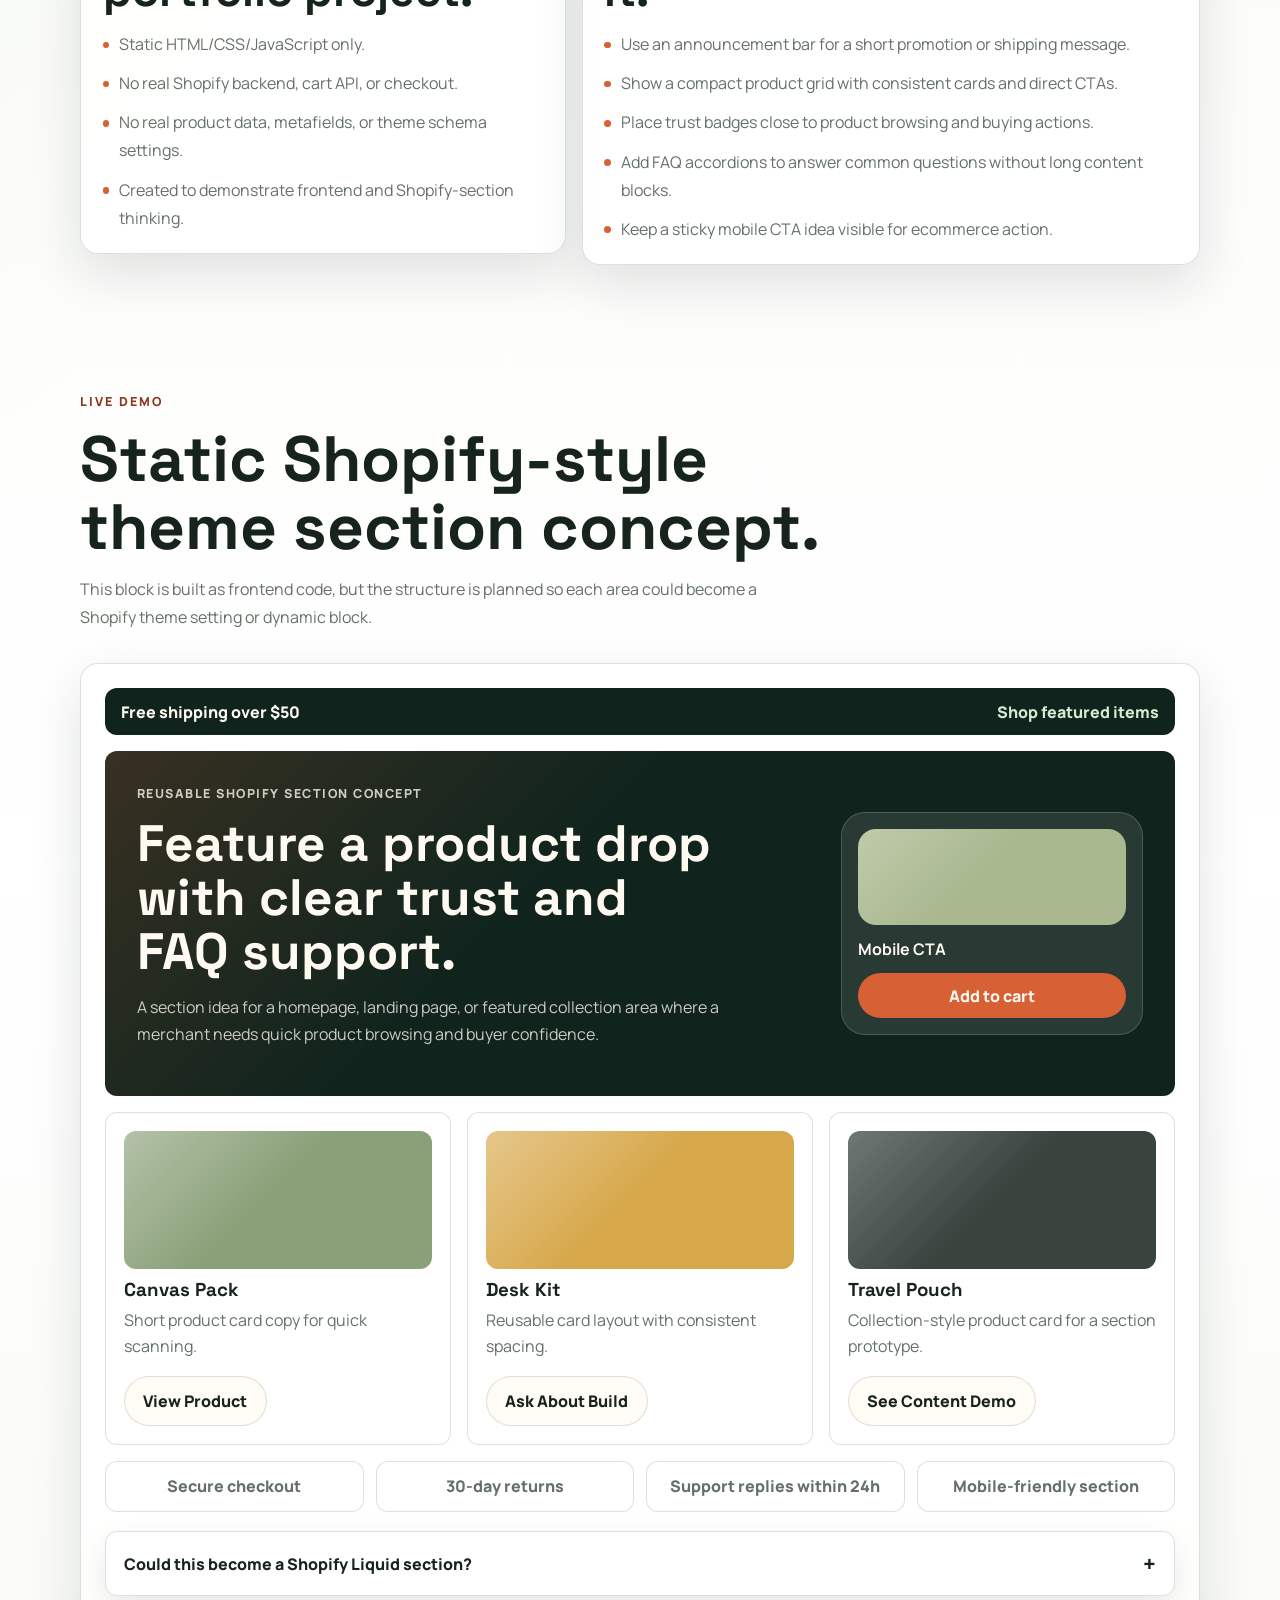
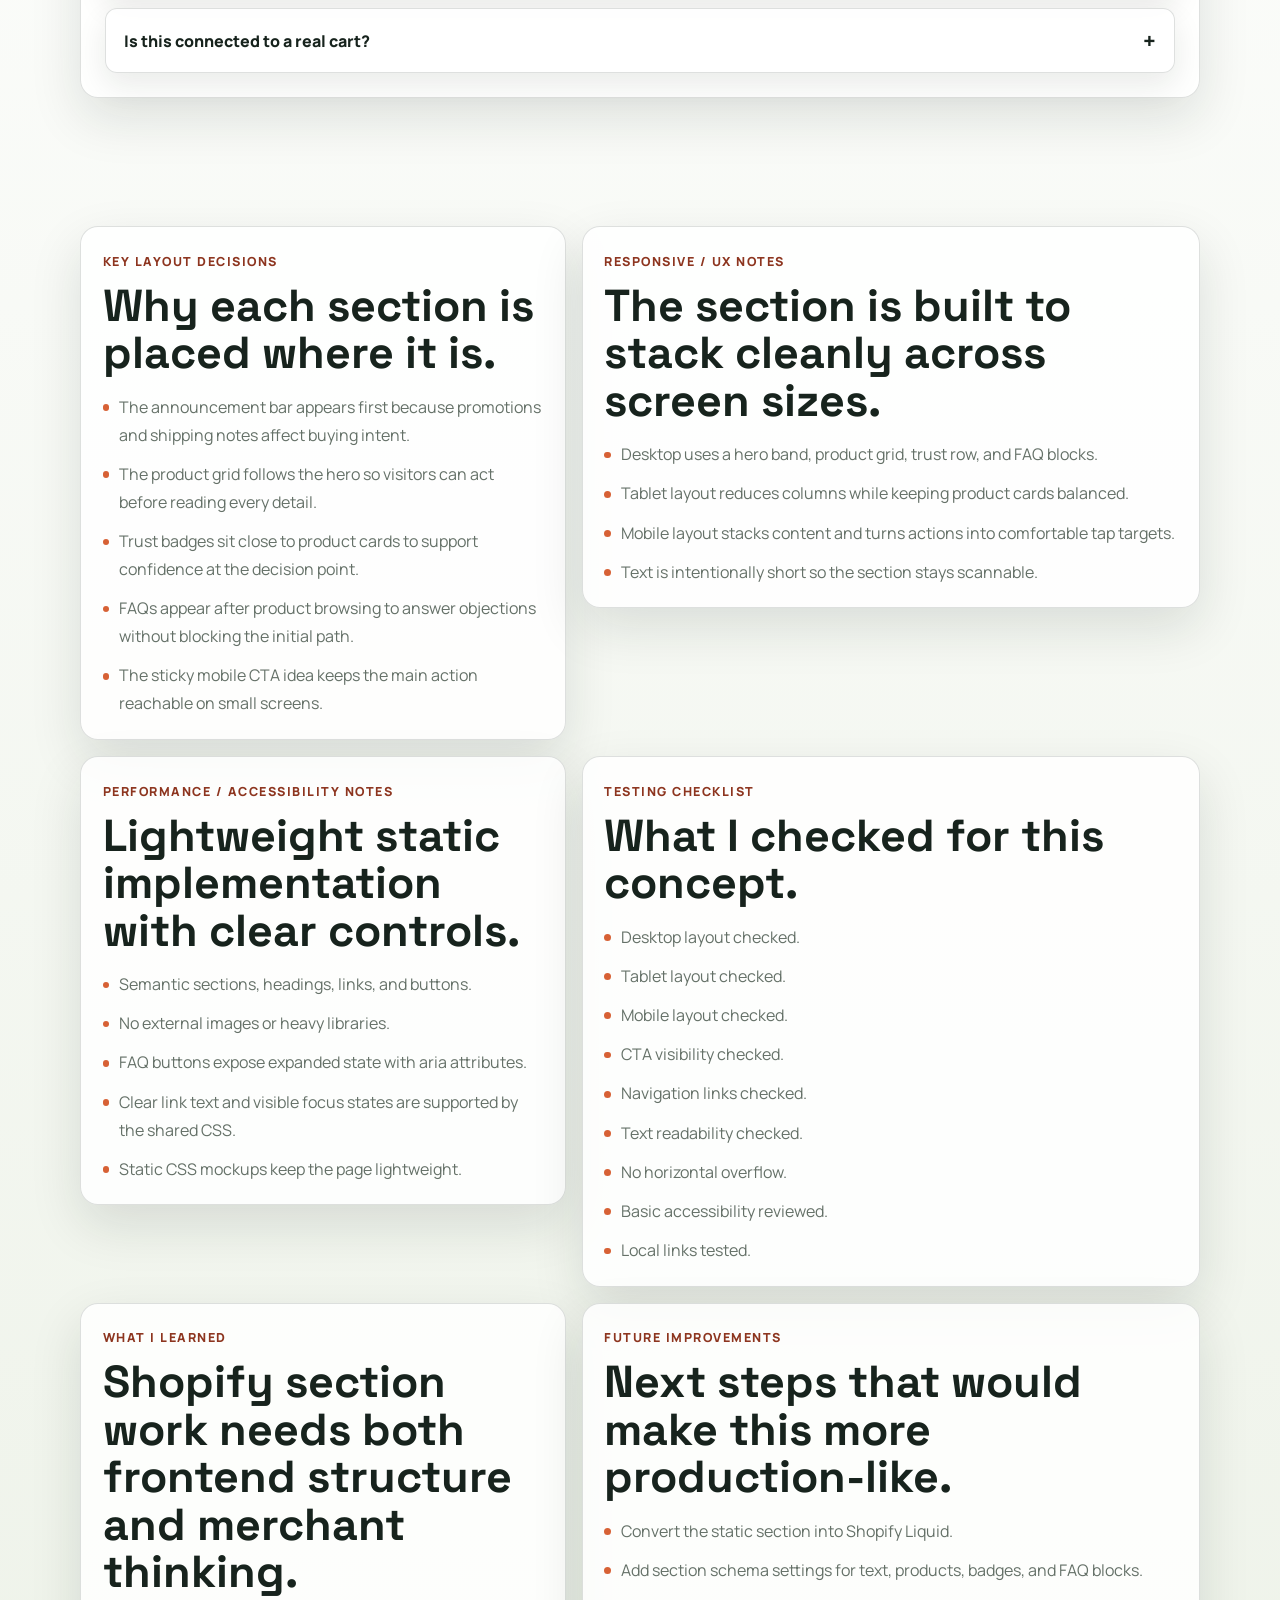
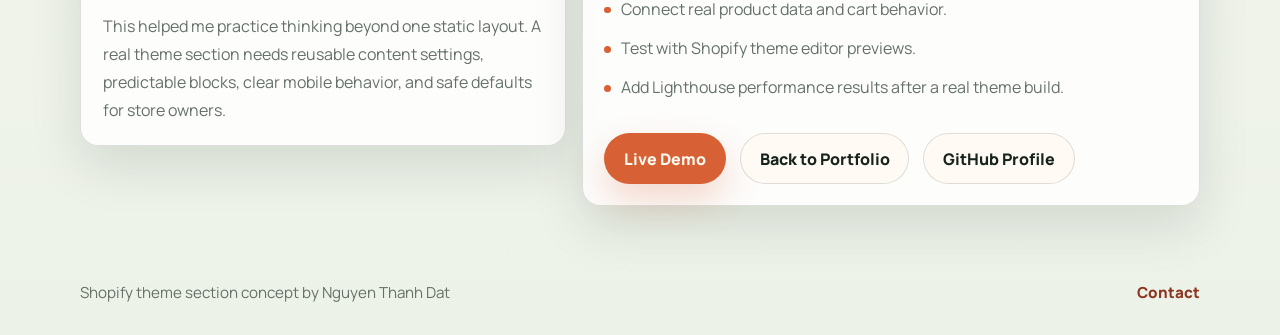
<file: shopify-theme-section.html>
<!DOCTYPE html>
<html lang="en">
  <head>
    <meta charset="UTF-8" />
    <meta name="viewport" content="width=device-width, initial-scale=1.0" />
    <meta
      name="description"
      content="Shopify theme section concept case study by Nguyen Thanh Dat showing static HTML, CSS, and JavaScript section thinking for announcement bars, product grids, trust badges, FAQ accordions, and mobile CTAs."
    />
    <title>Shopify Theme Section Concept | Nguyen Thanh Dat</title>
    <link rel="canonical" href="https://liam4503.github.io/shopify-frontend-portfolio/shopify-theme-section.html" />
    <meta name="robots" content="index, follow" />
    <meta name="author" content="Nguyen Thanh Dat" />
    <meta property="og:title" content="Shopify Theme Section Concept | Nguyen Thanh Dat" />
    <meta
      property="og:description"
      content="Static Shopify theme-section concept covering announcement bar, product card grid, trust badges, FAQ accordion, sticky mobile CTA, and Shopify Liquid learning notes."
    />
    <meta property="og:type" content="website" />
    <meta property="og:url" content="https://liam4503.github.io/shopify-frontend-portfolio/shopify-theme-section.html" />
    <meta property="og:image" content="https://liam4503.github.io/shopify-frontend-portfolio/assets/og-image.png" />
    <meta property="og:image:width" content="1200" />
    <meta property="og:image:height" content="630" />
    <meta property="og:image:alt" content="Nguyen Thanh Dat Junior Frontend and Shopify Developer portfolio preview" />
    <meta property="og:site_name" content="Nguyen Thanh Dat Portfolio" />
    <meta name="twitter:card" content="summary_large_image" />
    <meta name="twitter:title" content="Shopify Theme Section Concept | Nguyen Thanh Dat" />
    <meta
      name="twitter:description"
      content="Static Shopify theme-section concept covering announcement bar, product card grid, trust badges, FAQ accordion, sticky mobile CTA, and Shopify Liquid learning notes."
    />
    <meta name="twitter:image" content="https://liam4503.github.io/shopify-frontend-portfolio/assets/og-image.png" />
    <meta name="twitter:image:alt" content="Nguyen Thanh Dat Junior Frontend and Shopify Developer portfolio preview" />
    <link rel="preconnect" href="https://fonts.googleapis.com" />
    <link rel="preconnect" href="https://fonts.gstatic.com" crossorigin />
    <link
      href="https://fonts.googleapis.com/css2?family=Manrope:wght@400;500;600;700;800&family=Space+Grotesk:wght@500;600;700&display=swap"
      rel="stylesheet"
    />
    <link rel="stylesheet" href="./styles.css" />
  </head>
  <body class="has-mobile-cart">
    <a class="skip-link" href="#main">Skip to content</a>

    <header class="site-header">
      <div class="container nav-wrap">
        <a class="brand" href="./index.html#home" aria-label="Back to portfolio home">
          <span class="brand-mark">ND</span>
          <span>
            <strong>Nguyen Thanh Dat</strong>
            <small>Shopify Theme Section</small>
          </span>
        </a>

        <button
          class="nav-toggle"
          type="button"
          aria-label="Open navigation"
          aria-controls="primary-nav"
          aria-expanded="false"
        >
          <span></span>
          <span></span>
          <span></span>
        </button>

        <nav class="site-nav" id="primary-nav" aria-label="Primary navigation">
          <a href="#overview">Overview</a>
          <a href="#theme-demo">Demo</a>
          <a href="#decisions">Decisions</a>
          <a href="#testing">Testing</a>
          <a class="nav-button" href="./index.html#projects">Projects</a>
        </nav>
      </div>
    </header>

    <main id="main">
      <section class="case-hero section">
        <div class="container case-hero-grid">
          <div class="reveal">
            <p class="eyebrow">Case Study / Shopify Theme Section Concept</p>
            <h1>Shopify Theme Section Concept</h1>
            <p class="hero-text">
              A static HTML/CSS/JavaScript concept that shows how I think about
              reusable Shopify store sections: promotion, product discovery,
              trust, FAQs, and mobile CTA visibility.
            </p>
            <div class="hero-actions">
              <a class="button button-primary" href="#theme-demo">View Demo Section</a>
              <a class="button button-ghost" href="./index.html#projects">Back to Portfolio</a>
            </div>
          </div>
          <aside class="metric-panel reveal reveal-delay">
            <span class="metric-label">Project Focus</span>
            <div class="metric-list">
              <strong>Announcement bar</strong>
              <strong>Product cards</strong>
              <strong>Trust badges</strong>
              <strong>FAQ accordion</strong>
            </div>
          </aside>
        </div>
      </section>

      <section class="section section-tight" id="overview">
        <div class="container case-grid">
          <article class="case-card reveal">
            <span class="card-label">Overview</span>
            <h2>Static concept for Shopify theme-section thinking.</h2>
            <p>
              This project is not a live Shopify theme. It is a static concept
              created to show how store sections could be planned before being
              converted into Shopify Liquid and theme schema settings.
            </p>
          </article>
          <article class="case-card reveal reveal-delay">
            <span class="card-label">Problem</span>
            <h2>Stores need reusable sections that support browsing and buying.</h2>
            <p>
              A Shopify homepage or collection page can feel disconnected when
              promotion, products, trust messages, FAQs, and mobile CTAs are not
              arranged as one flow.
            </p>
          </article>
          <article class="case-card reveal">
            <span class="card-label">Goal</span>
            <h2>Practice building a section system that could map to Shopify later.</h2>
            <p>
              The goal was to create a polished frontend concept with section
              boundaries, clear content hierarchy, simple interactions, and
              notes about future Shopify Liquid implementation.
            </p>
          </article>
          <article class="case-card reveal reveal-delay">
            <span class="card-label">My Role</span>
            <h2>Practice concept created by me.</h2>
            <p>
              I planned the section order, wrote the content, built the static
              HTML/CSS/JavaScript, and documented how this could become a
              reusable Shopify theme section later.
            </p>
          </article>
          <article class="case-card reveal">
            <span class="card-label">Constraints</span>
            <h2>Honest technical limits for this portfolio project.</h2>
            <ul class="check-list">
              <li>Static HTML/CSS/JavaScript only.</li>
              <li>No real Shopify backend, cart API, or checkout.</li>
              <li>No real product data, metafields, or theme schema settings.</li>
              <li>Created to demonstrate frontend and Shopify-section thinking.</li>
            </ul>
          </article>
          <article class="case-card reveal reveal-delay">
            <span class="card-label">My Approach</span>
            <h2>Plan the section like a store owner would reuse it.</h2>
            <ul class="check-list">
              <li>Use an announcement bar for a short promotion or shipping message.</li>
              <li>Show a compact product grid with consistent cards and direct CTAs.</li>
              <li>Place trust badges close to product browsing and buying actions.</li>
              <li>Add FAQ accordions to answer common questions without long content blocks.</li>
              <li>Keep a sticky mobile CTA idea visible for ecommerce action.</li>
            </ul>
          </article>
        </div>
      </section>

      <section class="section" id="theme-demo">
        <div class="container">
          <div class="section-heading reveal">
            <p class="eyebrow">Live Demo</p>
            <h2>Static Shopify-style theme section concept.</h2>
            <p>
              This block is built as frontend code, but the structure is planned
              so each area could become a Shopify theme setting or dynamic block.
            </p>
          </div>

          <div class="theme-demo reveal">
            <div class="theme-announcement">
              <span>Free shipping over $50</span>
              <a href="#theme-products">Shop featured items</a>
            </div>

            <div class="theme-hero-band">
              <div>
                <p class="demo-kicker">Reusable Shopify Section Concept</p>
                <h2>Feature a product drop with clear trust and FAQ support.</h2>
                <p>
                  A section idea for a homepage, landing page, or featured
                  collection area where a merchant needs quick product browsing
                  and buyer confidence.
                </p>
              </div>
              <div class="theme-mini-device" aria-label="Mobile sticky CTA preview">
                <span></span>
                <strong>Mobile CTA</strong>
                <em>Add to cart</em>
              </div>
            </div>

            <div class="theme-product-grid" id="theme-products" aria-label="Product card grid demo">
              <article>
                <div class="theme-product-thumb theme-product-a"></div>
                <h3>Canvas Pack</h3>
                <p>Short product card copy for quick scanning.</p>
                <a class="button button-ghost" href="./shopify-product-demo.html">View Product</a>
              </article>
              <article>
                <div class="theme-product-thumb theme-product-b"></div>
                <h3>Desk Kit</h3>
                <p>Reusable card layout with consistent spacing.</p>
                <a class="button button-ghost" href="./index.html#contact">Ask About Build</a>
              </article>
              <article>
                <div class="theme-product-thumb theme-product-c"></div>
                <h3>Travel Pouch</h3>
                <p>Collection-style product card for a section prototype.</p>
                <a class="button button-ghost" href="./ecommerce-content-website.html#demo-preview">See Content Demo</a>
              </article>
            </div>

            <div class="theme-trust-row" aria-label="Trust badges">
              <span>Secure checkout</span>
              <span>30-day returns</span>
              <span>Support replies within 24h</span>
              <span>Mobile-friendly section</span>
            </div>

            <div class="accordion theme-faq" data-accordion>
              <article class="accordion-item">
                <button type="button" aria-expanded="false">Could this become a Shopify Liquid section?</button>
                <div class="accordion-panel">
                  <p>Yes. The static areas are planned around section settings such as announcement text, product blocks, badge text, and FAQ items.</p>
                </div>
              </article>
              <article class="accordion-item">
                <button type="button" aria-expanded="false">Is this connected to a real cart?</button>
                <div class="accordion-panel">
                  <p>No. This is a static concept. A real Shopify implementation would need Liquid, product data, cart behavior, and theme testing.</p>
                </div>
              </article>
            </div>
          </div>
        </div>
      </section>

      <section class="section section-tight" id="decisions">
        <div class="container case-grid">
          <article class="case-card reveal">
            <span class="card-label">Key Layout Decisions</span>
            <h2>Why each section is placed where it is.</h2>
            <ul class="check-list">
              <li>The announcement bar appears first because promotions and shipping notes affect buying intent.</li>
              <li>The product grid follows the hero so visitors can act before reading every detail.</li>
              <li>Trust badges sit close to product cards to support confidence at the decision point.</li>
              <li>FAQs appear after product browsing to answer objections without blocking the initial path.</li>
              <li>The sticky mobile CTA idea keeps the main action reachable on small screens.</li>
            </ul>
          </article>
          <article class="case-card reveal reveal-delay">
            <span class="card-label">Responsive / UX Notes</span>
            <h2>The section is built to stack cleanly across screen sizes.</h2>
            <ul class="check-list">
              <li>Desktop uses a hero band, product grid, trust row, and FAQ blocks.</li>
              <li>Tablet layout reduces columns while keeping product cards balanced.</li>
              <li>Mobile layout stacks content and turns actions into comfortable tap targets.</li>
              <li>Text is intentionally short so the section stays scannable.</li>
            </ul>
          </article>
          <article class="case-card reveal">
            <span class="card-label">Performance / Accessibility Notes</span>
            <h2>Lightweight static implementation with clear controls.</h2>
            <ul class="check-list">
              <li>Semantic sections, headings, links, and buttons.</li>
              <li>No external images or heavy libraries.</li>
              <li>FAQ buttons expose expanded state with aria attributes.</li>
              <li>Clear link text and visible focus states are supported by the shared CSS.</li>
              <li>Static CSS mockups keep the page lightweight.</li>
            </ul>
          </article>
          <article class="case-card reveal reveal-delay" id="testing">
            <span class="card-label">Testing Checklist</span>
            <h2>What I checked for this concept.</h2>
            <ul class="check-list">
              <li>Desktop layout checked.</li>
              <li>Tablet layout checked.</li>
              <li>Mobile layout checked.</li>
              <li>CTA visibility checked.</li>
              <li>Navigation links checked.</li>
              <li>Text readability checked.</li>
              <li>No horizontal overflow.</li>
              <li>Basic accessibility reviewed.</li>
              <li>Local links tested.</li>
            </ul>
          </article>
          <article class="case-card reveal">
            <span class="card-label">What I Learned</span>
            <h2>Shopify section work needs both frontend structure and merchant thinking.</h2>
            <p>
              This helped me practice thinking beyond one static layout. A real
              theme section needs reusable content settings, predictable blocks,
              clear mobile behavior, and safe defaults for store owners.
            </p>
          </article>
          <article class="case-card reveal reveal-delay">
            <span class="card-label">Future Improvements</span>
            <h2>Next steps that would make this more production-like.</h2>
            <ul class="check-list">
              <li>Convert the static section into Shopify Liquid.</li>
              <li>Add section schema settings for text, products, badges, and FAQ blocks.</li>
              <li>Connect real product data and cart behavior.</li>
              <li>Test with Shopify theme editor previews.</li>
              <li>Add Lighthouse performance results after a real theme build.</li>
            </ul>
            <div class="card-actions">
              <a class="button button-primary" href="#theme-demo" aria-label="Live demo for Shopify Theme Section Concept">Live Demo</a>
              <a class="button button-ghost" href="./index.html#projects" aria-label="Back to portfolio projects from Shopify Theme Section case study">Back to Portfolio</a>
              <a class="button button-ghost" href="https://github.com/Liam4503" target="_blank" rel="noreferrer">GitHub Profile</a>
            </div>
          </article>
        </div>
      </section>
    </main>

    <div class="mobile-cart-bar mobile-cart-bar-static" aria-label="Mobile sticky CTA concept">
      <span>Theme section CTA</span>
      <a class="button button-primary" href="#theme-products">Shop featured</a>
    </div>

    <footer class="site-footer">
      <div class="container footer-wrap">
        <p>Shopify theme section concept by Nguyen Thanh Dat</p>
        <a href="./index.html#contact">Contact</a>
      </div>
    </footer>

    <script src="./script.js" defer></script>
  </body>
</html>
</file>
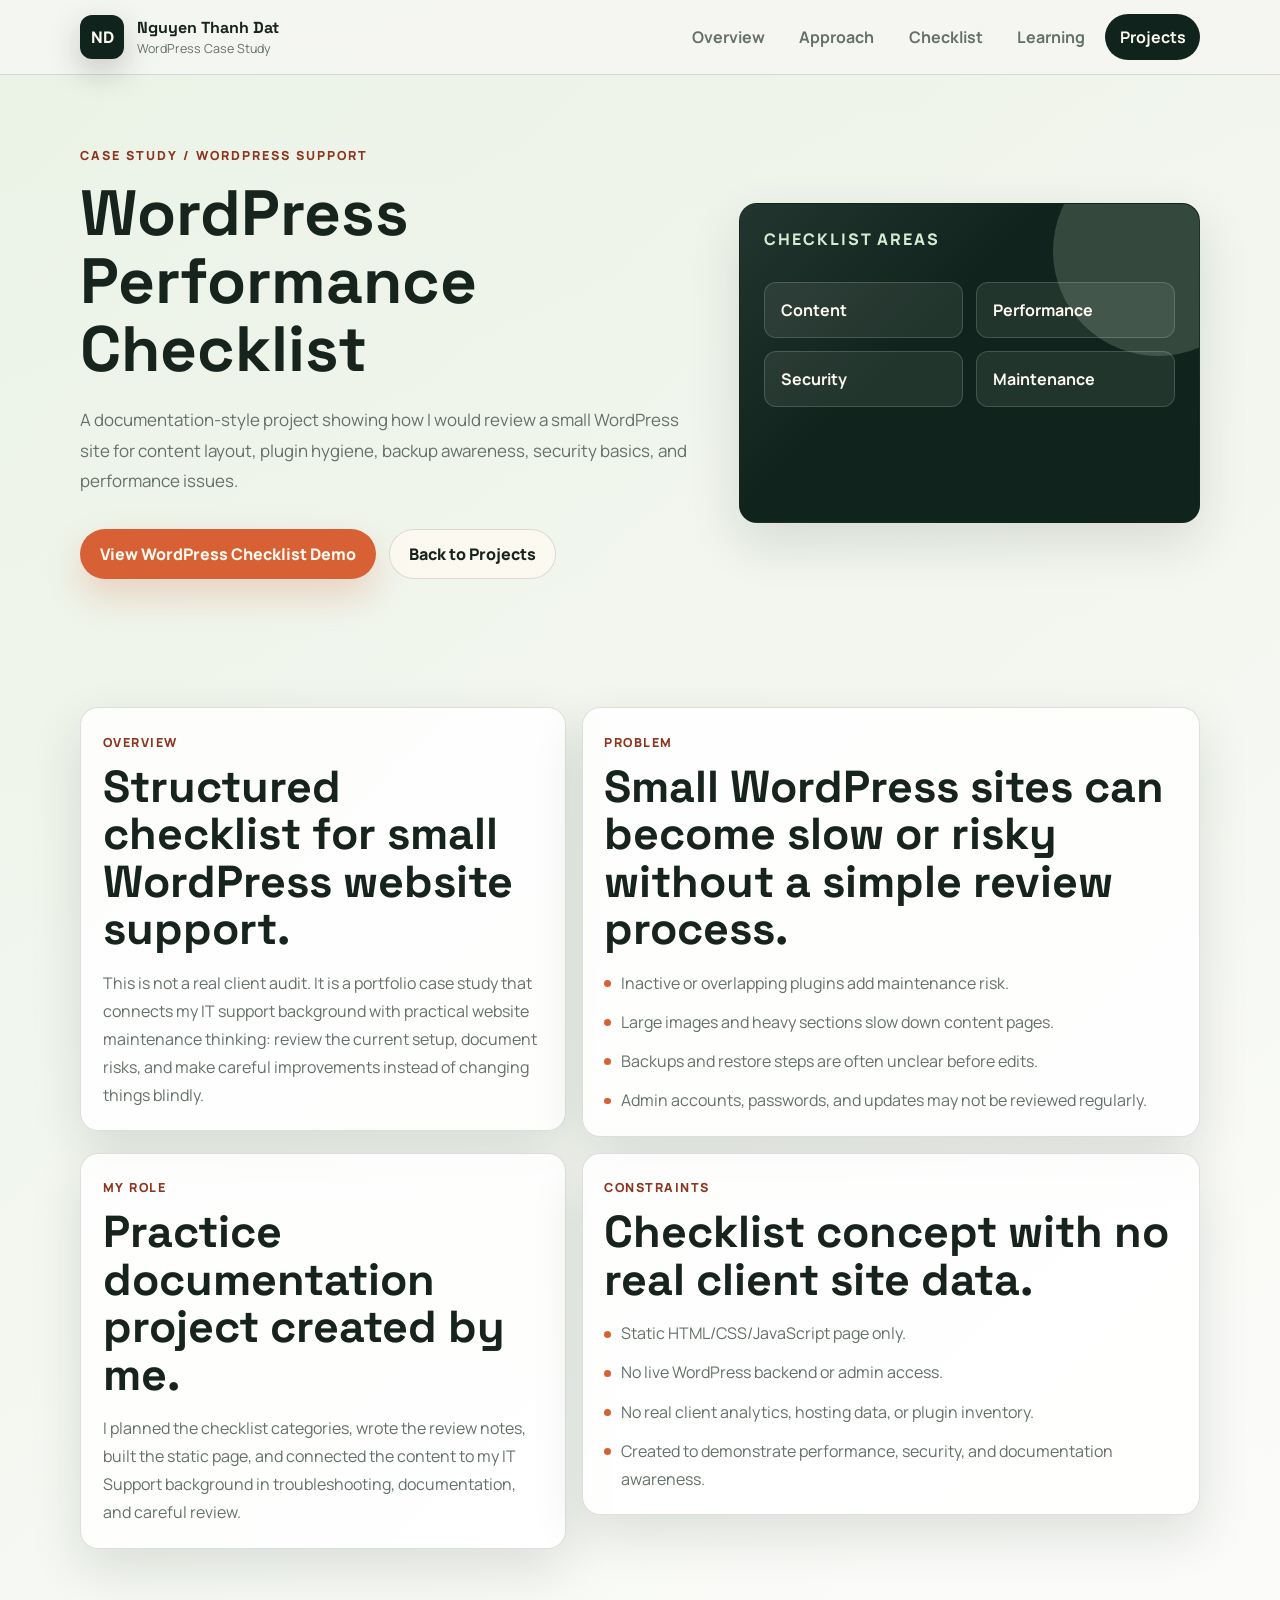
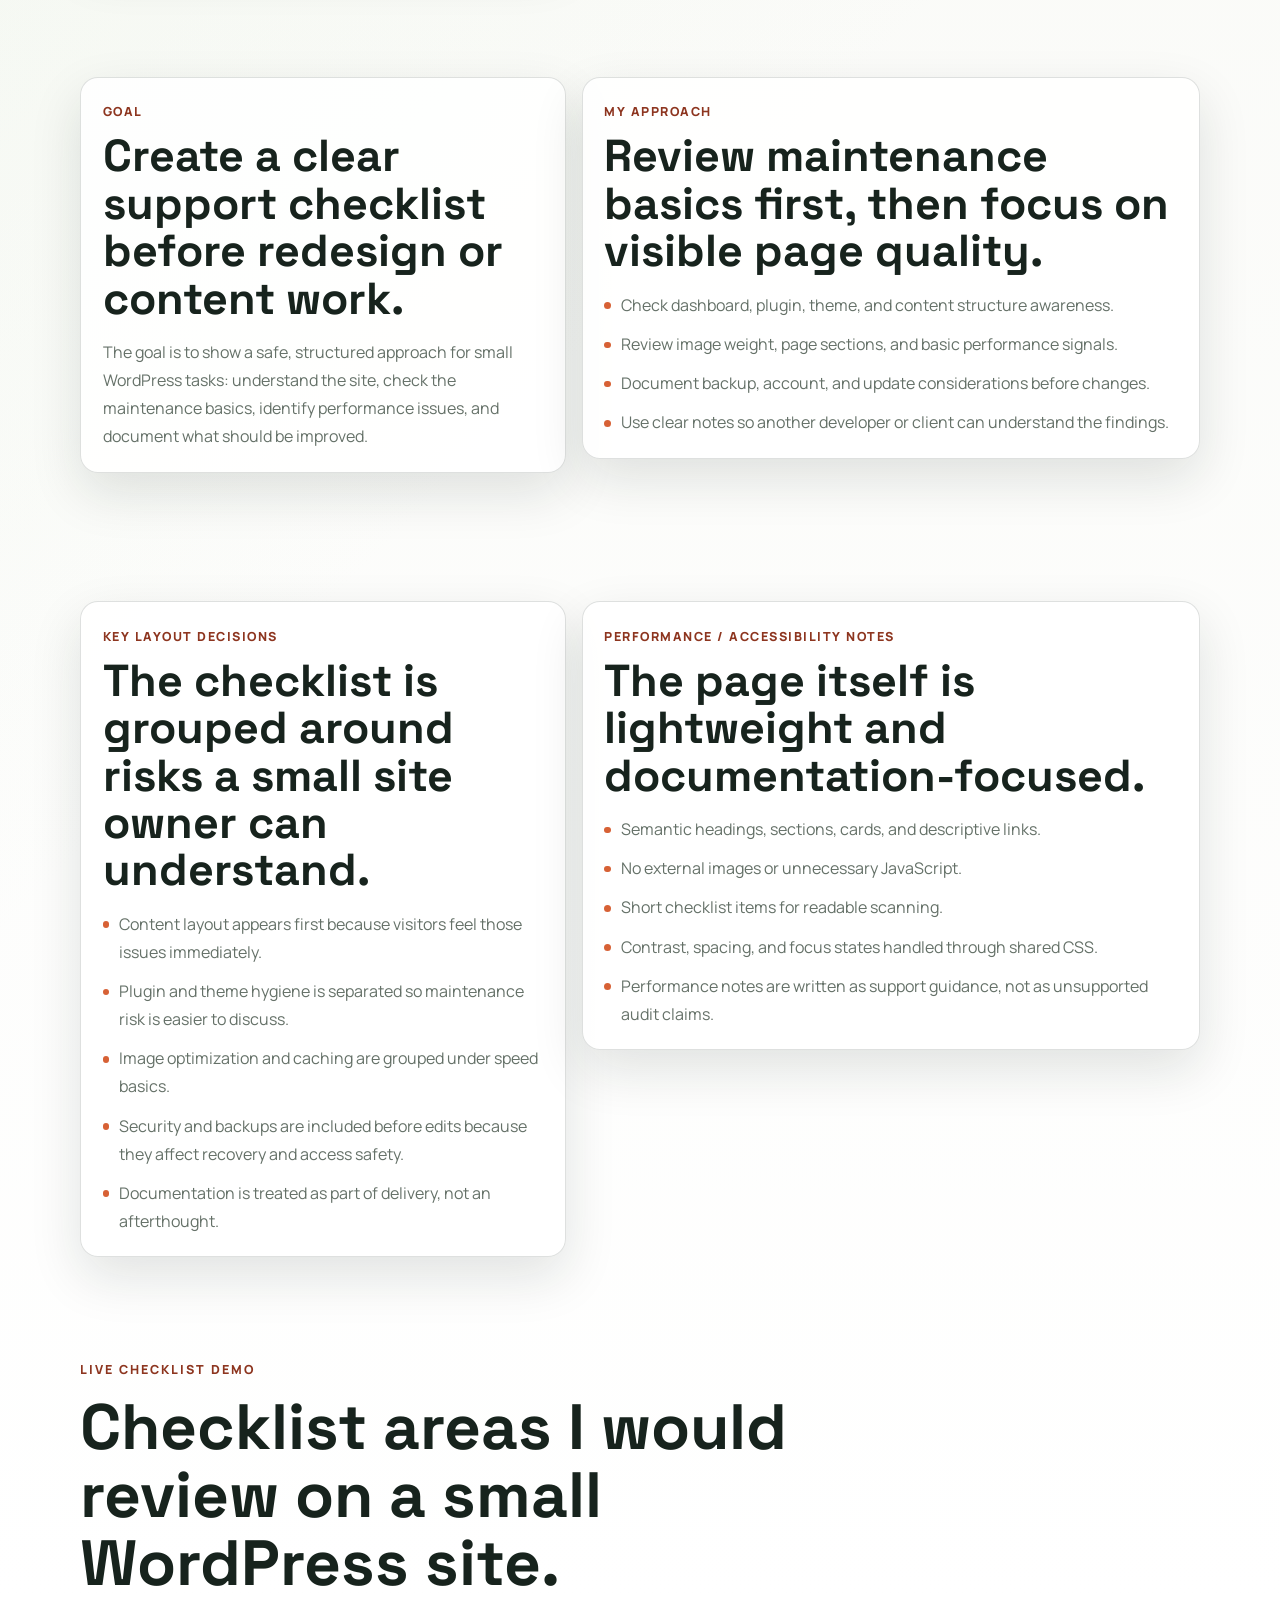
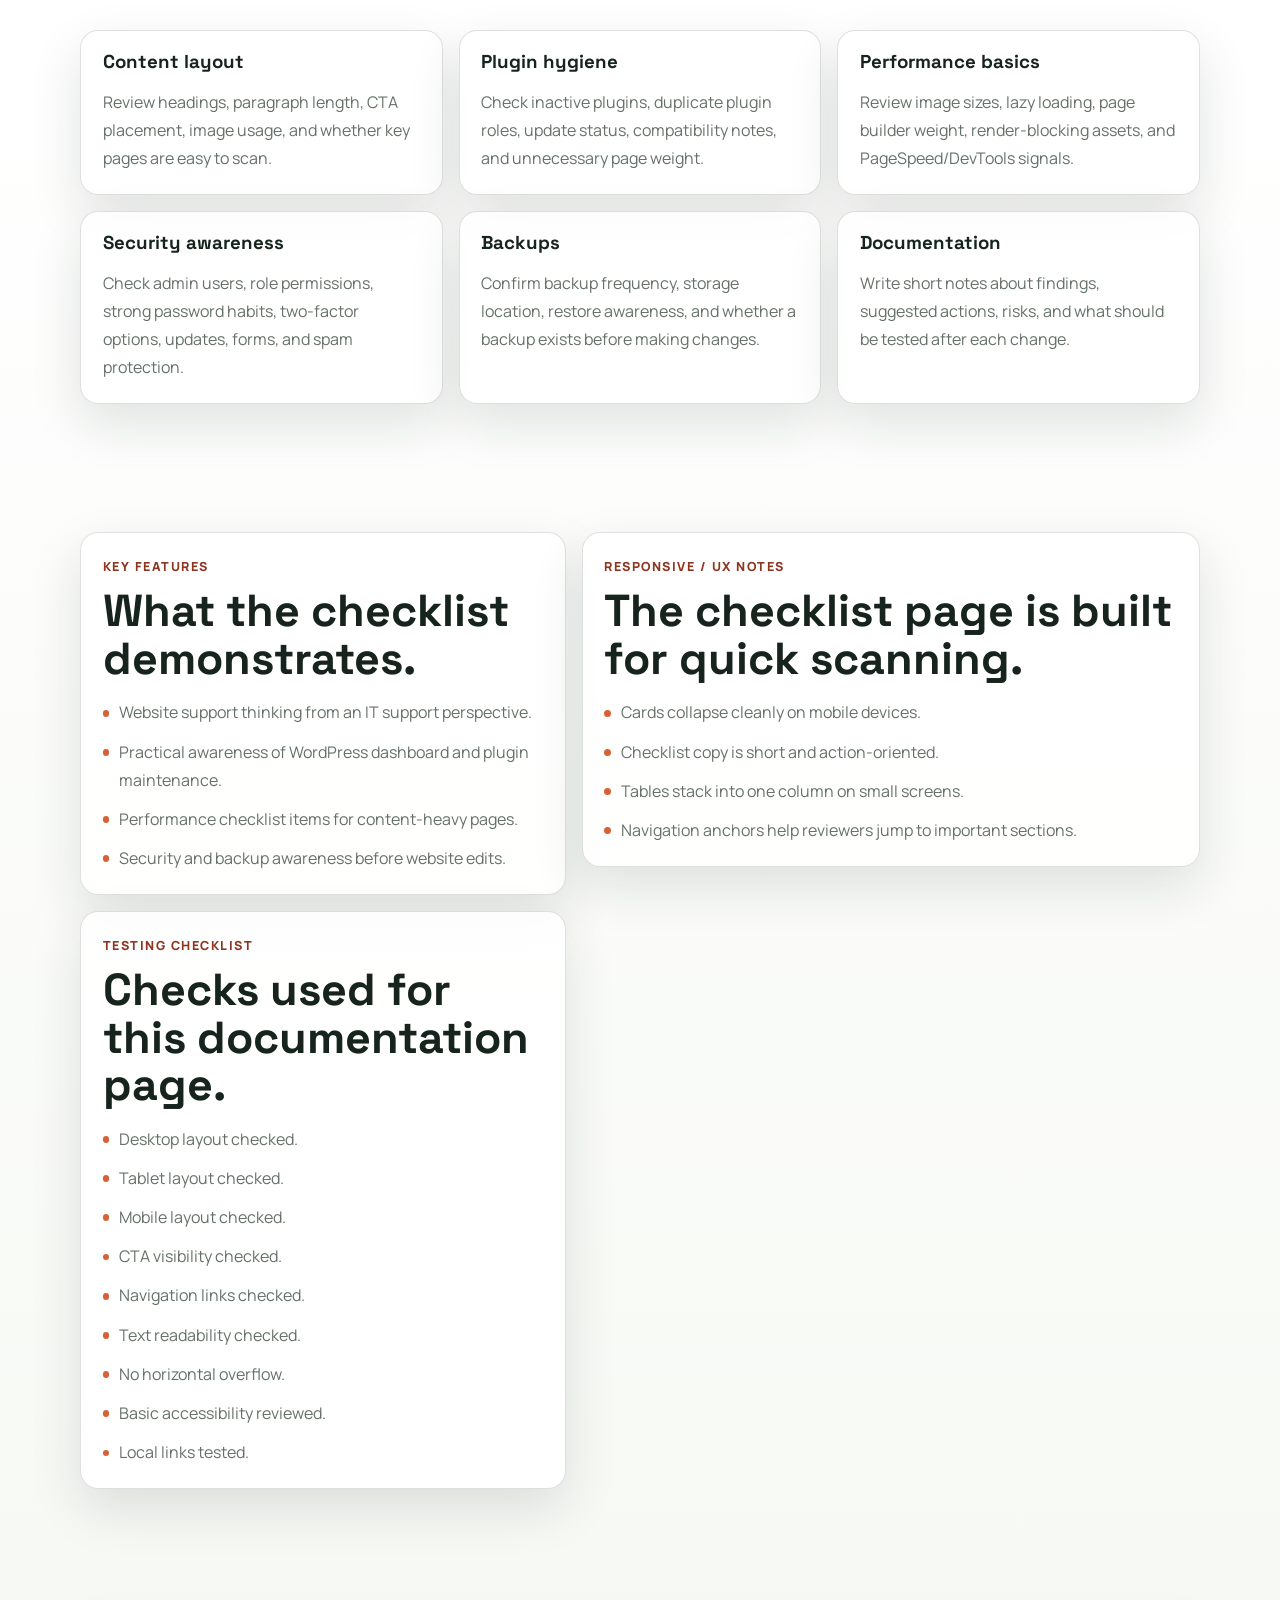
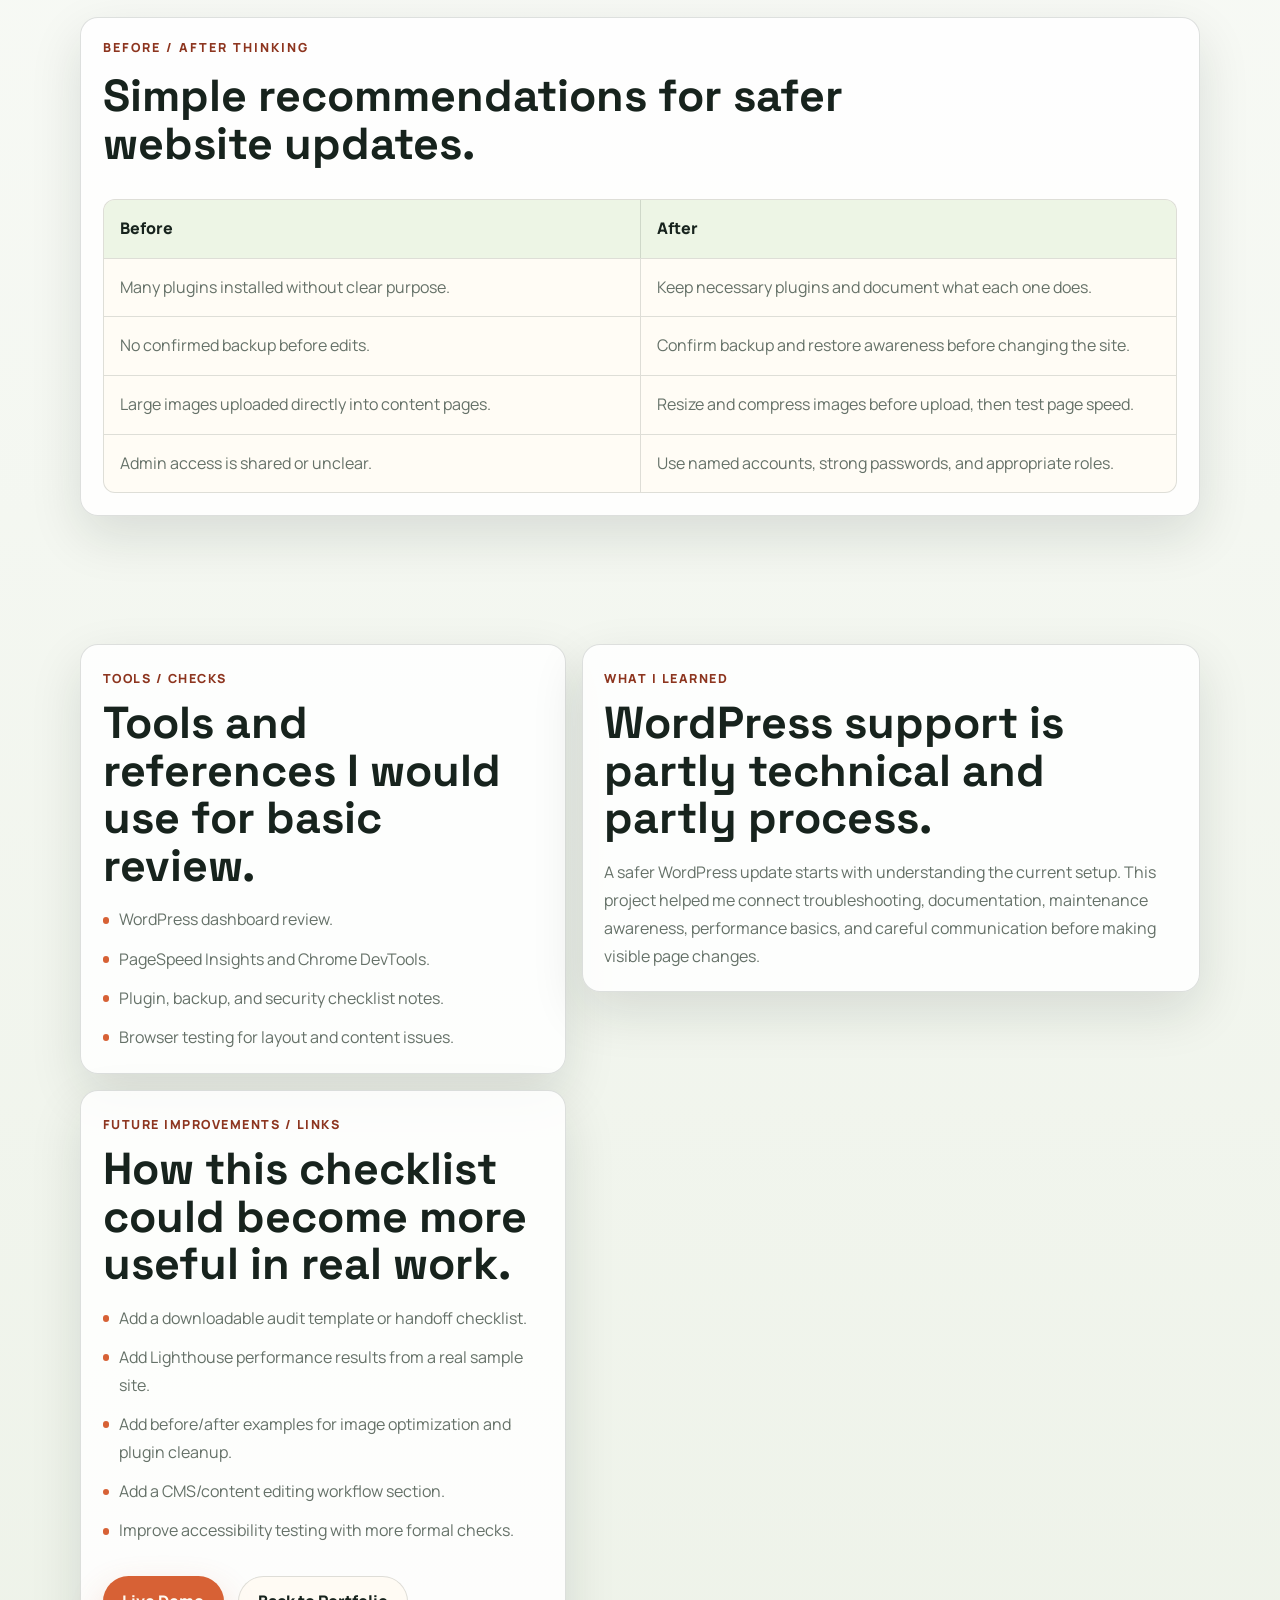
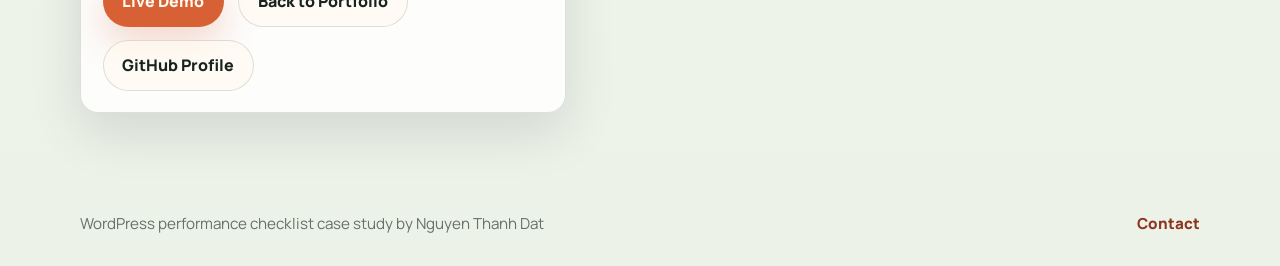
<file: wordpress-performance-checklist.html>
<!DOCTYPE html>
<html lang="en">
  <head>
    <meta charset="UTF-8" />
    <meta name="viewport" content="width=device-width, initial-scale=1.0" />
    <meta
      name="description"
      content="WordPress performance and support checklist case study by Nguyen Thanh Dat covering content layout, plugin hygiene, backups, security awareness, and speed basics."
    />
    <title>WordPress Performance Checklist | Nguyen Thanh Dat</title>
    <link rel="canonical" href="https://liam4503.github.io/shopify-frontend-portfolio/wordpress-performance-checklist.html" />
    <meta name="robots" content="index, follow" />
    <meta name="author" content="Nguyen Thanh Dat" />
    <meta property="og:title" content="WordPress Performance Checklist | Nguyen Thanh Dat" />
    <meta
      property="og:description"
      content="WordPress performance and support checklist case study by Nguyen Thanh Dat covering content layout, plugin hygiene, backups, security awareness, and speed basics."
    />
    <meta property="og:type" content="website" />
    <meta property="og:url" content="https://liam4503.github.io/shopify-frontend-portfolio/wordpress-performance-checklist.html" />
    <meta property="og:image" content="https://liam4503.github.io/shopify-frontend-portfolio/assets/og-image.png" />
    <meta property="og:image:width" content="1200" />
    <meta property="og:image:height" content="630" />
    <meta property="og:image:alt" content="Nguyen Thanh Dat Junior Frontend and Shopify Developer portfolio preview" />
    <meta property="og:site_name" content="Nguyen Thanh Dat Portfolio" />
    <meta name="twitter:card" content="summary_large_image" />
    <meta name="twitter:title" content="WordPress Performance Checklist | Nguyen Thanh Dat" />
    <meta
      name="twitter:description"
      content="WordPress performance and support checklist case study by Nguyen Thanh Dat covering content layout, plugin hygiene, backups, security awareness, and speed basics."
    />
    <meta name="twitter:image" content="https://liam4503.github.io/shopify-frontend-portfolio/assets/og-image.png" />
    <meta name="twitter:image:alt" content="Nguyen Thanh Dat Junior Frontend and Shopify Developer portfolio preview" />
    <link rel="preconnect" href="https://fonts.googleapis.com" />
    <link rel="preconnect" href="https://fonts.gstatic.com" crossorigin />
    <link
      href="https://fonts.googleapis.com/css2?family=Manrope:wght@400;500;600;700;800&family=Space+Grotesk:wght@500;600;700&display=swap"
      rel="stylesheet"
    />
    <link rel="stylesheet" href="./styles.css" />
  </head>
  <body>
    <a class="skip-link" href="#main">Skip to content</a>

    <header class="site-header">
      <div class="container nav-wrap">
        <a class="brand" href="./index.html#home" aria-label="Back to portfolio home">
          <span class="brand-mark">ND</span>
          <span>
            <strong>Nguyen Thanh Dat</strong>
            <small>WordPress Case Study</small>
          </span>
        </a>

        <button
          class="nav-toggle"
          type="button"
          aria-label="Open navigation"
          aria-controls="primary-nav"
          aria-expanded="false"
        >
          <span></span>
          <span></span>
          <span></span>
        </button>

        <nav class="site-nav" id="primary-nav" aria-label="Primary navigation">
          <a href="#overview">Overview</a>
          <a href="#approach">Approach</a>
          <a href="#checklist-demo">Checklist</a>
          <a href="#learning">Learning</a>
          <a class="nav-button" href="./index.html#projects">Projects</a>
        </nav>
      </div>
    </header>

    <main id="main">
      <section class="case-hero section">
        <div class="container case-hero-grid">
          <div class="reveal">
            <p class="eyebrow">Case Study / WordPress Support</p>
            <h1>WordPress Performance Checklist</h1>
            <p class="hero-text">
              A documentation-style project showing how I would review a small
              WordPress site for content layout, plugin hygiene, backup
              awareness, security basics, and performance issues.
            </p>
            <div class="hero-actions">
              <a class="button button-primary" href="#checklist-demo">View WordPress Checklist Demo</a>
              <a class="button button-ghost" href="./index.html#projects">Back to Projects</a>
            </div>
          </div>
          <aside class="metric-panel reveal reveal-delay">
            <span class="metric-label">Checklist Areas</span>
            <div class="metric-list">
              <strong>Content</strong>
              <strong>Performance</strong>
              <strong>Security</strong>
              <strong>Maintenance</strong>
            </div>
          </aside>
        </div>
      </section>

      <section class="section section-tight" id="overview">
        <div class="container case-grid">
          <article class="case-card reveal">
            <span class="card-label">Overview</span>
            <h2>Structured checklist for small WordPress website support.</h2>
            <p>
              This is not a real client audit. It is a portfolio case study that
              connects my IT support background with practical website
              maintenance thinking: review the current setup, document risks,
              and make careful improvements instead of changing things blindly.
            </p>
          </article>
          <article class="case-card reveal reveal-delay">
            <span class="card-label">Problem</span>
            <h2>Small WordPress sites can become slow or risky without a simple review process.</h2>
            <ul class="check-list">
              <li>Inactive or overlapping plugins add maintenance risk.</li>
              <li>Large images and heavy sections slow down content pages.</li>
              <li>Backups and restore steps are often unclear before edits.</li>
              <li>Admin accounts, passwords, and updates may not be reviewed regularly.</li>
            </ul>
          </article>
          <article class="case-card reveal">
            <span class="card-label">My Role</span>
            <h2>Practice documentation project created by me.</h2>
            <p>
              I planned the checklist categories, wrote the review notes, built
              the static page, and connected the content to my IT Support
              background in troubleshooting, documentation, and careful review.
            </p>
          </article>
          <article class="case-card reveal reveal-delay">
            <span class="card-label">Constraints</span>
            <h2>Checklist concept with no real client site data.</h2>
            <ul class="check-list">
              <li>Static HTML/CSS/JavaScript page only.</li>
              <li>No live WordPress backend or admin access.</li>
              <li>No real client analytics, hosting data, or plugin inventory.</li>
              <li>Created to demonstrate performance, security, and documentation awareness.</li>
            </ul>
          </article>
        </div>
      </section>

      <section class="section" id="approach">
        <div class="container case-grid">
          <article class="case-card reveal">
            <span class="card-label">Goal</span>
            <h2>Create a clear support checklist before redesign or content work.</h2>
            <p>
              The goal is to show a safe, structured approach for small
              WordPress tasks: understand the site, check the maintenance
              basics, identify performance issues, and document what should be
              improved.
            </p>
          </article>
          <article class="case-card reveal reveal-delay">
            <span class="card-label">My Approach</span>
            <h2>Review maintenance basics first, then focus on visible page quality.</h2>
            <ul class="check-list">
              <li>Check dashboard, plugin, theme, and content structure awareness.</li>
              <li>Review image weight, page sections, and basic performance signals.</li>
              <li>Document backup, account, and update considerations before changes.</li>
              <li>Use clear notes so another developer or client can understand the findings.</li>
            </ul>
          </article>
        </div>
      </section>

      <section class="section section-tight" id="decisions">
        <div class="container case-grid">
          <article class="case-card reveal">
            <span class="card-label">Key Layout Decisions</span>
            <h2>The checklist is grouped around risks a small site owner can understand.</h2>
            <ul class="check-list">
              <li>Content layout appears first because visitors feel those issues immediately.</li>
              <li>Plugin and theme hygiene is separated so maintenance risk is easier to discuss.</li>
              <li>Image optimization and caching are grouped under speed basics.</li>
              <li>Security and backups are included before edits because they affect recovery and access safety.</li>
              <li>Documentation is treated as part of delivery, not an afterthought.</li>
            </ul>
          </article>
          <article class="case-card reveal reveal-delay">
            <span class="card-label">Performance / Accessibility Notes</span>
            <h2>The page itself is lightweight and documentation-focused.</h2>
            <ul class="check-list">
              <li>Semantic headings, sections, cards, and descriptive links.</li>
              <li>No external images or unnecessary JavaScript.</li>
              <li>Short checklist items for readable scanning.</li>
              <li>Contrast, spacing, and focus states handled through shared CSS.</li>
              <li>Performance notes are written as support guidance, not as unsupported audit claims.</li>
            </ul>
          </article>
        </div>
      </section>

      <section class="section section-tight" id="checklist-demo">
        <div class="container">
          <div class="section-heading reveal">
            <p class="eyebrow">Live Checklist Demo</p>
            <h2>Checklist areas I would review on a small WordPress site.</h2>
          </div>
          <div class="checklist-grid">
            <article class="mini-card reveal">
              <h3>Content layout</h3>
              <p>Review headings, paragraph length, CTA placement, image usage, and whether key pages are easy to scan.</p>
            </article>
            <article class="mini-card reveal">
              <h3>Plugin hygiene</h3>
              <p>Check inactive plugins, duplicate plugin roles, update status, compatibility notes, and unnecessary page weight.</p>
            </article>
            <article class="mini-card reveal">
              <h3>Performance basics</h3>
              <p>Review image sizes, lazy loading, page builder weight, render-blocking assets, and PageSpeed/DevTools signals.</p>
            </article>
            <article class="mini-card reveal">
              <h3>Security awareness</h3>
              <p>Check admin users, role permissions, strong password habits, two-factor options, updates, forms, and spam protection.</p>
            </article>
            <article class="mini-card reveal">
              <h3>Backups</h3>
              <p>Confirm backup frequency, storage location, restore awareness, and whether a backup exists before making changes.</p>
            </article>
            <article class="mini-card reveal">
              <h3>Documentation</h3>
              <p>Write short notes about findings, suggested actions, risks, and what should be tested after each change.</p>
            </article>
          </div>
        </div>
      </section>

      <section class="section">
        <div class="container case-grid">
          <article class="case-card reveal">
            <span class="card-label">Key Features</span>
            <h2>What the checklist demonstrates.</h2>
            <ul class="check-list">
              <li>Website support thinking from an IT support perspective.</li>
              <li>Practical awareness of WordPress dashboard and plugin maintenance.</li>
              <li>Performance checklist items for content-heavy pages.</li>
              <li>Security and backup awareness before website edits.</li>
            </ul>
          </article>
          <article class="case-card reveal reveal-delay">
            <span class="card-label">Responsive / UX Notes</span>
            <h2>The checklist page is built for quick scanning.</h2>
            <ul class="check-list">
              <li>Cards collapse cleanly on mobile devices.</li>
              <li>Checklist copy is short and action-oriented.</li>
              <li>Tables stack into one column on small screens.</li>
              <li>Navigation anchors help reviewers jump to important sections.</li>
            </ul>
          </article>
          <article class="case-card reveal" id="testing">
            <span class="card-label">Testing Checklist</span>
            <h2>Checks used for this documentation page.</h2>
            <ul class="check-list">
              <li>Desktop layout checked.</li>
              <li>Tablet layout checked.</li>
              <li>Mobile layout checked.</li>
              <li>CTA visibility checked.</li>
              <li>Navigation links checked.</li>
              <li>Text readability checked.</li>
              <li>No horizontal overflow.</li>
              <li>Basic accessibility reviewed.</li>
              <li>Local links tested.</li>
            </ul>
          </article>
        </div>
      </section>

      <section class="section section-tight">
        <div class="container">
          <div class="comparison-card reveal">
            <div class="section-heading">
              <p class="eyebrow">Before / After Thinking</p>
              <h2>Simple recommendations for safer website updates.</h2>
            </div>
            <div class="comparison-table" role="table" aria-label="WordPress before and after recommendations">
              <div class="comparison-row comparison-head" role="row">
                <span role="columnheader">Before</span>
                <span role="columnheader">After</span>
              </div>
              <div class="comparison-row" role="row">
                <span role="cell">Many plugins installed without clear purpose.</span>
                <span role="cell">Keep necessary plugins and document what each one does.</span>
              </div>
              <div class="comparison-row" role="row">
                <span role="cell">No confirmed backup before edits.</span>
                <span role="cell">Confirm backup and restore awareness before changing the site.</span>
              </div>
              <div class="comparison-row" role="row">
                <span role="cell">Large images uploaded directly into content pages.</span>
                <span role="cell">Resize and compress images before upload, then test page speed.</span>
              </div>
              <div class="comparison-row" role="row">
                <span role="cell">Admin access is shared or unclear.</span>
                <span role="cell">Use named accounts, strong passwords, and appropriate roles.</span>
              </div>
            </div>
          </div>
        </div>
      </section>

      <section class="section" id="learning">
        <div class="container case-grid">
          <article class="case-card reveal">
            <span class="card-label">Tools / Checks</span>
            <h2>Tools and references I would use for basic review.</h2>
            <ul class="check-list">
              <li>WordPress dashboard review.</li>
              <li>PageSpeed Insights and Chrome DevTools.</li>
              <li>Plugin, backup, and security checklist notes.</li>
              <li>Browser testing for layout and content issues.</li>
            </ul>
          </article>
          <article class="case-card reveal reveal-delay">
            <span class="card-label">What I Learned</span>
            <h2>WordPress support is partly technical and partly process.</h2>
            <p>
              A safer WordPress update starts with understanding the current
              setup. This project helped me connect troubleshooting,
              documentation, maintenance awareness, performance basics, and
              careful communication before making visible page changes.
            </p>
          </article>
          <article class="case-card reveal">
            <span class="card-label">Future Improvements / Links</span>
            <h2>How this checklist could become more useful in real work.</h2>
            <ul class="check-list">
              <li>Add a downloadable audit template or handoff checklist.</li>
              <li>Add Lighthouse performance results from a real sample site.</li>
              <li>Add before/after examples for image optimization and plugin cleanup.</li>
              <li>Add a CMS/content editing workflow section.</li>
              <li>Improve accessibility testing with more formal checks.</li>
            </ul>
            <div class="card-actions">
              <a class="button button-primary" href="#checklist-demo" aria-label="Live demo for WordPress Performance Checklist">Live Demo</a>
              <a class="button button-ghost" href="./index.html#projects" aria-label="Back to portfolio projects from WordPress Performance Checklist case study">Back to Portfolio</a>
              <a class="button button-ghost" href="https://github.com/Liam4503" target="_blank" rel="noreferrer">GitHub Profile</a>
            </div>
          </article>
        </div>
      </section>
    </main>

    <footer class="site-footer">
      <div class="container footer-wrap">
        <p>WordPress performance checklist case study by Nguyen Thanh Dat</p>
        <a href="./index.html#contact">Contact</a>
      </div>
    </footer>

    <script src="./script.js" defer></script>
  </body>
</html>
</file>
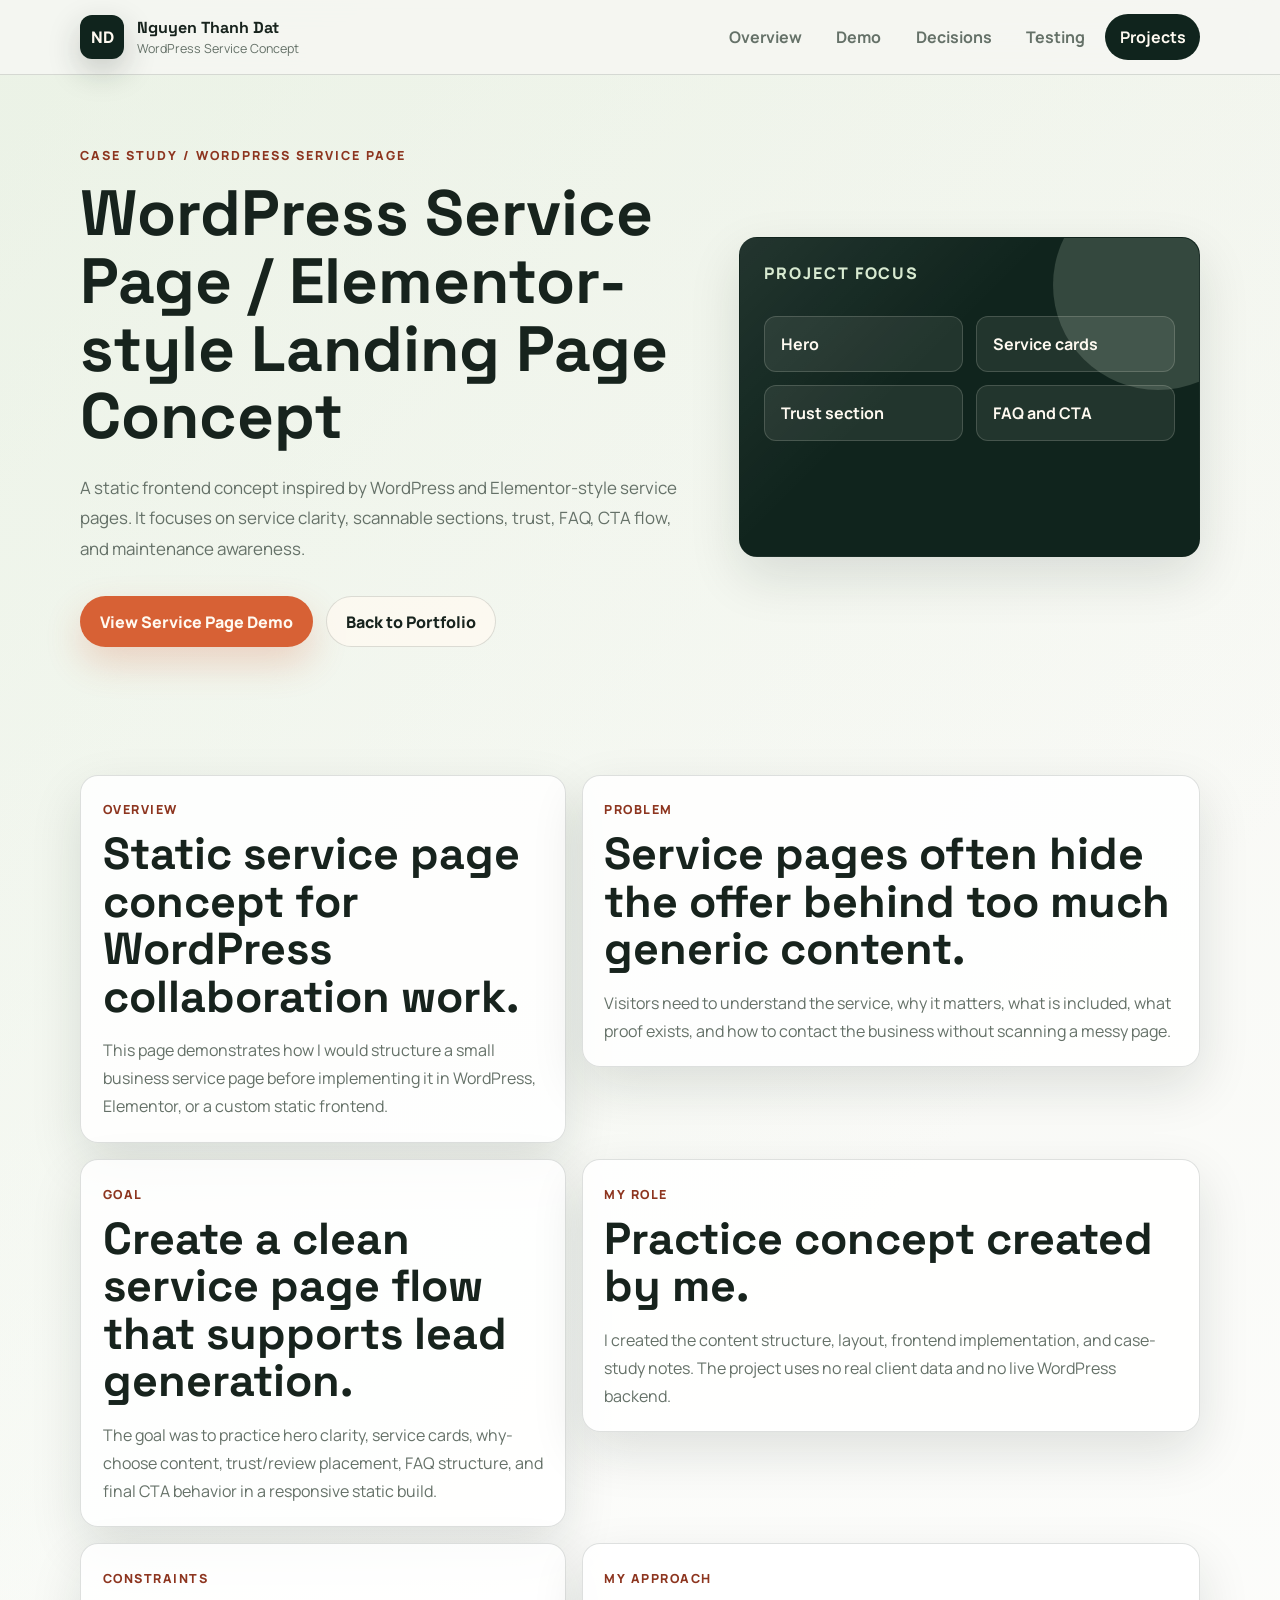
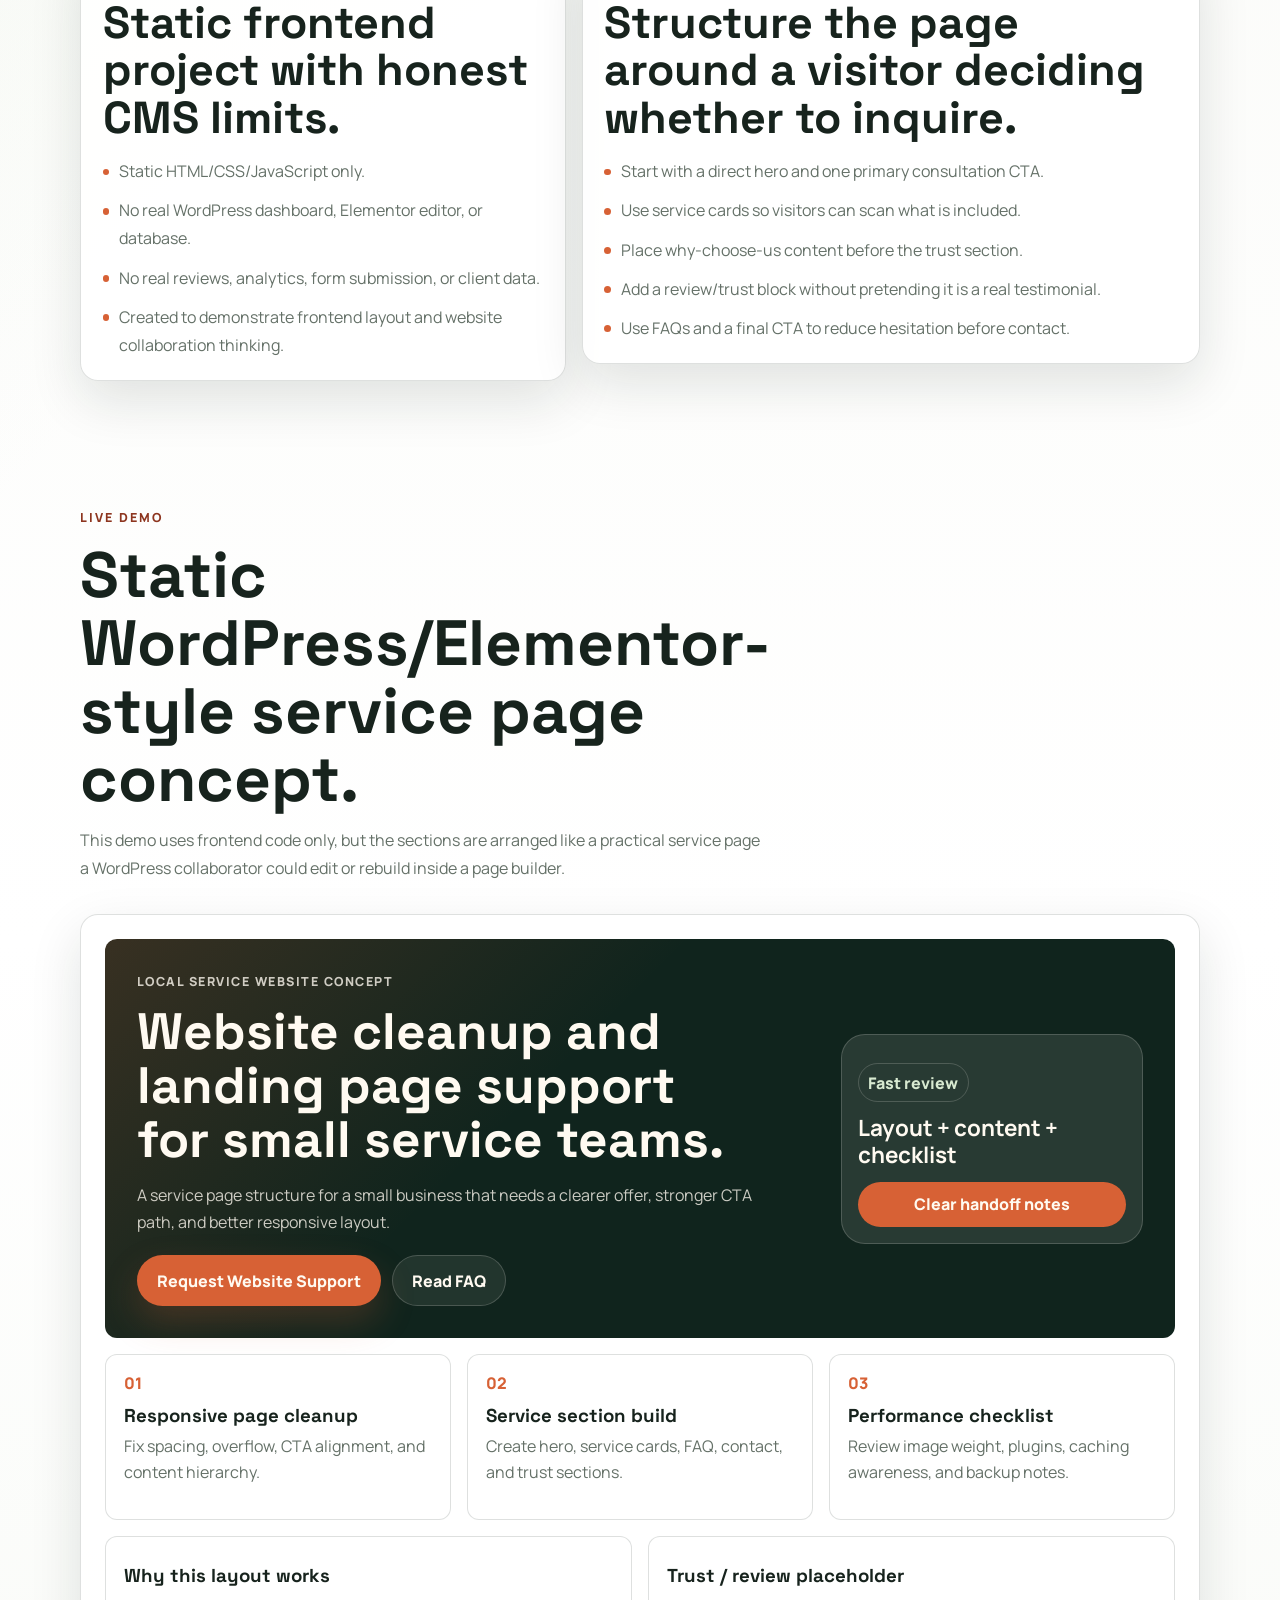
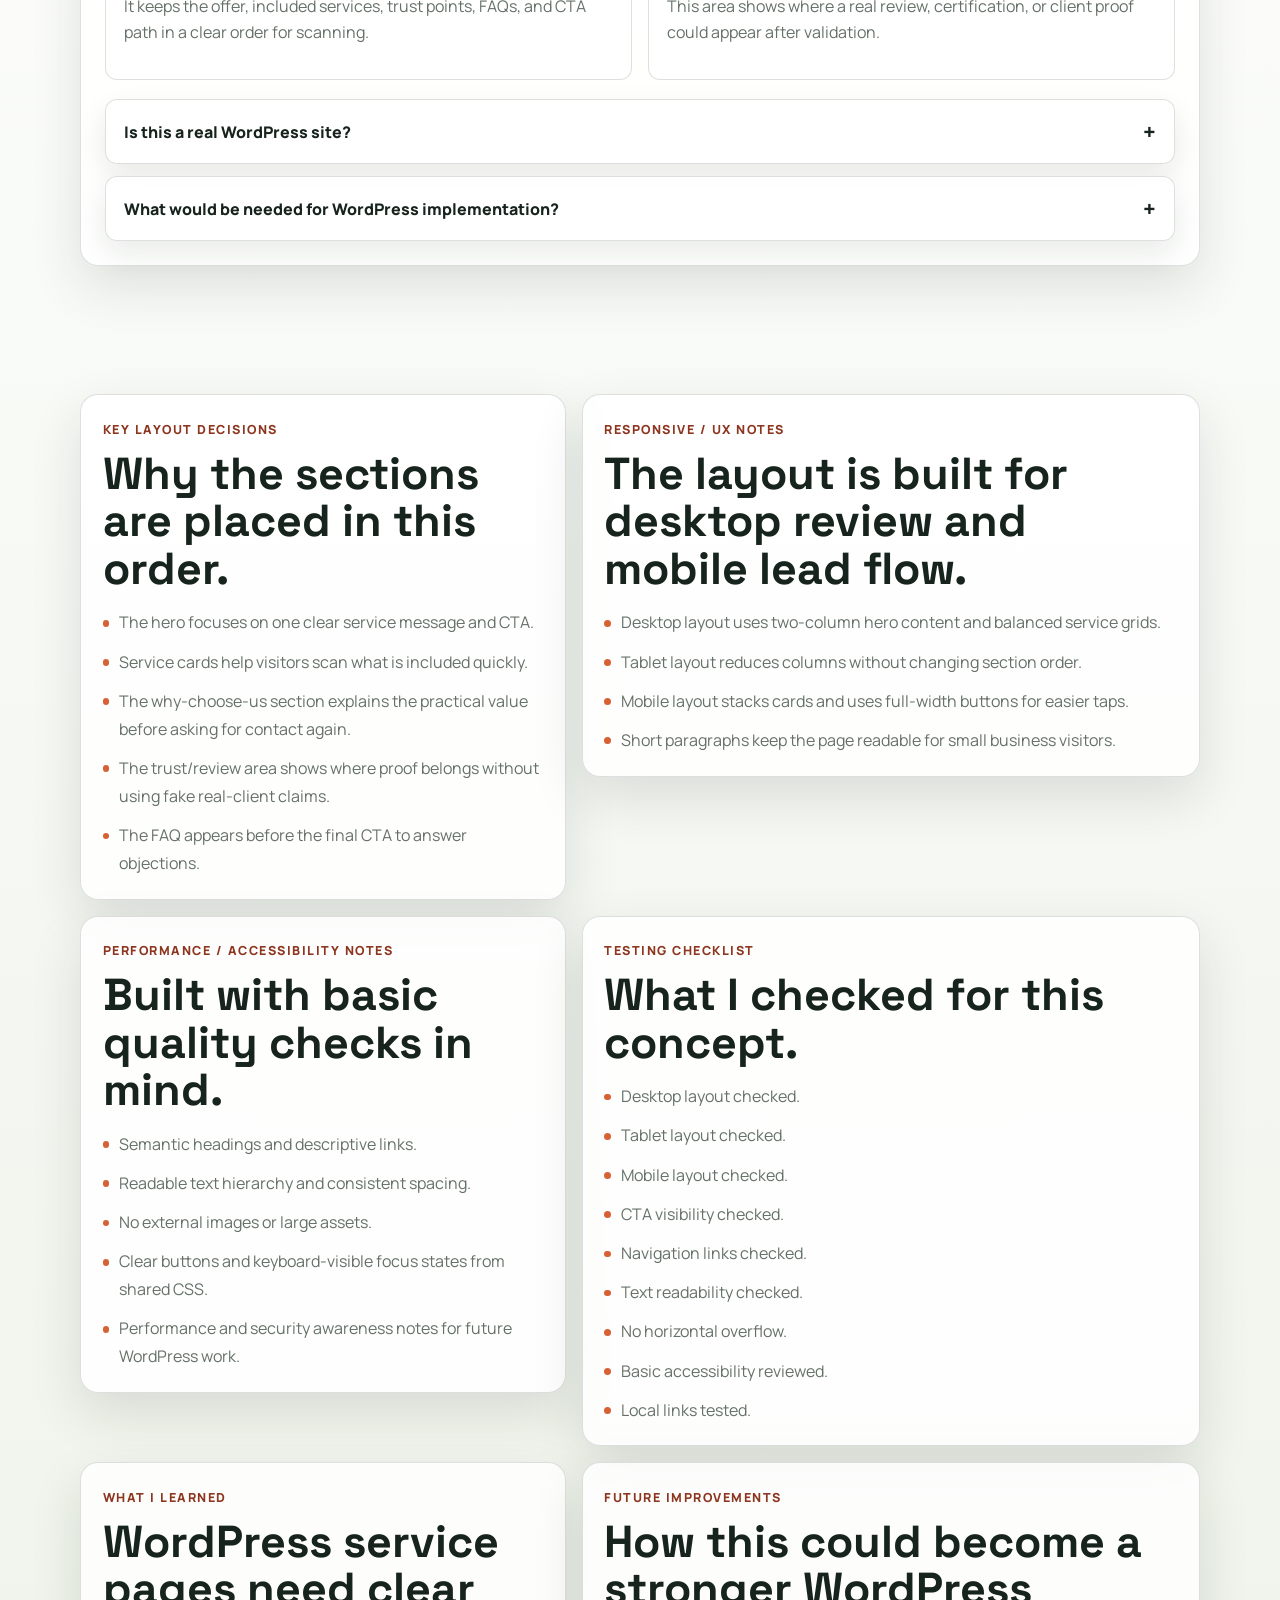
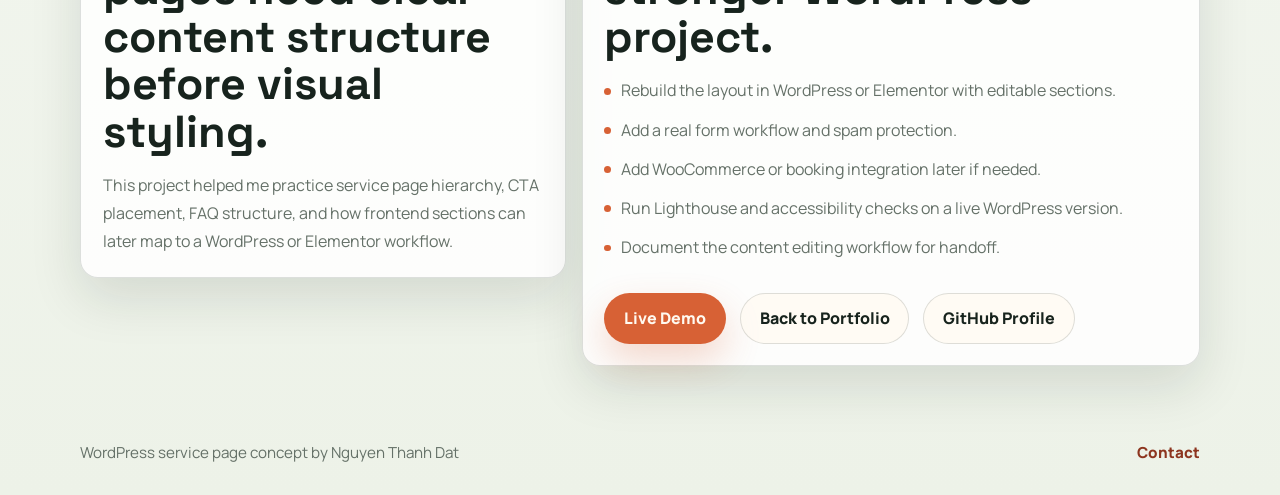
<file: wordpress-service-page.html>
<!DOCTYPE html>
<html lang="en">
  <head>
    <meta charset="UTF-8" />
    <meta name="viewport" content="width=device-width, initial-scale=1.0" />
    <meta
      name="description"
      content="WordPress service page and Elementor-style landing page concept by Nguyen Thanh Dat, built as a static frontend case study for service layout, trust sections, FAQ, CTA, performance, and security awareness."
    />
    <title>WordPress Service Page Concept | Nguyen Thanh Dat</title>
    <link rel="canonical" href="https://liam4503.github.io/shopify-frontend-portfolio/wordpress-service-page.html" />
    <meta name="robots" content="index, follow" />
    <meta name="author" content="Nguyen Thanh Dat" />
    <meta property="og:title" content="WordPress Service Page Concept | Nguyen Thanh Dat" />
    <meta
      property="og:description"
      content="Static frontend concept inspired by WordPress and Elementor-style service pages, focused on hero clarity, service cards, trust/review section, FAQ, CTA, and support notes."
    />
    <meta property="og:type" content="website" />
    <meta property="og:url" content="https://liam4503.github.io/shopify-frontend-portfolio/wordpress-service-page.html" />
    <meta property="og:image" content="https://liam4503.github.io/shopify-frontend-portfolio/assets/og-image.png" />
    <meta property="og:image:width" content="1200" />
    <meta property="og:image:height" content="630" />
    <meta property="og:image:alt" content="Nguyen Thanh Dat Junior Frontend and Shopify Developer portfolio preview" />
    <meta property="og:site_name" content="Nguyen Thanh Dat Portfolio" />
    <meta name="twitter:card" content="summary_large_image" />
    <meta name="twitter:title" content="WordPress Service Page Concept | Nguyen Thanh Dat" />
    <meta
      name="twitter:description"
      content="Static frontend concept inspired by WordPress and Elementor-style service pages, focused on hero clarity, service cards, trust/review section, FAQ, CTA, and support notes."
    />
    <meta name="twitter:image" content="https://liam4503.github.io/shopify-frontend-portfolio/assets/og-image.png" />
    <meta name="twitter:image:alt" content="Nguyen Thanh Dat Junior Frontend and Shopify Developer portfolio preview" />
    <link rel="preconnect" href="https://fonts.googleapis.com" />
    <link rel="preconnect" href="https://fonts.gstatic.com" crossorigin />
    <link
      href="https://fonts.googleapis.com/css2?family=Manrope:wght@400;500;600;700;800&family=Space+Grotesk:wght@500;600;700&display=swap"
      rel="stylesheet"
    />
    <link rel="stylesheet" href="./styles.css" />
  </head>
  <body>
    <a class="skip-link" href="#main">Skip to content</a>

    <header class="site-header">
      <div class="container nav-wrap">
        <a class="brand" href="./index.html#home" aria-label="Back to portfolio home">
          <span class="brand-mark">ND</span>
          <span>
            <strong>Nguyen Thanh Dat</strong>
            <small>WordPress Service Concept</small>
          </span>
        </a>

        <button
          class="nav-toggle"
          type="button"
          aria-label="Open navigation"
          aria-controls="primary-nav"
          aria-expanded="false"
        >
          <span></span>
          <span></span>
          <span></span>
        </button>

        <nav class="site-nav" id="primary-nav" aria-label="Primary navigation">
          <a href="#overview">Overview</a>
          <a href="#service-demo">Demo</a>
          <a href="#decisions">Decisions</a>
          <a href="#testing">Testing</a>
          <a class="nav-button" href="./index.html#projects">Projects</a>
        </nav>
      </div>
    </header>

    <main id="main">
      <section class="case-hero section">
        <div class="container case-hero-grid">
          <div class="reveal">
            <p class="eyebrow">Case Study / WordPress Service Page</p>
            <h1>WordPress Service Page / Elementor-style Landing Page Concept</h1>
            <p class="hero-text">
              A static frontend concept inspired by WordPress and
              Elementor-style service pages. It focuses on service clarity,
              scannable sections, trust, FAQ, CTA flow, and maintenance
              awareness.
            </p>
            <div class="hero-actions">
              <a class="button button-primary" href="#service-demo">View Service Page Demo</a>
              <a class="button button-ghost" href="./index.html#projects">Back to Portfolio</a>
            </div>
          </div>
          <aside class="metric-panel reveal reveal-delay">
            <span class="metric-label">Project Focus</span>
            <div class="metric-list">
              <strong>Hero</strong>
              <strong>Service cards</strong>
              <strong>Trust section</strong>
              <strong>FAQ and CTA</strong>
            </div>
          </aside>
        </div>
      </section>

      <section class="section section-tight" id="overview">
        <div class="container case-grid">
          <article class="case-card reveal">
            <span class="card-label">Overview</span>
            <h2>Static service page concept for WordPress collaboration work.</h2>
            <p>
              This page demonstrates how I would structure a small business
              service page before implementing it in WordPress, Elementor, or a
              custom static frontend.
            </p>
          </article>
          <article class="case-card reveal reveal-delay">
            <span class="card-label">Problem</span>
            <h2>Service pages often hide the offer behind too much generic content.</h2>
            <p>
              Visitors need to understand the service, why it matters, what is
              included, what proof exists, and how to contact the business
              without scanning a messy page.
            </p>
          </article>
          <article class="case-card reveal">
            <span class="card-label">Goal</span>
            <h2>Create a clean service page flow that supports lead generation.</h2>
            <p>
              The goal was to practice hero clarity, service cards, why-choose
              content, trust/review placement, FAQ structure, and final CTA
              behavior in a responsive static build.
            </p>
          </article>
          <article class="case-card reveal reveal-delay">
            <span class="card-label">My Role</span>
            <h2>Practice concept created by me.</h2>
            <p>
              I created the content structure, layout, frontend implementation,
              and case-study notes. The project uses no real client data and no
              live WordPress backend.
            </p>
          </article>
          <article class="case-card reveal">
            <span class="card-label">Constraints</span>
            <h2>Static frontend project with honest CMS limits.</h2>
            <ul class="check-list">
              <li>Static HTML/CSS/JavaScript only.</li>
              <li>No real WordPress dashboard, Elementor editor, or database.</li>
              <li>No real reviews, analytics, form submission, or client data.</li>
              <li>Created to demonstrate frontend layout and website collaboration thinking.</li>
            </ul>
          </article>
          <article class="case-card reveal reveal-delay">
            <span class="card-label">My Approach</span>
            <h2>Structure the page around a visitor deciding whether to inquire.</h2>
            <ul class="check-list">
              <li>Start with a direct hero and one primary consultation CTA.</li>
              <li>Use service cards so visitors can scan what is included.</li>
              <li>Place why-choose-us content before the trust section.</li>
              <li>Add a review/trust block without pretending it is a real testimonial.</li>
              <li>Use FAQs and a final CTA to reduce hesitation before contact.</li>
            </ul>
          </article>
        </div>
      </section>

      <section class="section" id="service-demo">
        <div class="container">
          <div class="section-heading reveal">
            <p class="eyebrow">Live Demo</p>
            <h2>Static WordPress/Elementor-style service page concept.</h2>
            <p>
              This demo uses frontend code only, but the sections are arranged
              like a practical service page a WordPress collaborator could edit
              or rebuild inside a page builder.
            </p>
          </div>

          <div class="service-demo reveal">
            <section class="service-demo-hero" aria-label="Service page hero concept">
              <div>
                <p class="demo-kicker">Local Service Website Concept</p>
                <h2>Website cleanup and landing page support for small service teams.</h2>
                <p>
                  A service page structure for a small business that needs a
                  clearer offer, stronger CTA path, and better responsive layout.
                </p>
                <div class="demo-actions">
                  <a class="button button-primary" href="./index.html#contact">Request Website Support</a>
                  <a class="button button-ghost" href="#service-faq">Read FAQ</a>
                </div>
              </div>
              <div class="service-demo-panel" aria-label="Service page preview card">
                <span>Fast review</span>
                <strong>Layout + content + checklist</strong>
                <em>Clear handoff notes</em>
              </div>
            </section>

            <div class="service-demo-grid" aria-label="Service cards">
              <article>
                <span>01</span>
                <h3>Responsive page cleanup</h3>
                <p>Fix spacing, overflow, CTA alignment, and content hierarchy.</p>
              </article>
              <article>
                <span>02</span>
                <h3>Service section build</h3>
                <p>Create hero, service cards, FAQ, contact, and trust sections.</p>
              </article>
              <article>
                <span>03</span>
                <h3>Performance checklist</h3>
                <p>Review image weight, plugins, caching awareness, and backup notes.</p>
              </article>
            </div>

            <div class="service-why-row">
              <article>
                <h3>Why this layout works</h3>
                <p>It keeps the offer, included services, trust points, FAQs, and CTA path in a clear order for scanning.</p>
              </article>
              <article>
                <h3>Trust / review placeholder</h3>
                <p>This area shows where a real review, certification, or client proof could appear after validation.</p>
              </article>
            </div>

            <div class="accordion service-faq" id="service-faq" data-accordion>
              <article class="accordion-item">
                <button type="button" aria-expanded="false">Is this a real WordPress site?</button>
                <div class="accordion-panel">
                  <p>No. This is a static frontend concept inspired by WordPress and Elementor-style service page layouts.</p>
                </div>
              </article>
              <article class="accordion-item">
                <button type="button" aria-expanded="false">What would be needed for WordPress implementation?</button>
                <div class="accordion-panel">
                  <p>A real implementation would need WordPress setup, theme or page builder configuration, editable content fields, forms, backups, and testing.</p>
                </div>
              </article>
            </div>
          </div>
        </div>
      </section>

      <section class="section section-tight" id="decisions">
        <div class="container case-grid">
          <article class="case-card reveal">
            <span class="card-label">Key Layout Decisions</span>
            <h2>Why the sections are placed in this order.</h2>
            <ul class="check-list">
              <li>The hero focuses on one clear service message and CTA.</li>
              <li>Service cards help visitors scan what is included quickly.</li>
              <li>The why-choose-us section explains the practical value before asking for contact again.</li>
              <li>The trust/review area shows where proof belongs without using fake real-client claims.</li>
              <li>The FAQ appears before the final CTA to answer objections.</li>
            </ul>
          </article>
          <article class="case-card reveal reveal-delay">
            <span class="card-label">Responsive / UX Notes</span>
            <h2>The layout is built for desktop review and mobile lead flow.</h2>
            <ul class="check-list">
              <li>Desktop layout uses two-column hero content and balanced service grids.</li>
              <li>Tablet layout reduces columns without changing section order.</li>
              <li>Mobile layout stacks cards and uses full-width buttons for easier taps.</li>
              <li>Short paragraphs keep the page readable for small business visitors.</li>
            </ul>
          </article>
          <article class="case-card reveal">
            <span class="card-label">Performance / Accessibility Notes</span>
            <h2>Built with basic quality checks in mind.</h2>
            <ul class="check-list">
              <li>Semantic headings and descriptive links.</li>
              <li>Readable text hierarchy and consistent spacing.</li>
              <li>No external images or large assets.</li>
              <li>Clear buttons and keyboard-visible focus states from shared CSS.</li>
              <li>Performance and security awareness notes for future WordPress work.</li>
            </ul>
          </article>
          <article class="case-card reveal reveal-delay" id="testing">
            <span class="card-label">Testing Checklist</span>
            <h2>What I checked for this concept.</h2>
            <ul class="check-list">
              <li>Desktop layout checked.</li>
              <li>Tablet layout checked.</li>
              <li>Mobile layout checked.</li>
              <li>CTA visibility checked.</li>
              <li>Navigation links checked.</li>
              <li>Text readability checked.</li>
              <li>No horizontal overflow.</li>
              <li>Basic accessibility reviewed.</li>
              <li>Local links tested.</li>
            </ul>
          </article>
          <article class="case-card reveal">
            <span class="card-label">What I Learned</span>
            <h2>WordPress service pages need clear content structure before visual styling.</h2>
            <p>
              This project helped me practice service page hierarchy, CTA
              placement, FAQ structure, and how frontend sections can later map
              to a WordPress or Elementor workflow.
            </p>
          </article>
          <article class="case-card reveal reveal-delay">
            <span class="card-label">Future Improvements</span>
            <h2>How this could become a stronger WordPress project.</h2>
            <ul class="check-list">
              <li>Rebuild the layout in WordPress or Elementor with editable sections.</li>
              <li>Add a real form workflow and spam protection.</li>
              <li>Add WooCommerce or booking integration later if needed.</li>
              <li>Run Lighthouse and accessibility checks on a live WordPress version.</li>
              <li>Document the content editing workflow for handoff.</li>
            </ul>
            <div class="card-actions">
              <a class="button button-primary" href="#service-demo" aria-label="Live demo for WordPress Service Page Concept">Live Demo</a>
              <a class="button button-ghost" href="./index.html#projects" aria-label="Back to portfolio projects from WordPress Service Page case study">Back to Portfolio</a>
              <a class="button button-ghost" href="https://github.com/Liam4503" target="_blank" rel="noreferrer">GitHub Profile</a>
            </div>
          </article>
        </div>
      </section>
    </main>

    <footer class="site-footer">
      <div class="container footer-wrap">
        <p>WordPress service page concept by Nguyen Thanh Dat</p>
        <a href="./index.html#contact">Contact</a>
      </div>
    </footer>

    <script src="./script.js" defer></script>
  </body>
</html>
</file>
<file: styles.css>
:root {
  --bg: #f6f7f2;
  --bg-alt: #e8efe3;
  --bg-strong: #10241d;
  --surface: #ffffff;
  --surface-soft: rgba(255, 255, 255, 0.84);
  --surface-muted: #e6ece1;
  --ink: #17231d;
  --muted: #657168;
  --line: rgba(23, 35, 29, 0.14);
  --line-strong: rgba(23, 35, 29, 0.22);
  --accent: #d76135;
  --accent-dark: #8d351f;
  --sage: #a9b88f;
  --mint: #d8ead1;
  --gold: #d7a84a;
  --shadow: 0 20px 52px rgba(17, 31, 25, 0.12);
  --shadow-soft: 0 12px 30px rgba(17, 31, 25, 0.09);
  --radius-xl: 26px;
  --radius-lg: 18px;
  --radius-md: 12px;
  --radius-sm: 8px;
  --container: min(1120px, calc(100% - 32px));
  --transition: 220ms ease;
}

*,
*::before,
*::after {
  box-sizing: border-box;
}

html {
  scroll-behavior: smooth;
  scroll-padding-top: 92px;
}

body {
  margin: 0;
  min-width: 320px;
  overflow-x: hidden;
  color: var(--ink);
  font-family: "Manrope", sans-serif;
  background:
    linear-gradient(135deg, rgba(216, 234, 209, 0.38), transparent 32%),
    linear-gradient(180deg, var(--bg) 0%, #ffffff 48%, #edf2e8 100%);
}

body.nav-open {
  overflow: hidden;
}

a {
  color: inherit;
  text-decoration: none;
}

button {
  color: inherit;
  font: inherit;
}

img {
  display: block;
  max-width: 100%;
}

.skip-link {
  position: absolute;
  left: 1rem;
  top: 1rem;
  z-index: 100;
  transform: translateY(-160%);
  padding: 0.75rem 1rem;
  border-radius: 999px;
  color: #fff;
  background: var(--bg-strong);
  transition: transform var(--transition);
}

.skip-link:focus {
  transform: translateY(0);
}

.container {
  width: var(--container);
  margin: 0 auto;
}

.section {
  padding: 4.75rem 0;
}

main section[id] {
  scroll-margin-top: 92px;
}

.section-tight {
  padding-top: 3.25rem;
  padding-bottom: 3.25rem;
}

.site-header {
  position: sticky;
  top: 0;
  z-index: 50;
  background: rgba(246, 247, 242, 0.9);
  border-bottom: 1px solid var(--line);
  backdrop-filter: blur(18px);
}

.nav-wrap {
  display: flex;
  align-items: center;
  justify-content: space-between;
  min-height: 74px;
  gap: 1rem;
}

.brand {
  display: inline-flex;
  align-items: center;
  gap: 0.8rem;
}

.brand-mark {
  display: grid;
  width: 44px;
  height: 44px;
  place-items: center;
  border-radius: 12px;
  color: #fffaf1;
  font-weight: 800;
  background: var(--bg-strong);
  box-shadow: 0 12px 32px rgba(16, 36, 29, 0.22);
}

.brand strong,
.brand small {
  display: block;
}

.brand strong {
  font-family: "Space Grotesk", sans-serif;
  font-size: 1rem;
}

.brand small {
  margin-top: 0.12rem;
  color: var(--muted);
  font-size: 0.78rem;
}

.site-nav {
  display: flex;
  align-items: center;
  gap: 0.35rem;
}

.site-nav a {
  padding: 0.78rem 0.9rem;
  border-radius: 999px;
  color: var(--muted);
  font-weight: 700;
  transition:
    color var(--transition),
    background-color var(--transition),
    transform var(--transition);
}

.site-nav a:hover,
.site-nav a:focus-visible {
  color: var(--ink);
  background: rgba(16, 36, 29, 0.08);
  transform: translateY(-1px);
}

.site-nav .nav-button {
  color: #fffaf1;
  background: var(--bg-strong);
}

.nav-toggle {
  display: none;
  width: 46px;
  height: 46px;
  padding: 0;
  border: 1px solid var(--line);
  border-radius: 12px;
  background: var(--surface);
}

.nav-toggle span {
  display: block;
  width: 20px;
  height: 2px;
  margin: 4px auto;
  border-radius: 99px;
  background: var(--ink);
  transition:
    opacity var(--transition),
    transform var(--transition);
}

.nav-toggle[aria-expanded="true"] span:nth-child(1) {
  transform: translateY(6px) rotate(45deg);
}

.nav-toggle[aria-expanded="true"] span:nth-child(2) {
  opacity: 0;
}

.nav-toggle[aria-expanded="true"] span:nth-child(3) {
  transform: translateY(-6px) rotate(-45deg);
}

.hero {
  padding-top: clamp(1.35rem, 2.4vw, 2rem);
  padding-bottom: clamp(1.8rem, 2.8vw, 2.5rem);
}

.hero-grid,
.split-layout,
.case-hero-grid,
.two-column {
  display: grid;
  grid-template-columns: minmax(0, 1.15fr) minmax(320px, 0.85fr);
  gap: clamp(1.4rem, 3vw, 2.25rem);
  align-items: center;
}

.hero-grid {
  grid-template-columns: minmax(0, 0.95fr) minmax(540px, 580px);
  align-items: start;
}

.hero-copy {
  position: relative;
  padding-top: 0.35rem;
}

.hero-right {
  display: grid;
  gap: 0.7rem;
  align-self: start;
}

.hero .eyebrow {
  margin-bottom: 0.75rem;
}

.eyebrow {
  margin: 0 0 1rem;
  color: var(--accent-dark);
  font-size: 0.78rem;
  font-weight: 800;
  letter-spacing: 0.16em;
  text-transform: uppercase;
}

h1,
h2,
h3 {
  font-family: "Space Grotesk", sans-serif;
  line-height: 1.06;
  overflow-wrap: break-word;
}

h1,
h2,
h3,
p {
  margin-top: 0;
}

.hero h1 {
  max-width: 20ch;
  margin-bottom: 0.85rem;
  font-size: clamp(2.2rem, 3.95vw, 3.95rem);
  letter-spacing: 0;
}

.case-hero h1,
.saas-hero h1 {
  max-width: 17ch;
  margin-bottom: 1.35rem;
  font-size: clamp(2.6rem, 5vw, 4.8rem);
  letter-spacing: 0;
}

.case-hero h1,
.saas-hero h1 {
  max-width: 17ch;
}

.saas-hero h1 {
  max-width: 18ch;
  font-size: clamp(2.6rem, 5vw, 4.6rem);
  letter-spacing: 0;
}

.hero-text {
  max-width: 70ch;
  color: var(--muted);
  font-size: 1.06rem;
  line-height: 1.8;
}

.hero .hero-text {
  max-width: 62ch;
  margin-top: 0;
  font-size: 1.06rem;
  line-height: 1.6;
}

.hero-actions,
.contact-actions,
.card-actions {
  display: flex;
  flex-wrap: wrap;
  gap: 0.85rem;
  margin-top: 2rem;
}

.hero .hero-actions {
  gap: 0.65rem;
  margin-top: 1rem;
}

.hero .button {
  min-height: 2.85rem;
  padding: 0.76rem 1rem;
  white-space: nowrap;
}

.hero .contact-strip {
  gap: 0.55rem;
  margin-top: 0.9rem;
}

.hero .contact-strip li {
  padding: 0.58rem 0.78rem;
}

.hero-side-panel {
  display: grid;
  gap: 0.6rem;
}

.hero-side-panel .hero-actions {
  display: flex;
  flex-wrap: nowrap;
  gap: 0.45rem;
  margin-top: 0;
}

.hero-side-panel .button {
  flex: 1 1 0;
  min-width: 0;
  min-height: 2.55rem;
  padding: 0.62rem 0.58rem;
  font-size: 0.9rem;
}

.hero-side-panel .contact-strip {
  display: flex;
  flex-wrap: wrap;
  gap: 0.45rem;
  margin-top: 0;
}

.hero-side-panel .contact-strip li {
  min-width: 0;
  overflow-wrap: anywhere;
}

.button {
  display: inline-flex;
  align-items: center;
  justify-content: center;
  min-height: 3.15rem;
  padding: 0.88rem 1.18rem;
  border: 1px solid transparent;
  border-radius: 999px;
  cursor: pointer;
  font-weight: 800;
  line-height: 1;
  transition:
    transform var(--transition),
    box-shadow var(--transition),
    background-color var(--transition),
    border-color var(--transition);
}

.button:hover,
.button:focus-visible {
  transform: translateY(-2px);
}

.button-primary {
  color: #fffaf1;
  background: var(--accent);
  box-shadow: 0 16px 36px rgba(215, 97, 53, 0.24);
}

.button-secondary {
  color: #fffaf1;
  background: var(--bg-strong);
}

.button-ghost {
  color: var(--ink);
  border-color: var(--line);
  background: rgba(255, 250, 241, 0.72);
}

.contact-strip {
  display: flex;
  flex-wrap: wrap;
  gap: 0.75rem;
  padding: 0;
  margin: 2rem 0 0;
  list-style: none;
}

.contact-strip li {
  padding: 0.7rem 0.9rem;
  border: 1px solid var(--line);
  border-radius: 999px;
  color: var(--muted);
  background: rgba(255, 250, 241, 0.66);
}

.hero-card,
.text-card,
.skill-group,
.service-card,
.project-card,
.contact-panel,
.case-card,
.checklist-card,
.mini-card,
.comparison-card,
.pricing-card,
.step-card,
.dashboard-card,
.metric-panel,
.product-summary,
.before-after-card {
  min-width: 0;
  border: 1px solid var(--line);
  border-radius: var(--radius-lg);
  box-shadow: var(--shadow);
}

.hero-card,
.metric-panel,
.dashboard-card {
  position: relative;
  overflow: hidden;
  padding: 1.5rem;
  color: #fffaf1;
  background:
    linear-gradient(135deg, rgba(255, 255, 255, 0.08), transparent 40%),
    var(--bg-strong);
}

.hero-card {
  align-self: center;
  padding: clamp(0.95rem, 1.45vw, 1.15rem);
}

.hero-card::before,
.metric-panel::before,
.dashboard-card::before {
  content: "";
  position: absolute;
  width: 210px;
  height: 210px;
  right: -64px;
  top: -58px;
  border-radius: 999px;
  background: rgba(216, 234, 209, 0.18);
}

.hero-card h2 {
  position: relative;
  max-width: 18ch;
  margin-bottom: 0.85rem;
  font-size: clamp(1.6rem, 2.2vw, 2.2rem);
  letter-spacing: 0;
}

.card-kicker,
.metric-label {
  position: relative;
  color: var(--mint);
  font-weight: 800;
  letter-spacing: 0.12em;
  text-transform: uppercase;
}

.hero-card .card-kicker {
  margin-bottom: 0.45rem;
}

.focus-list {
  display: grid;
  gap: 0.5rem;
}

.focus-list article {
  display: grid;
  grid-template-columns: auto 1fr;
  gap: 0.55rem;
  align-items: start;
  padding: 0.62rem;
  border: 1px solid rgba(255, 250, 241, 0.14);
  border-radius: var(--radius-md);
  background: rgba(255, 250, 241, 0.08);
}

.focus-list span,
.service-number,
.project-topline span,
.step-card span {
  color: var(--accent);
  font-weight: 800;
}

.focus-list p {
  margin-bottom: 0;
  color: rgba(255, 250, 241, 0.78);
  line-height: 1.42;
}

.section-heading {
  max-width: 760px;
  margin-bottom: 2rem;
}

.section-heading h2,
.contact-panel h2 {
  margin-bottom: 0;
  font-size: clamp(2.1rem, 5vw, 4.2rem);
  letter-spacing: 0;
}

.text-card,
.skill-group,
.project-card,
.case-card,
.checklist-card,
.mini-card,
.comparison-card,
.pricing-card,
.step-card,
.before-after-card,
.product-summary {
  background: var(--surface-soft);
}

.text-card,
.case-card,
.checklist-card,
.mini-card,
.comparison-card,
.pricing-card,
.step-card,
.before-after-card {
  padding: 1.35rem;
}

.text-card p,
.service-card p,
.contact-panel p,
.project-card p,
.project-card dd,
.case-card p,
.case-card li,
.checklist-card li,
.mini-card p,
.pricing-card li,
.step-card p,
.product-description,
.accordion-panel p {
  color: var(--muted);
  line-height: 1.75;
}

.text-card p:last-child,
.service-card p:last-child,
.case-card p:last-child,
.mini-card p:last-child,
.step-card p:last-child {
  margin-bottom: 0;
}

.skills-grid {
  display: grid;
  grid-template-columns: repeat(5, minmax(0, 1fr));
  gap: 1rem;
}

.skills-grid-four {
  grid-template-columns: repeat(4, minmax(0, 1fr));
}

.skill-group {
  padding: 1.25rem;
}

.skill-group h3,
.service-card h3,
.project-card h3,
.case-card h2,
.checklist-card h2,
.mini-card h3,
.pricing-card h3,
.step-card h3,
.before-after-card h2 {
  margin-bottom: 1rem;
}

.skill-group ul,
.check-list {
  display: grid;
  gap: 0.7rem;
  padding: 0;
  margin: 0;
  list-style: none;
}

.skill-group li,
.check-list li {
  position: relative;
  padding-left: 1.05rem;
}

.skill-group li {
  color: var(--muted);
  line-height: 1.55;
}

.skill-group li::before,
.check-list li::before {
  content: "";
  position: absolute;
  top: 0.72em;
  left: 0;
  width: 0.42rem;
  height: 0.42rem;
  border-radius: 999px;
  background: var(--accent);
}

.services-section {
  color: #fffaf1;
  background:
    linear-gradient(135deg, rgba(215, 97, 53, 0.18), transparent 32%),
    var(--bg-strong);
}

.services-section .eyebrow {
  color: var(--mint);
}

.services-grid,
.projects-grid,
.benefit-grid,
.steps-grid,
.pricing-grid,
.checklist-grid,
.product-info-grid {
  display: grid;
  grid-template-columns: repeat(3, minmax(0, 1fr));
  gap: 1rem;
}

.projects-grid-four {
  grid-template-columns: repeat(2, minmax(0, 1fr));
}

.collaboration-grid {
  grid-template-columns: repeat(5, minmax(0, 1fr));
}

.services-grid-wide {
  grid-template-columns: repeat(2, minmax(0, 1fr));
}

.product-info-grid {
  grid-template-columns: repeat(2, minmax(0, 1fr));
}

.saas-feature-grid {
  grid-template-columns: repeat(3, minmax(0, 1fr));
}

.services-grid,
.projects-grid {
  align-items: stretch;
  grid-auto-rows: 1fr;
}

.service-card {
  min-height: 100%;
  padding: 1.35rem;
  background: rgba(255, 250, 241, 0.08);
  border-color: rgba(255, 250, 241, 0.16);
  box-shadow: none;
  transition:
    transform var(--transition),
    background-color var(--transition);
}

.service-card:hover {
  transform: translateY(-4px);
  background: rgba(255, 250, 241, 0.12);
}

.service-card p {
  color: rgba(255, 250, 241, 0.76);
}

.service-list {
  display: grid;
  gap: 0.45rem;
  padding-left: 1.15rem;
  margin: 0.85rem 0 0;
  color: rgba(255, 250, 241, 0.78);
  line-height: 1.62;
}

.service-list li::marker {
  color: var(--mint);
}

.project-card {
  display: flex;
  min-height: 100%;
  flex-direction: column;
  padding: 1.25rem;
  transition:
    transform var(--transition),
    box-shadow var(--transition),
    border-color var(--transition);
}

.project-card:hover,
.project-card:focus-within,
.pricing-card:hover,
.pricing-card:focus-within,
.step-card:hover,
.step-card:focus-within,
.proof-card:hover,
.proof-card:focus-within {
  transform: translateY(-3px);
  border-color: var(--line-strong);
  box-shadow: 0 18px 42px rgba(17, 31, 25, 0.13);
}

.pricing-card,
.step-card,
.proof-card {
  transition:
    transform var(--transition),
    box-shadow var(--transition),
    border-color var(--transition);
}

.project-card-featured {
  background:
    linear-gradient(145deg, rgba(216, 234, 209, 0.42), rgba(255, 250, 241, 0.86)),
    var(--surface);
  border-color: rgba(215, 97, 53, 0.22);
}

.project-topline {
  display: flex;
  align-items: center;
  justify-content: space-between;
  gap: 1rem;
  margin-bottom: 0;
  font-size: 0.82rem;
}

.project-topline span {
  white-space: nowrap;
}

.project-tags {
  display: flex;
  flex-wrap: wrap;
  align-items: flex-start;
  gap: 0.48rem;
  margin-top: 0;
}

.project-summary-list {
  display: grid;
  gap: 0.7rem;
  margin: 0;
}

.project-summary-list div {
  display: grid;
  gap: 0.22rem;
}

.project-summary-list dt {
  color: var(--accent-dark);
  font-size: 0.78rem;
  font-weight: 800;
  letter-spacing: 0.1em;
  text-transform: uppercase;
}

.project-summary-list dd {
  margin: 0;
  font-size: 0.94rem;
  line-height: 1.62;
}

.project-tags span {
  padding: 0.42rem 0.58rem;
  border: 1px solid var(--line);
  border-radius: 999px;
  color: var(--muted);
  font-size: 0.8rem;
  font-weight: 800;
  line-height: 1;
  background: rgba(255, 255, 255, 0.64);
}

.project-card .card-actions {
  margin-top: auto;
  padding-top: 0.2rem;
}

.project-card .card-actions .button {
  flex: 1 1 0;
  min-width: max-content;
}

.contact-panel {
  display: grid;
  grid-template-columns: minmax(0, 1fr) auto;
  gap: 2rem;
  align-items: center;
  padding: clamp(1.4rem, 4vw, 2.5rem);
  color: #fffaf1;
  background:
    radial-gradient(circle at 8% 18%, rgba(216, 234, 209, 0.22), transparent 30%),
    var(--bg-strong);
}

.contact-panel .eyebrow {
  color: var(--mint);
}

.contact-panel p {
  max-width: 68ch;
  margin: 1rem 0 0;
  color: rgba(255, 250, 241, 0.76);
}

.contact-list {
  display: flex;
  flex-wrap: wrap;
  gap: 0.55rem;
  padding: 0;
  margin: 1.2rem 0 0;
  list-style: none;
}

.contact-list li {
  padding: 0.58rem 0.72rem;
  border: 1px solid rgba(255, 250, 241, 0.16);
  border-radius: 999px;
  color: rgba(255, 250, 241, 0.8);
  font-size: 0.88rem;
  font-weight: 800;
  background: rgba(255, 250, 241, 0.08);
}

.contact-actions {
  justify-content: flex-end;
  margin-top: 0;
}

.contact-actions .button-ghost {
  color: #fffaf1;
  border-color: rgba(255, 250, 241, 0.18);
  background: rgba(255, 250, 241, 0.08);
}

.site-footer {
  padding: 1.5rem 0 2rem;
}

.footer-wrap {
  display: flex;
  align-items: center;
  justify-content: space-between;
  gap: 1rem;
  color: var(--muted);
  font-size: 0.95rem;
}

.footer-wrap p {
  margin: 0;
}

.footer-wrap a,
.back-link {
  color: var(--accent-dark);
  font-weight: 800;
}

.cv-section {
  padding-top: 4rem;
}

.cv-heading {
  max-width: 880px;
  margin-bottom: 2rem;
}

.cv-heading h1 {
  margin-bottom: 1rem;
  font-size: clamp(2.7rem, 6vw, 5rem);
  letter-spacing: 0;
}

.cv-viewer {
  overflow: hidden;
  border: 1px solid var(--line);
  border-radius: var(--radius-lg);
  background: var(--surface-soft);
  box-shadow: var(--shadow);
}

.cv-viewer object {
  display: block;
  width: 100%;
  min-height: min(82vh, 920px);
  border: 0;
  background: #fff;
}

.cv-viewer p {
  padding: 1.25rem;
  margin: 0;
  color: var(--muted);
  line-height: 1.7;
}

.cv-viewer a {
  color: var(--accent-dark);
  font-weight: 800;
}

.case-hero {
  padding-top: 4.5rem;
}

.case-grid {
  display: grid;
  grid-template-columns: minmax(0, 0.88fr) minmax(0, 1.12fr);
  gap: 1rem;
  align-items: start;
}

.case-card h2,
.checklist-card h2,
.comparison-card h2 {
  font-size: clamp(1.8rem, 4vw, 2.8rem);
  letter-spacing: 0;
}

.card-label {
  display: inline-flex;
  margin-bottom: 0.75rem;
  color: var(--accent-dark);
  font-size: 0.78rem;
  font-weight: 800;
  letter-spacing: 0.12em;
  text-transform: uppercase;
}

.metric-panel {
  min-height: 320px;
}

.metric-list {
  position: relative;
  display: grid;
  grid-template-columns: repeat(2, minmax(0, 1fr));
  gap: 0.8rem;
  margin-top: 2rem;
}

.metric-list strong {
  padding: 1rem;
  border: 1px solid rgba(255, 250, 241, 0.16);
  border-radius: var(--radius-md);
  background: rgba(255, 250, 241, 0.08);
}

.comparison-table {
  overflow: hidden;
  border: 1px solid var(--line);
  border-radius: var(--radius-md);
  background: rgba(255, 250, 241, 0.6);
}

.comparison-row {
  display: grid;
  grid-template-columns: repeat(2, minmax(0, 1fr));
}

.comparison-row + .comparison-row {
  border-top: 1px solid var(--line);
}

.comparison-row span {
  padding: 1rem;
  color: var(--muted);
  line-height: 1.6;
}

.comparison-row span + span {
  border-left: 1px solid var(--line);
}

.comparison-head span {
  color: var(--ink);
  font-weight: 800;
  background: rgba(216, 234, 209, 0.45);
}

.saas-proof-list {
  display: flex;
  flex-wrap: wrap;
  gap: 0.65rem;
  padding: 0;
  margin: 1.5rem 0 0;
  list-style: none;
}

.saas-proof-list li {
  padding: 0.62rem 0.78rem;
  border: 1px solid var(--line);
  border-radius: 999px;
  color: var(--muted);
  font-size: 0.9rem;
  font-weight: 800;
  background: rgba(255, 250, 241, 0.62);
}

.solution-mini-grid {
  display: grid;
  grid-template-columns: repeat(2, minmax(0, 1fr));
  gap: 0.65rem;
  margin-top: 1.25rem;
}

.solution-mini-grid span {
  padding: 0.8rem;
  border: 1px solid var(--line);
  border-radius: var(--radius-sm);
  color: var(--ink);
  font-weight: 800;
  background: rgba(216, 234, 209, 0.36);
}

.product-layout {
  display: grid;
  grid-template-columns: minmax(0, 1.05fr) minmax(320px, 0.95fr);
  gap: 2rem;
  align-items: start;
}

.product-media {
  display: grid;
  order: 1;
  gap: 1rem;
}

.product-main-image {
  --mockup-body: #5e7658;
  --mockup-panel: #435f43;
  --mockup-pocket: #2f4735;
  --mockup-strap: #263d30;
  --mockup-trim: #13251e;
  --mockup-rivet: #d7a84a;
  position: relative;
  display: grid;
  min-height: 560px;
  place-items: center;
  padding: 1.4rem;
  overflow: hidden;
  border: 1px solid var(--line);
  border-radius: var(--radius-xl);
  box-shadow: var(--shadow);
  isolation: isolate;
}

.product-main-image::before {
  content: "";
  position: absolute;
  inset: 0;
  z-index: 0;
  background:
    linear-gradient(160deg, rgba(255, 250, 241, 0.42), transparent 44%),
    repeating-linear-gradient(90deg, rgba(255, 250, 241, 0.16) 0 1px, transparent 1px 22px);
}

.product-main-image[data-product-tone="sand"] {
  --mockup-body: #c7834d;
  --mockup-panel: #a86439;
  --mockup-pocket: #85512f;
  --mockup-strap: #6c442c;
  --mockup-trim: #4d2f20;
  --mockup-rivet: #f0d3a1;
}

.product-main-image[data-product-tone="charcoal"] {
  --mockup-body: #39443f;
  --mockup-panel: #27312d;
  --mockup-pocket: #18221e;
  --mockup-strap: #111a17;
  --mockup-trim: #0d1512;
  --mockup-rivet: #d4d1c9;
}

.product-main-image span {
  position: relative;
  z-index: 2;
  align-self: end;
  justify-self: start;
  max-width: 18rem;
  padding: 0.75rem 0.9rem;
  border-radius: 999px;
  color: #fffaf1;
  font-weight: 800;
  background: rgba(16, 36, 29, 0.78);
  backdrop-filter: blur(10px);
}

.product-mockup {
  position: absolute;
  inset: 1.75rem;
  z-index: 1;
  display: grid;
  place-items: center;
}

.pack-illustration {
  width: min(76%, 380px);
  max-height: 86%;
  overflow: visible;
  filter: drop-shadow(0 34px 34px rgba(16, 36, 29, 0.28));
}

.pack-shadow {
  fill: rgba(16, 36, 29, 0.2);
}

.pack-body {
  fill: var(--mockup-body);
}

.pack-panel {
  fill: var(--mockup-panel);
}

.pack-pocket {
  fill: var(--mockup-pocket);
}

.pack-lid {
  fill: var(--mockup-body);
}

.pack-highlight {
  fill: url(#packHighlight);
}

.pack-strap {
  fill: var(--mockup-strap);
}

.pack-handle {
  fill: none;
  stroke: var(--mockup-trim);
  stroke-width: 10;
}

.pack-zip {
  fill: none;
  stroke: var(--mockup-trim);
  stroke-linecap: round;
  stroke-width: 8;
  opacity: 0.45;
}

.pack-rivet {
  fill: var(--mockup-rivet);
}

.thumbnail-row {
  display: grid;
  grid-template-columns: repeat(3, minmax(0, 1fr));
  gap: 0.8rem;
}

.thumbnail {
  min-height: 92px;
  padding: 0.35rem;
  border: 2px solid transparent;
  border-radius: var(--radius-md);
  cursor: pointer;
  background: var(--surface-soft);
  box-shadow: var(--shadow-soft);
}

.thumbnail.is-active {
  border-color: var(--accent);
}

.thumb-swatch {
  display: block;
  height: 100%;
  min-height: 74px;
  border-radius: 16px;
}

.thumb-forest {
  background: linear-gradient(135deg, #f3e5d1, #8aa078);
}

.thumb-sand {
  background: linear-gradient(135deg, #f1d7a9, #c7834d);
}

.thumb-charcoal {
  background: linear-gradient(135deg, #d4d1c9, #27312d);
}

.product-summary {
  position: sticky;
  order: 2;
  top: 96px;
  padding: 1.5rem;
}

.product-label,
.field-label {
  color: var(--accent-dark);
  font-weight: 800;
  letter-spacing: 0.1em;
  text-transform: uppercase;
}

.product-summary h1 {
  margin: 0.7rem 0 0.7rem;
  font-size: 3rem;
  letter-spacing: 0;
}

.rating-row {
  display: flex;
  flex-wrap: wrap;
  gap: 0.55rem;
  align-items: center;
  color: var(--muted);
  font-size: 0.95rem;
}

.stars {
  color: var(--gold);
  letter-spacing: 0.08em;
}

.product-price {
  margin: 1rem 0;
  font-size: 2rem;
  font-weight: 800;
}

.variant-group,
.quantity-row {
  margin-top: 1.35rem;
}

.variant-options {
  display: flex;
  flex-wrap: wrap;
  gap: 0.6rem;
}

.variant-button,
.quantity-control button {
  border: 1px solid var(--line);
  cursor: pointer;
  background: rgba(255, 250, 241, 0.72);
}

.variant-button {
  padding: 0.72rem 0.9rem;
  border-radius: 999px;
  color: var(--muted);
  font-weight: 800;
}

.variant-button.is-selected {
  color: #fffaf1;
  border-color: var(--bg-strong);
  background: var(--bg-strong);
}

.quantity-control {
  display: inline-grid;
  grid-template-columns: 44px 54px 44px;
  overflow: hidden;
  border: 1px solid var(--line);
  border-radius: 999px;
  background: rgba(255, 250, 241, 0.72);
}

.quantity-control button,
.quantity-control span {
  display: grid;
  min-height: 44px;
  place-items: center;
}

.quantity-control button {
  border: 0;
  font-weight: 900;
}

.purchase-actions {
  display: grid;
  gap: 0.75rem;
  margin-top: 1.4rem;
}

.product-cart-button,
.product-buy-button {
  width: 100%;
}

.product-cart-button {
  min-height: 3.7rem;
  border-color: rgba(141, 53, 31, 0.18);
  background:
    linear-gradient(135deg, rgba(255, 250, 241, 0.16), transparent 40%),
    var(--accent);
  box-shadow: 0 20px 44px rgba(215, 97, 53, 0.34);
  font-size: 1.02rem;
}

.product-cart-button:hover,
.product-cart-button:focus-visible {
  box-shadow: 0 24px 54px rgba(215, 97, 53, 0.42);
}

.product-buy-button {
  min-height: 3.35rem;
  border-color: rgba(16, 36, 29, 0.2);
  box-shadow: 0 14px 32px rgba(16, 36, 29, 0.16);
}

.cart-feedback {
  min-height: 1.4rem;
  margin: 0.85rem 0 0;
  color: var(--accent-dark);
  font-weight: 800;
}

.trust-grid {
  display: grid;
  grid-template-columns: repeat(2, minmax(0, 1fr));
  gap: 0.65rem;
  margin-top: 1.2rem;
}

.trust-grid span {
  display: flex;
  gap: 0.5rem;
  align-items: center;
  padding: 0.8rem;
  border: 1px solid var(--line);
  border-radius: var(--radius-sm);
  color: var(--muted);
  font-size: 0.92rem;
  background: rgba(255, 250, 241, 0.58);
}

.trust-grid span::before {
  content: "";
  flex: 0 0 auto;
  width: 0.48rem;
  height: 0.48rem;
  border-radius: 999px;
  background: var(--accent);
}

.trust-grid span:first-child::before {
  background: #3f7f4c;
}

.comparison-mini {
  display: grid;
  gap: 0.6rem;
}

.comparison-mini p {
  margin: 0;
  color: var(--muted);
  line-height: 1.65;
}

.faq-wrap {
  max-width: 880px;
}

.accordion {
  display: grid;
  gap: 0.75rem;
}

.accordion-item {
  overflow: hidden;
  border: 1px solid var(--line);
  border-radius: var(--radius-md);
  background: var(--surface-soft);
  box-shadow: var(--shadow-soft);
}

.accordion-item button {
  display: flex;
  align-items: center;
  justify-content: space-between;
  width: 100%;
  padding: 1rem 1.1rem;
  border: 0;
  cursor: pointer;
  text-align: left;
  font-weight: 800;
  background: transparent;
}

.accordion-item button::after {
  content: "+";
  font-size: 1.4rem;
}

.accordion-item button[aria-expanded="true"]::after {
  content: "-";
}

.accordion-panel {
  display: none;
  padding: 0 1.1rem 1.1rem;
}

.accordion-item.is-open .accordion-panel {
  display: block;
}

.mobile-cart-bar {
  position: fixed;
  right: 12px;
  bottom: 12px;
  left: 12px;
  z-index: 40;
  display: none;
  align-items: center;
  justify-content: space-between;
  gap: 1rem;
  padding: 0.75rem;
  border: 1px solid rgba(255, 250, 241, 0.18);
  border-radius: 999px;
  color: #fffaf1;
  background: rgba(16, 36, 29, 0.94);
  box-shadow: var(--shadow);
}

.mobile-cart-bar span {
  padding-left: 0.35rem;
  font-weight: 800;
}

.mobile-cart-bar .button {
  min-height: 2.6rem;
  padding: 0.7rem 0.9rem;
}

.dashboard-card {
  min-height: 380px;
}

.dashboard-card > * {
  position: relative;
}

.dashboard-topbar {
  display: flex;
  gap: 0.45rem;
  align-items: center;
  height: 52px;
  margin-bottom: 1rem;
  padding: 0 1rem;
  border-radius: 18px;
  background: rgba(255, 250, 241, 0.12);
}

.dashboard-topbar span {
  width: 0.72rem;
  height: 0.72rem;
  border-radius: 999px;
  background: rgba(255, 250, 241, 0.52);
}

.dashboard-stat-grid {
  display: grid;
  grid-template-columns: repeat(2, minmax(0, 1fr));
  gap: 0.8rem;
  margin-bottom: 1.4rem;
}

.dashboard-stat-grid span,
.dashboard-line {
  border: 1px solid rgba(255, 250, 241, 0.14);
  border-radius: 18px;
  background: rgba(255, 250, 241, 0.08);
}

.dashboard-stat-grid span {
  padding: 1rem;
  color: rgba(255, 250, 241, 0.78);
}

.dashboard-stat-grid strong {
  display: block;
  margin-bottom: 0.2rem;
  color: #fffaf1;
  font-family: "Space Grotesk", sans-serif;
  font-size: 1.45rem;
}

.dashboard-ticket-list {
  display: grid;
  gap: 0.7rem;
  margin-bottom: 1.3rem;
}

.dashboard-ticket-list div {
  display: flex;
  align-items: center;
  justify-content: space-between;
  gap: 0.8rem;
  padding: 0.85rem;
  border: 1px solid rgba(255, 250, 241, 0.14);
  border-radius: 18px;
  color: rgba(255, 250, 241, 0.76);
  background: rgba(255, 250, 241, 0.08);
}

.dashboard-ticket-list strong {
  flex: 0 0 auto;
  color: var(--mint);
  font-size: 0.82rem;
}

.dashboard-chart {
  display: flex;
  align-items: end;
  gap: 0.65rem;
  min-height: 110px;
  padding: 0.85rem;
  border: 1px solid rgba(255, 250, 241, 0.14);
  border-radius: 18px;
  background: rgba(255, 250, 241, 0.08);
}

.dashboard-chart span {
  flex: 1;
  min-width: 0;
  border-radius: 999px 999px 6px 6px;
  background: linear-gradient(180deg, var(--accent), rgba(216, 234, 209, 0.72));
}

.dashboard-line {
  height: 26px;
  margin-top: 0.8rem;
}

.dashboard-line.wide {
  width: 100%;
}

.dashboard-line.short {
  width: 64%;
}

.price {
  margin: 0 0 1rem;
  font-size: 2.2rem;
  font-weight: 900;
}

.price span {
  color: var(--muted);
  font-size: 1rem;
  font-weight: 700;
}

.pricing-card {
  position: relative;
  display: grid;
  gap: 1rem;
}

.pricing-card-featured {
  background:
    linear-gradient(145deg, rgba(216, 234, 209, 0.72), rgba(255, 250, 241, 0.9)),
    var(--surface);
  border-color: rgba(215, 97, 53, 0.34);
}

.pricing-card .button {
  align-self: end;
}

.saas-plan-feedback {
  margin-top: 1rem;
}

.plan-badge {
  justify-self: start;
  padding: 0.42rem 0.62rem;
  border-radius: 999px;
  color: #fffaf1;
  font-size: 0.78rem;
  font-weight: 800;
  background: var(--accent);
}

.testimonial-panel {
  display: grid;
  grid-template-columns: minmax(0, 0.9fr) minmax(280px, 1.1fr);
  gap: 2rem;
  align-items: center;
  padding: clamp(1.5rem, 4vw, 2.5rem);
  border: 1px solid var(--line);
  border-radius: var(--radius-lg);
  color: #fffaf1;
  background:
    linear-gradient(135deg, rgba(215, 97, 53, 0.22), transparent 38%),
    var(--bg-strong);
  box-shadow: var(--shadow);
}

.testimonial-panel .eyebrow {
  color: var(--mint);
}

.testimonial-panel h2 {
  margin-bottom: 0;
  font-size: clamp(2rem, 4vw, 3.2rem);
  letter-spacing: 0;
}

.testimonial-panel blockquote {
  margin: 0;
  color: rgba(255, 250, 241, 0.84);
  font-size: clamp(1.2rem, 2.5vw, 1.7rem);
  font-weight: 800;
  line-height: 1.45;
}

.testimonial-meta {
  display: flex;
  flex-wrap: wrap;
  gap: 0.6rem;
  grid-column: 2;
}

.testimonial-meta span {
  padding: 0.55rem 0.7rem;
  border: 1px solid rgba(255, 250, 241, 0.16);
  border-radius: 999px;
  color: rgba(255, 250, 241, 0.78);
  font-size: 0.86rem;
  background: rgba(255, 250, 241, 0.08);
}

.content-demo {
  display: grid;
  gap: 1rem;
  padding: clamp(1rem, 2.4vw, 1.5rem);
  border: 1px solid var(--line);
  border-radius: var(--radius-lg);
  background: var(--surface-soft);
  box-shadow: var(--shadow);
}

.content-demo-hero {
  display: grid;
  grid-template-columns: minmax(0, 1fr) minmax(280px, 0.72fr);
  gap: 1rem;
  align-items: center;
  padding: clamp(1.2rem, 3vw, 2rem);
  border-radius: var(--radius-md);
  color: #fffaf1;
  background:
    linear-gradient(135deg, rgba(215, 97, 53, 0.24), transparent 42%),
    var(--bg-strong);
}

.content-demo-hero h2 {
  max-width: 18ch;
  margin-bottom: 0.9rem;
  font-size: clamp(2rem, 4vw, 3.8rem);
  letter-spacing: 0;
}

.content-demo-hero p {
  max-width: 58ch;
  color: rgba(255, 250, 241, 0.78);
  line-height: 1.7;
}

.demo-kicker {
  margin-bottom: 0.75rem;
  color: var(--mint);
  font-size: 0.78rem;
  font-weight: 800;
  letter-spacing: 0.12em;
  text-transform: uppercase;
}

.demo-actions {
  display: flex;
  flex-wrap: wrap;
  gap: 0.7rem;
  margin-top: 1.2rem;
}

.demo-actions .button-ghost {
  color: #fffaf1;
  border-color: rgba(255, 250, 241, 0.18);
  background: rgba(255, 250, 241, 0.08);
}

.demo-visual {
  display: grid;
  grid-template-columns: repeat(2, minmax(0, 1fr));
  gap: 0.8rem;
  min-height: 300px;
}

.demo-product-card {
  border: 1px solid rgba(255, 250, 241, 0.18);
  border-radius: 24px;
  background:
    linear-gradient(135deg, rgba(255, 250, 241, 0.28), transparent 46%),
    #a9b88f;
  box-shadow: 0 20px 42px rgba(0, 0, 0, 0.18);
}

.demo-product-card.tall {
  grid-row: span 2;
  background:
    linear-gradient(135deg, rgba(255, 250, 241, 0.34), transparent 48%),
    var(--accent);
}

.demo-product-card.dark {
  background:
    linear-gradient(135deg, rgba(255, 250, 241, 0.24), transparent 46%),
    #33443d;
}

.demo-trust-strip {
  display: grid;
  grid-template-columns: repeat(4, minmax(0, 1fr));
  gap: 0.75rem;
}

.demo-trust-strip span,
.demo-category-grid article,
.demo-products article,
.demo-editorial {
  border: 1px solid var(--line);
  border-radius: var(--radius-md);
  background: rgba(255, 250, 241, 0.68);
}

.demo-trust-strip span {
  padding: 0.85rem;
  color: var(--muted);
  font-weight: 800;
  text-align: center;
}

.demo-category-grid,
.demo-products {
  display: grid;
  grid-template-columns: repeat(3, minmax(0, 1fr));
  gap: 1rem;
}

.demo-category-grid article,
.demo-products article,
.demo-editorial {
  padding: 1.1rem;
}

.demo-category-grid span {
  color: var(--accent);
  font-weight: 900;
}

.demo-category-grid h3,
.demo-products h3,
.demo-editorial h3 {
  margin: 0.45rem 0 0.55rem;
}

.demo-category-grid p,
.demo-products p,
.demo-editorial p {
  color: var(--muted);
  line-height: 1.65;
}

.demo-products article {
  display: grid;
  gap: 0.6rem;
}

.demo-products strong {
  color: var(--ink);
  font-size: 1.4rem;
}

.demo-products .button {
  align-self: end;
}

.demo-product-thumb {
  min-height: 150px;
  border-radius: 20px;
  background:
    linear-gradient(135deg, rgba(255, 250, 241, 0.36), transparent 48%),
    #8aa078;
}

.demo-product-thumb.thumb-b {
  background:
    linear-gradient(135deg, rgba(255, 250, 241, 0.36), transparent 48%),
    #d7a84a;
}

.demo-product-thumb.thumb-c {
  background:
    linear-gradient(135deg, rgba(255, 250, 241, 0.28), transparent 48%),
    #39443f;
}

.demo-editorial {
  display: grid;
  grid-template-columns: minmax(0, 1fr) auto;
  gap: 1rem;
  align-items: center;
}

.section-heading > p:not(.eyebrow) {
  max-width: 68ch;
  margin: 0.8rem 0 0;
  color: var(--muted);
  line-height: 1.75;
}

a:focus-visible,
button:focus-visible,
.thumbnail:focus-visible {
  outline: 3px solid rgba(215, 97, 53, 0.52);
  outline-offset: 3px;
}

.button {
  white-space: nowrap;
}

.hero-proof-list {
  display: flex;
  flex-wrap: wrap;
  gap: 0.55rem;
  padding: 0;
  margin: 1.15rem 0 0;
  list-style: none;
}

.hero-proof-list li,
.scope-note,
.service-tags span {
  border: 1px solid var(--line);
  border-radius: 999px;
  font-size: 0.84rem;
  font-weight: 800;
}

.hero-proof-list li {
  padding: 0.55rem 0.72rem;
  color: var(--muted);
  background: rgba(255, 255, 255, 0.68);
}

.project-card {
  gap: 1rem;
  padding: 1.2rem;
}

.project-card h3 {
  margin-bottom: 0;
  font-size: 1.28rem;
  line-height: 1.22;
}

.project-preview {
  position: relative;
  display: grid;
  min-height: 214px;
  padding: 1rem;
  overflow: hidden;
  border: 1px solid var(--line);
  border-radius: var(--radius-md);
  background:
    linear-gradient(135deg, rgba(216, 234, 209, 0.58), rgba(255, 255, 255, 0.78)),
    var(--surface);
  box-shadow: inset 0 1px 0 rgba(255, 255, 255, 0.7);
  gap: 0.75rem;
}

.project-preview *,
.project-card * {
  min-width: 0;
}

.project-preview::before {
  content: "";
  position: absolute;
  inset: 0;
  pointer-events: none;
  background: repeating-linear-gradient(90deg, rgba(16, 36, 29, 0.025) 0 1px, transparent 1px 20px);
}

.project-preview > * {
  position: relative;
}

.mock-browser-bar {
  display: flex;
  gap: 0.32rem;
  align-items: center;
  height: 1.28rem;
  padding: 0 0.45rem;
  border-radius: 999px;
  background: rgba(16, 36, 29, 0.88);
}

.mock-browser-bar span {
  width: 0.42rem;
  height: 0.42rem;
  border-radius: 999px;
  background: rgba(255, 255, 255, 0.72);
}

.mock-product-grid {
  display: grid;
  grid-template-columns: minmax(0, 0.9fr) minmax(0, 1.1fr);
  gap: 0.82rem;
  align-items: stretch;
  min-height: 158px;
  margin-top: 0;
}

.mock-product-image,
.mock-product-info,
.mock-card-grid span,
.mock-pricing-row b,
.mock-feature-row i,
.mock-service-cards span,
.mock-checklist-card,
.mock-status-row i,
.mock-category-row span,
.mock-content-split i,
.mock-content-split b {
  border: 1px solid rgba(16, 36, 29, 0.1);
  border-radius: var(--radius-sm);
  background: rgba(255, 255, 255, 0.76);
}

.mock-product-image {
  position: relative;
  min-height: 152px;
  overflow: hidden;
  background:
    radial-gradient(circle at 62% 34%, rgba(255, 255, 255, 0.34), transparent 28%),
    linear-gradient(135deg, rgba(255, 255, 255, 0.3), transparent 48%),
    #8aa078;
}

.mock-product-image::before,
.mock-product-image::after {
  content: "";
  position: absolute;
  border-radius: 999px;
  background: rgba(16, 36, 29, 0.18);
}

.mock-product-image::before {
  width: 54%;
  height: 54%;
  left: 23%;
  top: 18%;
  border-radius: 18px 18px 26px 26px;
  background:
    linear-gradient(135deg, rgba(255, 255, 255, 0.28), transparent 52%),
    rgba(16, 36, 29, 0.24);
}

.mock-product-image::after {
  width: 42%;
  height: 0.5rem;
  left: 29%;
  bottom: 1.2rem;
}

.mock-product-info {
  display: grid;
  gap: 0.52rem;
  align-content: start;
  padding: 0.82rem;
  min-width: 0;
}

.mock-product-title,
.mock-product-price {
  min-width: 0;
  line-height: 1.1;
}

.mock-product-title {
  color: var(--ink);
  font-family: "Space Grotesk", sans-serif;
  font-size: 0.82rem;
  font-weight: 800;
  white-space: nowrap;
  overflow: hidden;
  text-overflow: ellipsis;
}

.mock-product-price {
  justify-self: start;
  padding: 0.28rem 0.46rem;
  border-radius: 999px;
  color: #fffaf1;
  font-size: 0.7rem;
  font-weight: 900;
  background: var(--accent);
}

.mock-copy-lines {
  display: grid;
  gap: 0.34rem;
  margin: 0.04rem 0;
}

.mock-copy-lines span {
  display: block;
  height: 0.42rem;
  border-radius: 999px;
  background: rgba(16, 36, 29, 0.14);
}

.mock-copy-lines span:last-child {
  width: 72%;
}

.mock-variants,
.mock-trust,
.mock-badges,
.mock-feature-row,
.mock-pricing-row,
.mock-service-cards,
.mock-status-row,
.mock-category-row,
.mock-content-split {
  display: grid;
  gap: 0.5rem;
}

.mock-variants,
.mock-trust,
.mock-badges,
.mock-feature-row,
.mock-pricing-row,
.mock-service-cards,
.mock-status-row,
.mock-category-row {
  grid-template-columns: repeat(3, minmax(0, 1fr));
}

.mock-variants span {
  min-width: 0;
  height: 1.34rem;
  padding: 0 0.3rem;
  border-radius: 999px;
  color: var(--muted);
  font-size: 0.56rem;
  font-weight: 900;
  line-height: 1.34rem;
  text-align: center;
  white-space: nowrap;
  overflow: hidden;
  text-overflow: clip;
  background: rgba(16, 36, 29, 0.1);
}

.mock-cta,
.mock-mobile-cta,
.mock-waitlist,
.mock-service-cta,
.mock-content-cta,
.mock-announcement,
.mock-accordion-line {
  height: 1.7rem;
  border-radius: 999px;
  background: var(--accent);
}

.mock-cta {
  display: grid;
  height: 1.86rem;
  place-items: center;
  color: #fffaf1;
  font-size: 0.64rem;
  font-weight: 900;
  line-height: 1;
  box-shadow: 0 8px 18px rgba(215, 97, 53, 0.18);
}

.mock-trust span {
  height: 0.56rem;
  border-radius: 999px;
  background: rgba(16, 36, 29, 0.18);
}

.preview-theme,
.preview-saas,
.preview-service,
.preview-checklist,
.preview-content {
  align-content: start;
  gap: 0.68rem;
}

.mock-announcement {
  height: 1.35rem;
  background: var(--bg-strong);
}

.mock-card-grid {
  display: grid;
  grid-template-columns: repeat(3, minmax(0, 1fr));
  gap: 0.5rem;
}

.mock-card-grid span {
  min-height: 72px;
}

.mock-badges i {
  height: 1.2rem;
  border-radius: 999px;
  background: rgba(16, 36, 29, 0.12);
}

.mock-accordion-line {
  width: 78%;
  height: 1.2rem;
  background: rgba(16, 36, 29, 0.14);
}

.mock-mobile-cta {
  justify-self: end;
  width: 58%;
  height: 1.45rem;
}

.mock-saas-hero {
  display: grid;
  gap: 0.45rem;
  padding: 0.8rem;
  border-radius: var(--radius-sm);
  color: #fff;
  background: var(--bg-strong);
}

.mock-saas-hero span,
.mock-saas-hero strong,
.mock-saas-hero em {
  display: block;
  height: 0.55rem;
  border-radius: 999px;
  background: rgba(255, 255, 255, 0.68);
}

.mock-saas-hero strong {
  width: 78%;
  height: 0.82rem;
  background: var(--mint);
}

.mock-saas-hero em {
  width: 42%;
  background: var(--accent);
}

.mock-feature-row i {
  height: 2.7rem;
}

.mock-pricing-row b {
  height: 3.4rem;
}

.mock-waitlist {
  width: 64%;
  height: 1.45rem;
}

.mock-service-hero,
.mock-review-block,
.mock-content-hero {
  border-radius: var(--radius-sm);
  background: var(--bg-strong);
}

.mock-service-hero,
.mock-content-hero {
  height: 3.7rem;
}

.mock-service-cards span,
.mock-category-row span {
  height: 3.2rem;
}

.mock-review-block {
  height: 2.3rem;
  background: rgba(16, 36, 29, 0.78);
}

.mock-service-cta,
.mock-content-cta {
  width: 54%;
  height: 1.45rem;
}

.mock-checklist-card {
  display: grid;
  gap: 0.55rem;
  padding: 0.9rem;
}

.mock-checklist-card span {
  height: 0.62rem;
  border-radius: 999px;
  background: rgba(16, 36, 29, 0.18);
}

.mock-checklist-card span:nth-child(2),
.mock-checklist-card span:nth-child(4) {
  width: 78%;
}

.mock-status-row i {
  height: 2.3rem;
}

.mock-content-split {
  grid-template-columns: 0.8fr 1.2fr;
}

.mock-content-split i,
.mock-content-split b {
  height: 3.2rem;
}

.service-tags {
  display: flex;
  flex-wrap: wrap;
  gap: 0.45rem;
  margin-top: 1rem;
}

.service-tags span {
  padding: 0.42rem 0.55rem;
  color: rgba(255, 250, 241, 0.82);
  border-color: rgba(255, 250, 241, 0.16);
  background: rgba(255, 250, 241, 0.08);
}

.proof-grid {
  display: grid;
  grid-template-columns: repeat(3, minmax(0, 1fr));
  gap: 1rem;
}

.proof-card {
  min-width: 0;
  padding: 1.25rem;
  border: 1px solid var(--line);
  border-radius: var(--radius-lg);
  background: var(--surface-soft);
  box-shadow: var(--shadow-soft);
}

.proof-card h3 {
  margin: 1rem 0 0.6rem;
}

.proof-card p {
  margin-bottom: 0;
  color: var(--muted);
  line-height: 1.75;
}

.proof-visual {
  display: grid;
  gap: 0.55rem;
  min-height: 140px;
  padding: 0.8rem;
  border: 1px solid var(--line);
  border-radius: var(--radius-md);
  background: rgba(255, 255, 255, 0.62);
}

.proof-before-after {
  grid-template-columns: repeat(2, minmax(0, 1fr));
}

.proof-before-after span,
.proof-responsive span,
.proof-checks span {
  border-radius: var(--radius-sm);
  background:
    linear-gradient(135deg, rgba(255, 255, 255, 0.3), transparent 46%),
    var(--sage);
}

.proof-before-after span:first-child {
  opacity: 0.55;
}

.proof-responsive {
  grid-template-columns: 1.2fr 0.8fr 0.5fr;
  align-items: end;
}

.proof-responsive span:nth-child(1) {
  height: 94px;
}

.proof-responsive span:nth-child(2) {
  height: 74px;
}

.proof-responsive span:nth-child(3) {
  height: 104px;
  background: var(--bg-strong);
}

.proof-checks span {
  height: 1rem;
  border-radius: 999px;
  background: rgba(16, 36, 29, 0.18);
}

.proof-checks span:nth-child(2),
.proof-checks span:nth-child(4) {
  width: 76%;
}

.scope-note {
  align-self: end;
  justify-self: start;
  padding: 0.48rem 0.62rem;
  color: var(--accent-dark);
  background: rgba(215, 97, 53, 0.08);
}

.process-grid {
  grid-template-columns: repeat(5, minmax(0, 1fr));
}

.theme-demo,
.service-demo {
  display: grid;
  gap: 1rem;
  padding: clamp(1rem, 2.5vw, 1.5rem);
  border: 1px solid var(--line);
  border-radius: var(--radius-lg);
  background: var(--surface-soft);
  box-shadow: var(--shadow);
}

.theme-announcement {
  display: flex;
  flex-wrap: wrap;
  justify-content: space-between;
  gap: 0.75rem;
  padding: 0.8rem 1rem;
  border-radius: var(--radius-md);
  color: #fffaf1;
  font-weight: 800;
  background: var(--bg-strong);
}

.theme-announcement a {
  color: var(--mint);
}

.theme-hero-band,
.service-demo-hero {
  display: grid;
  grid-template-columns: minmax(0, 1fr) minmax(240px, 0.44fr);
  gap: 1rem;
  align-items: center;
  padding: clamp(1.2rem, 3vw, 2rem);
  border-radius: var(--radius-md);
  color: #fffaf1;
  background:
    linear-gradient(135deg, rgba(215, 97, 53, 0.2), transparent 40%),
    var(--bg-strong);
}

.theme-hero-band h2,
.service-demo-hero h2 {
  max-width: 18ch;
  margin-bottom: 0.9rem;
  font-size: clamp(2rem, 4vw, 3.5rem);
}

.theme-hero-band p,
.service-demo-hero p {
  max-width: 62ch;
  color: rgba(255, 250, 241, 0.78);
  line-height: 1.7;
}

.theme-mini-device,
.service-demo-panel {
  display: grid;
  gap: 0.8rem;
  min-height: 220px;
  align-content: end;
  padding: 1rem;
  border: 1px solid rgba(255, 250, 241, 0.18);
  border-radius: 24px;
  background: rgba(255, 250, 241, 0.1);
}

.theme-mini-device span {
  display: block;
  min-height: 96px;
  border-radius: 18px;
  background:
    linear-gradient(135deg, rgba(255, 250, 241, 0.28), transparent 46%),
    var(--sage);
}

.theme-mini-device strong,
.theme-mini-device em,
.service-demo-panel span,
.service-demo-panel strong,
.service-demo-panel em {
  display: block;
  font-style: normal;
}

.theme-mini-device em,
.service-demo-panel em {
  padding: 0.72rem 0.9rem;
  border-radius: 999px;
  color: #fffaf1;
  font-weight: 800;
  text-align: center;
  background: var(--accent);
}

.theme-product-grid,
.service-demo-grid,
.service-why-row {
  display: grid;
  grid-template-columns: repeat(3, minmax(0, 1fr));
  gap: 1rem;
}

.service-why-row {
  grid-template-columns: repeat(2, minmax(0, 1fr));
}

.theme-product-grid article,
.service-demo-grid article,
.service-why-row article {
  padding: 1.1rem;
  border: 1px solid var(--line);
  border-radius: var(--radius-md);
  background: rgba(255, 255, 255, 0.68);
}

.theme-product-grid h3,
.service-demo-grid h3,
.service-why-row h3 {
  margin: 0.7rem 0 0.45rem;
}

.theme-product-grid p,
.service-demo-grid p,
.service-why-row p {
  color: var(--muted);
  line-height: 1.65;
}

.theme-product-thumb {
  min-height: 138px;
  border-radius: var(--radius-md);
  background:
    linear-gradient(135deg, rgba(255, 255, 255, 0.36), transparent 48%),
    #8aa078;
}

.theme-product-b {
  background:
    linear-gradient(135deg, rgba(255, 255, 255, 0.36), transparent 48%),
    var(--gold);
}

.theme-product-c {
  background:
    linear-gradient(135deg, rgba(255, 255, 255, 0.28), transparent 48%),
    #39443f;
}

.theme-trust-row {
  display: grid;
  grid-template-columns: repeat(4, minmax(0, 1fr));
  gap: 0.75rem;
}

.theme-trust-row span {
  padding: 0.85rem;
  border: 1px solid var(--line);
  border-radius: var(--radius-md);
  color: var(--muted);
  font-weight: 800;
  text-align: center;
  background: rgba(255, 255, 255, 0.68);
}

.theme-faq,
.service-faq {
  margin-top: 0.2rem;
}

.service-demo-panel {
  min-height: 210px;
}

.service-demo-panel span {
  justify-self: start;
  padding: 0.48rem 0.62rem;
  border: 1px solid rgba(255, 250, 241, 0.18);
  border-radius: 999px;
  color: var(--mint);
  font-weight: 800;
}

.service-demo-panel strong {
  color: #fffaf1;
  font-size: 1.4rem;
  line-height: 1.2;
}

.service-demo-grid span {
  color: var(--accent);
  font-weight: 900;
}

.reveal {
  opacity: 0;
  transform: translateY(22px);
  transition:
    opacity 700ms ease,
    transform 700ms ease;
}

.reveal-delay {
  transition-delay: 120ms;
}

.reveal.is-visible {
  opacity: 1;
  transform: translateY(0);
}

@media (max-width: 1020px) {
  .skills-grid {
    grid-template-columns: repeat(2, minmax(0, 1fr));
  }

  .services-grid,
  .projects-grid,
  .benefit-grid,
  .steps-grid,
  .pricing-grid,
  .checklist-grid,
  .proof-grid,
  .product-info-grid,
  .content-demo-hero,
  .case-grid,
  .contact-panel,
  .hero-grid,
  .case-hero-grid,
  .two-column,
  .product-layout,
  .theme-hero-band,
  .service-demo-hero {
    grid-template-columns: 1fr;
  }

  .projects-grid-four,
  .projects-grid-six,
  .collaboration-grid,
  .skills-grid-four,
  .services-grid-wide,
  .process-grid,
  .theme-product-grid,
  .service-demo-grid,
  .theme-trust-row {
    grid-template-columns: repeat(2, minmax(0, 1fr));
  }

  .service-why-row {
    grid-template-columns: 1fr;
  }

  .contact-actions {
    justify-content: flex-start;
  }

  .product-summary {
    position: static;
  }

  .testimonial-panel {
    grid-template-columns: 1fr;
  }

  .testimonial-meta {
    grid-column: auto;
  }

  .demo-trust-strip,
  .demo-category-grid,
  .demo-products {
    grid-template-columns: repeat(2, minmax(0, 1fr));
  }

  .demo-editorial {
    grid-template-columns: 1fr;
  }
}

@media (max-width: 780px) {
  .section {
    padding: 3.75rem 0;
  }

  .section-tight {
    padding-top: 2.75rem;
    padding-bottom: 2.75rem;
  }

  .nav-toggle {
    display: block;
  }

  .site-nav {
    position: fixed;
    inset: 74px 16px auto;
    display: grid;
    gap: 0.25rem;
    padding: 0.8rem;
    border: 1px solid var(--line);
    border-radius: 24px;
    background: rgba(255, 250, 241, 0.98);
    box-shadow: var(--shadow);
    opacity: 0;
    pointer-events: none;
    transform: translateY(-12px);
    transition:
      opacity var(--transition),
      transform var(--transition);
  }

  .site-nav.is-open {
    opacity: 1;
    pointer-events: auto;
    transform: translateY(0);
  }

  .site-nav a {
    padding: 1rem;
    border-radius: 16px;
  }

  .hero-grid,
  .split-layout {
    grid-template-columns: 1fr;
  }

  .hero {
    padding-top: 1.5rem;
    padding-bottom: 2.5rem;
  }

  .hero h1 {
    max-width: 16ch;
    font-size: clamp(2.05rem, 8.4vw, 3.2rem);
    letter-spacing: 0;
    text-wrap: balance;
  }

  .section-heading h2,
  .contact-panel h2 {
    font-size: clamp(1.85rem, 8vw, 2.55rem);
    line-height: 1.12;
  }

  .hero .hero-text {
    max-width: 34ch;
    margin-top: 0;
    font-size: 1rem;
    line-height: 1.58;
    overflow-wrap: anywhere;
  }

  .case-hero h1,
  .saas-hero h1 {
    max-width: 14ch;
    font-size: clamp(2.35rem, 10vw, 4rem);
    letter-spacing: 0;
  }

  .saas-hero h1,
  .cv-heading h1 {
    max-width: 16ch;
    font-size: clamp(2.35rem, 9vw, 3.6rem);
  }

  .hero-card h2 {
    font-size: clamp(1.65rem, 6.2vw, 2.25rem);
  }

  .hero-right {
    gap: 0.85rem;
  }

  .product-main-image {
    min-height: 420px;
  }

  .cv-viewer object {
    min-height: 72vh;
  }

  .product-summary h1 {
    font-size: 2.5rem;
  }

  .product-mockup {
    inset: 1.25rem;
  }

  .mobile-cart-bar {
    display: flex;
  }

  body.has-mobile-cart .site-footer {
    padding-bottom: 6rem;
  }
}

@media (max-width: 560px) {
  :root {
    --container: min(100% - 24px, 1120px);
  }

  .brand small {
    display: none;
  }

  .skills-grid,
  .services-grid,
  .projects-grid,
  .benefit-grid,
  .saas-feature-grid,
  .steps-grid,
  .proof-grid,
  .pricing-grid,
  .checklist-grid,
  .projects-grid-four,
  .projects-grid-six,
  .collaboration-grid,
  .skills-grid-four,
  .services-grid-wide,
  .process-grid,
  .theme-product-grid,
  .service-demo-grid,
  .theme-trust-row,
  .demo-trust-strip,
  .demo-category-grid,
  .demo-products,
  .thumbnail-row,
  .trust-grid,
  .dashboard-stat-grid,
  .metric-list {
    grid-template-columns: 1fr;
  }

  .hero-actions,
  .contact-actions,
  .card-actions {
    display: grid;
  }

  .hero-side-panel .hero-actions {
    display: grid;
    grid-template-columns: 1fr;
  }

  .hero-side-panel {
    padding: 0;
  }

  .button {
    width: 100%;
    min-height: 3rem;
    padding-right: 0.9rem;
    padding-left: 0.9rem;
    font-size: 0.94rem;
  }

  .content-demo {
    padding: 0.75rem;
  }

  .content-demo-hero {
    padding: 1rem;
  }

  .content-demo-hero h2 {
    font-size: clamp(1.8rem, 9vw, 2.6rem);
  }

  .demo-actions {
    display: grid;
  }

  .demo-visual {
    min-height: 220px;
  }

  .theme-demo,
  .service-demo {
    padding: 0.75rem;
  }

  .theme-hero-band,
  .service-demo-hero {
    padding: 1rem;
  }

  .theme-hero-band h2,
  .service-demo-hero h2 {
    font-size: clamp(1.75rem, 8vw, 2.5rem);
  }

  .project-preview {
    min-height: 220px;
    padding: 0.85rem;
  }

  .preview-product {
    min-height: 350px;
  }

  .mock-product-grid {
    grid-template-columns: 1fr;
    min-height: 0;
  }

  .mock-product-image {
    min-height: 124px;
  }

  .mock-product-info {
    gap: 0.5rem;
  }

  .mock-variants span {
    font-size: 0.52rem;
  }

  .comparison-row {
    grid-template-columns: 1fr;
  }

  .comparison-row span + span {
    border-top: 1px solid var(--line);
    border-left: 0;
  }

  .solution-mini-grid {
    grid-template-columns: 1fr;
  }

  .dashboard-card {
    min-height: 0;
    padding: 1.1rem;
  }

  .dashboard-ticket-list div,
  .dashboard-stat-grid span {
    padding: 0.8rem;
  }

  .cv-section {
    padding-top: 2.75rem;
  }

  .cv-viewer {
    border-radius: var(--radius-md);
  }

  .cv-viewer object {
    min-height: 68vh;
  }

  .product-main-image {
    min-height: 340px;
  }

  .product-summary h1 {
    font-size: 2.15rem;
  }

  .product-main-image span {
    max-width: 15rem;
    font-size: 0.86rem;
  }

  .pack-illustration {
    width: min(82%, 300px);
  }

  .mobile-cart-bar {
    border-radius: 24px;
  }

  .footer-wrap {
    align-items: flex-start;
    flex-direction: column;
  }
}

@media (prefers-reduced-motion: reduce) {
  html {
    scroll-behavior: auto;
  }

  *,
  *::before,
  *::after {
    animation-duration: 0.01ms !important;
    scroll-behavior: auto !important;
    transition-duration: 0.01ms !important;
  }

  .reveal {
    opacity: 1;
    transform: none;
  }
}
</file>
